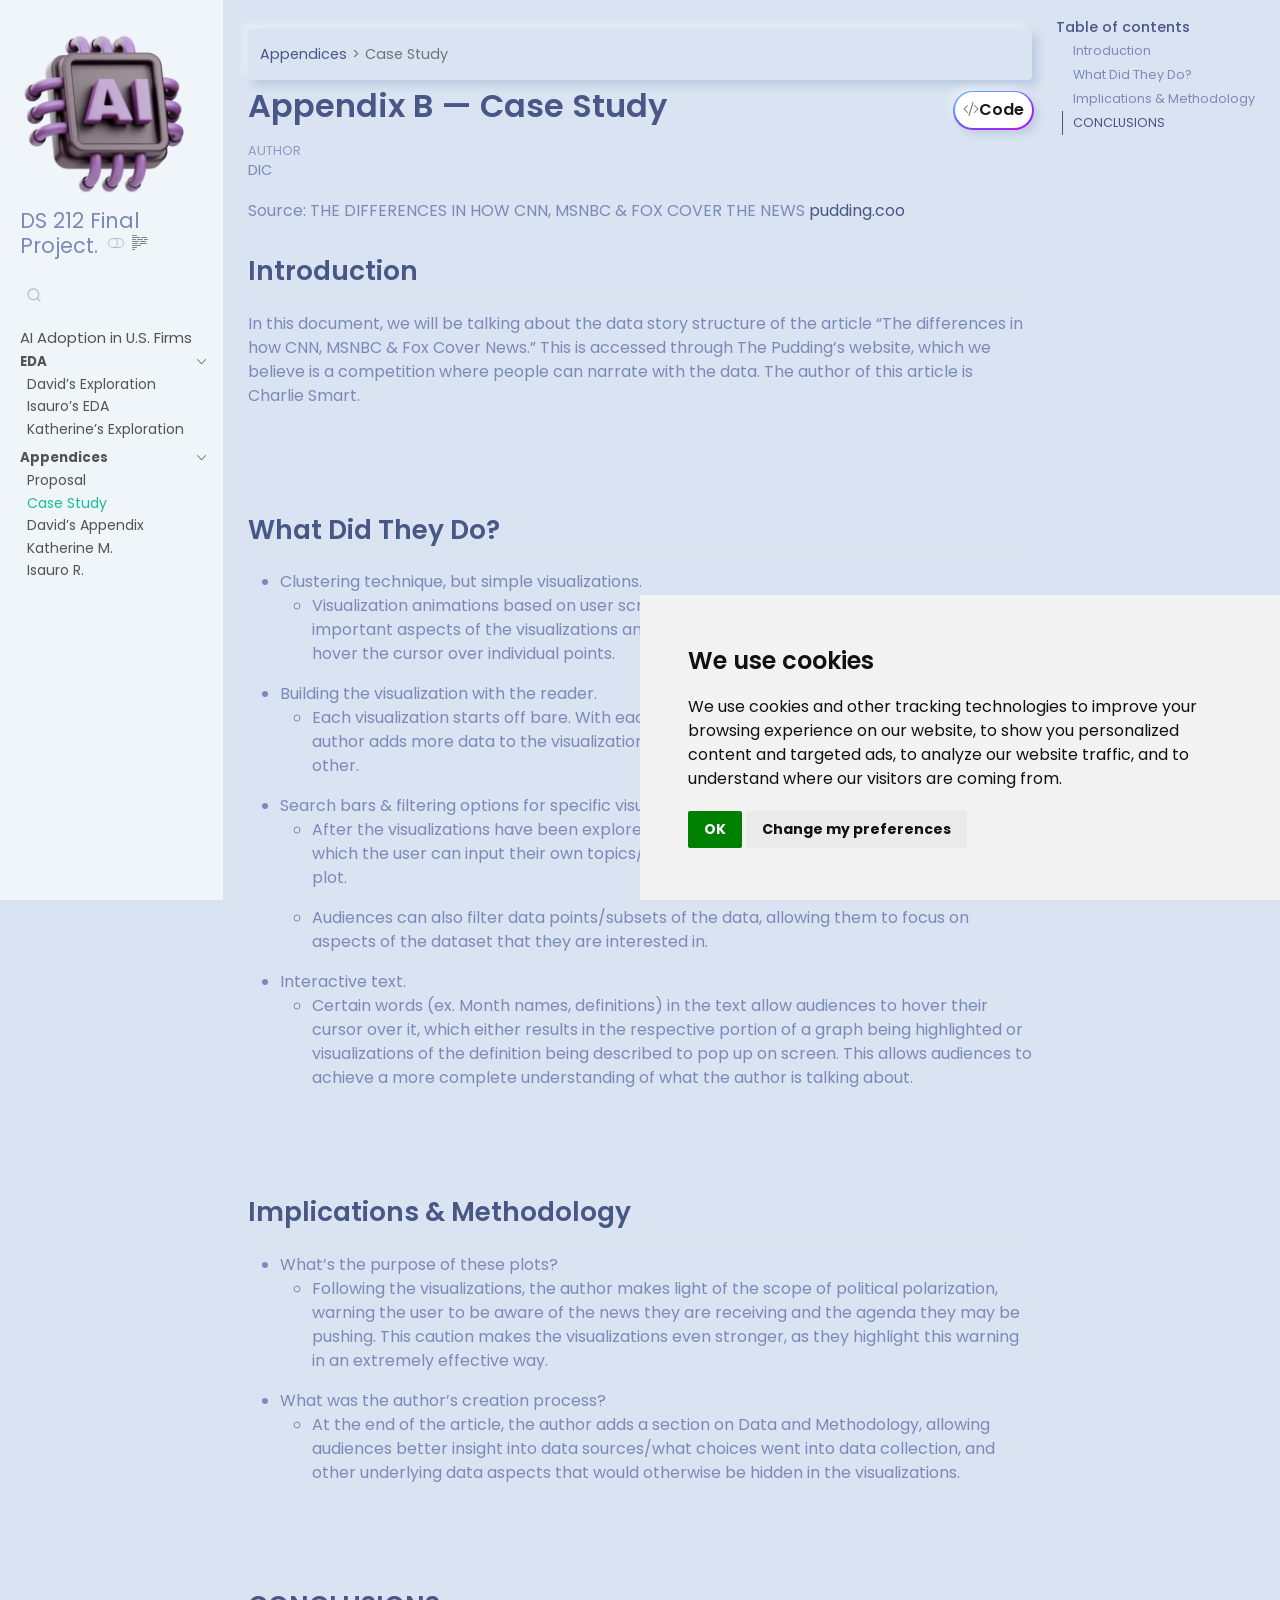
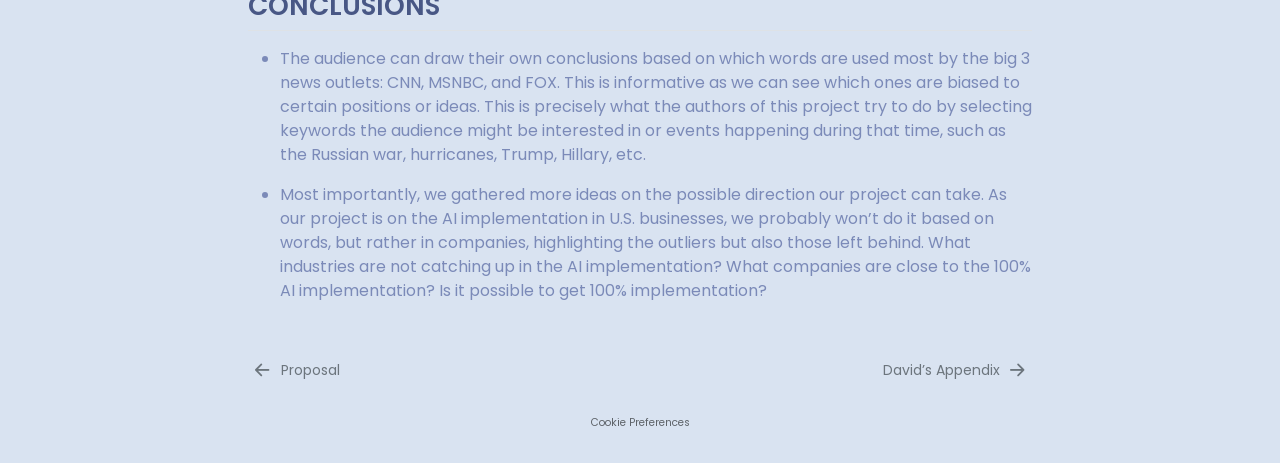
<file: appx/case-study.html>
<!DOCTYPE html>
<html xmlns="http://www.w3.org/1999/xhtml" lang="en" xml:lang="en"><head>

<meta charset="utf-8">
<meta name="generator" content="quarto-1.9.37">

<meta name="viewport" content="width=device-width, initial-scale=1.0, user-scalable=yes">

<meta name="author" content="DIC">

<title>Appendix B — Case Study – AI Usage in the U.S. Companies</title>
<style>
/* Default styles provided by pandoc.
** See https://pandoc.org/MANUAL.html#variables-for-html for config info.
*/
code{white-space: pre-wrap;}
span.smallcaps{font-variant: small-caps;}
div.columns{display: flex; gap: min(4vw, 1.5em);}
div.column{flex: auto; overflow-x: auto;}
div.hanging-indent{margin-left: 1.5em; text-indent: -1.5em;}
ul.task-list{list-style: none;}
ul.task-list li input[type="checkbox"] {
  width: 0.8em;
  margin: 0 0.8em 0.2em -1em; /* quarto-specific, see https://github.com/quarto-dev/quarto-cli/issues/4556 */ 
  vertical-align: middle;
}
/* CSS for syntax highlighting */
html { -webkit-text-size-adjust: 100%; }
pre > code.sourceCode { white-space: pre; position: relative; }
pre > code.sourceCode > span { display: inline-block; line-height: 1.25; }
pre > code.sourceCode > span:empty { height: 1.2em; }
.sourceCode { overflow: visible; }
code.sourceCode > span { color: inherit; text-decoration: inherit; }
div.sourceCode { margin: 1em 0; }
pre.sourceCode { margin: 0; }
@media screen {
div.sourceCode { overflow: auto; }
}
@media print {
pre > code.sourceCode { white-space: pre-wrap; }
pre > code.sourceCode > span { text-indent: -5em; padding-left: 5em; }
}
pre.numberSource code
  { counter-reset: source-line 0; }
pre.numberSource code > span
  { position: relative; left: -4em; counter-increment: source-line; }
pre.numberSource code > span > a:first-child::before
  { content: counter(source-line);
    position: relative; left: -1em; text-align: right; vertical-align: baseline;
    border: none; display: inline-block;
    -webkit-touch-callout: none; -webkit-user-select: none;
    -khtml-user-select: none; -moz-user-select: none;
    -ms-user-select: none; user-select: none;
    padding: 0 4px; width: 4em;
  }
pre.numberSource { margin-left: 3em;  padding-left: 4px; }
div.sourceCode
  {   }
@media screen {
pre > code.sourceCode > span > a:first-child::before { text-decoration: underline; }
}
</style>


<script src="../site_libs/quarto-nav/quarto-nav.js"></script>
<script src="../site_libs/clipboard/clipboard.min.js"></script>
<script src="../site_libs/quarto-search/autocomplete.umd.js"></script>
<script src="../site_libs/quarto-search/fuse.min.js"></script>
<script src="../site_libs/quarto-search/quarto-search.js"></script>
<meta name="quarto:offset" content="../">
<link href="../wa/david_appx.html" rel="next">
<link href="../appx/proposal.html" rel="prev">
<link href="../assets/ds212_logo.png" rel="icon" type="image/png">
<script src="../site_libs/cookie-consent/cookie-consent.js"></script>
<link href="../site_libs/cookie-consent/cookie-consent.css" rel="stylesheet">
<script src="../site_libs/quarto-html/quarto.js" type="module"></script>
<script src="../site_libs/quarto-html/tabsets/tabsets.js" type="module"></script>
<script src="../site_libs/quarto-html/popper.min.js"></script>
<script src="../site_libs/quarto-html/tippy.umd.min.js"></script>
<script src="../site_libs/quarto-html/anchor.min.js"></script>
<link href="../site_libs/quarto-html/tippy.css" rel="stylesheet">
<link href="../site_libs/quarto-html/quarto-syntax-highlighting-7f8f88aac4f3542376d5c11b86a4c14d.css" rel="stylesheet" class="quarto-color-scheme" id="quarto-text-highlighting-styles">
<link href="../site_libs/quarto-html/quarto-syntax-highlighting-dark-d0ae9245876894da5ac7e18953ecc5cc.css" rel="stylesheet" class="quarto-color-scheme quarto-color-alternate" id="quarto-text-highlighting-styles">
<link href="../site_libs/quarto-html/quarto-syntax-highlighting-7f8f88aac4f3542376d5c11b86a4c14d.css" rel="stylesheet" class="quarto-color-scheme-extra" id="quarto-text-highlighting-styles">
<script src="../site_libs/bootstrap/bootstrap.min.js"></script>
<link href="../site_libs/bootstrap/bootstrap-icons.css" rel="stylesheet">
<link href="../site_libs/bootstrap/bootstrap-df65c8a788982e600b98d21ae0021b04.min.css" rel="stylesheet" append-hash="true" class="quarto-color-scheme" id="quarto-bootstrap" data-mode="light">
<link href="../site_libs/bootstrap/bootstrap-dark-5fb92d1800090af7833eba181834ae86.min.css" rel="stylesheet" append-hash="true" class="quarto-color-scheme quarto-color-alternate" id="quarto-bootstrap" data-mode="dark">
<link href="../site_libs/bootstrap/bootstrap-df65c8a788982e600b98d21ae0021b04.min.css" rel="stylesheet" append-hash="true" class="quarto-color-scheme-extra" id="quarto-bootstrap" data-mode="light">
<script id="quarto-search-options" type="application/json">{
  "location": "sidebar",
  "copy-button": false,
  "collapse-after": 3,
  "panel-placement": "start",
  "type": "textbox",
  "limit": 50,
  "keyboard-shortcut": [
    "f",
    "/",
    "s"
  ],
  "show-item-context": false,
  "language": {
    "search-no-results-text": "No results",
    "search-matching-documents-text": "matching documents",
    "search-copy-link-title": "Copy link to search",
    "search-hide-matches-text": "Hide additional matches",
    "search-more-match-text": "more match in this document",
    "search-more-matches-text": "more matches in this document",
    "search-clear-button-title": "Clear",
    "search-text-placeholder": "",
    "search-detached-cancel-button-title": "Cancel",
    "search-submit-button-title": "Submit",
    "search-label": "Search"
  }
}</script>

<script type="text/javascript" charset="UTF-8">
document.addEventListener('DOMContentLoaded', function () {
cookieconsent.run({
  "notice_banner_type":"simple",
  "consent_type":"implied",
  "palette":"light",
  "language":"en",
  "page_load_consent_levels":["strictly-necessary","functionality","tracking","targeting"],
  "notice_banner_reject_button_hide":false,
  "preferences_center_close_button_hide":false,
  "website_name":""
  ,
"language":"en"
  });
});
</script> 
  
<style>html{ scroll-behavior: smooth; }</style>


<link rel="stylesheet" href="../style/custom.css">
</head>

<body class="nav-sidebar docked quarto-light"><script id="quarto-html-before-body" type="application/javascript">
    const toggleBodyColorMode = (bsSheetEl) => {
      const mode = bsSheetEl.getAttribute("data-mode");
      const bodyEl = window.document.querySelector("body");
      if (mode === "dark") {
        bodyEl.classList.add("quarto-dark");
        bodyEl.classList.remove("quarto-light");
      } else {
        bodyEl.classList.add("quarto-light");
        bodyEl.classList.remove("quarto-dark");
      }
    }
    const toggleBodyColorPrimary = () => {
      const bsSheetEl = window.document.querySelector("link#quarto-bootstrap:not([rel=disabled-stylesheet])");
      if (bsSheetEl) {
        toggleBodyColorMode(bsSheetEl);
      }
    }
    const setColorSchemeToggle = (alternate) => {
      const toggles = window.document.querySelectorAll('.quarto-color-scheme-toggle');
      for (let i=0; i < toggles.length; i++) {
        const toggle = toggles[i];
        if (toggle) {
          if (alternate) {
            toggle.classList.add("alternate");
          } else {
            toggle.classList.remove("alternate");
          }
        }
      }
    };
    const toggleColorMode = (alternate) => {
      // Switch the stylesheets
      const primaryStylesheets = window.document.querySelectorAll('link.quarto-color-scheme:not(.quarto-color-alternate)');
      const alternateStylesheets = window.document.querySelectorAll('link.quarto-color-scheme.quarto-color-alternate');
      manageTransitions('#quarto-margin-sidebar .nav-link', false);
      if (alternate) {
        // note: dark is layered on light, we don't disable primary!
        enableStylesheet(alternateStylesheets);
        for (const sheetNode of alternateStylesheets) {
          if (sheetNode.id === "quarto-bootstrap") {
            toggleBodyColorMode(sheetNode);
          }
        }
      } else {
        disableStylesheet(alternateStylesheets);
        enableStylesheet(primaryStylesheets)
        toggleBodyColorPrimary();
      }
      manageTransitions('#quarto-margin-sidebar .nav-link', true);
      // Switch the toggles
      setColorSchemeToggle(alternate)
      // Hack to workaround the fact that safari doesn't
      // properly recolor the scrollbar when toggling (#1455)
      if (navigator.userAgent.indexOf('Safari') > 0 && navigator.userAgent.indexOf('Chrome') == -1) {
        manageTransitions("body", false);
        window.scrollTo(0, 1);
        setTimeout(() => {
          window.scrollTo(0, 0);
          manageTransitions("body", true);
        }, 40);
      }
    }
    const disableStylesheet = (stylesheets) => {
      for (let i=0; i < stylesheets.length; i++) {
        const stylesheet = stylesheets[i];
        stylesheet.rel = 'disabled-stylesheet';
      }
    }
    const enableStylesheet = (stylesheets) => {
      for (let i=0; i < stylesheets.length; i++) {
        const stylesheet = stylesheets[i];
        if(stylesheet.rel !== 'stylesheet') { // for Chrome, which will still FOUC without this check
          stylesheet.rel = 'stylesheet';
        }
      }
    }
    const manageTransitions = (selector, allowTransitions) => {
      const els = window.document.querySelectorAll(selector);
      for (let i=0; i < els.length; i++) {
        const el = els[i];
        if (allowTransitions) {
          el.classList.remove('notransition');
        } else {
          el.classList.add('notransition');
        }
      }
    }
    const isFileUrl = () => {
      return window.location.protocol === 'file:';
    }
    const hasAlternateSentinel = () => {
      let styleSentinel = getColorSchemeSentinel();
      if (styleSentinel !== null) {
        return styleSentinel === "alternate";
      } else {
        return false;
      }
    }
    const setStyleSentinel = (alternate) => {
      const value = alternate ? "alternate" : "default";
      if (!isFileUrl()) {
        window.localStorage.setItem("quarto-color-scheme", value);
      } else {
        localAlternateSentinel = value;
      }
    }
    const getColorSchemeSentinel = () => {
      if (!isFileUrl()) {
        const storageValue = window.localStorage.getItem("quarto-color-scheme");
        return storageValue != null ? storageValue : localAlternateSentinel;
      } else {
        return localAlternateSentinel;
      }
    }
    const toggleGiscusIfUsed = (isAlternate, darkModeDefault) => {
      const baseTheme = document.querySelector('#giscus-base-theme')?.value ?? 'light';
      const alternateTheme = document.querySelector('#giscus-alt-theme')?.value ?? 'dark';
      let newTheme = '';
      if(authorPrefersDark) {
        newTheme = isAlternate ? baseTheme : alternateTheme;
      } else {
        newTheme = isAlternate ? alternateTheme : baseTheme;
      }
      const changeGiscusTheme = () => {
        // From: https://github.com/giscus/giscus/issues/336
        const sendMessage = (message) => {
          const iframe = document.querySelector('iframe.giscus-frame');
          if (!iframe) return;
          iframe.contentWindow.postMessage({ giscus: message }, 'https://giscus.app');
        }
        sendMessage({
          setConfig: {
            theme: newTheme
          }
        });
      }
      const isGiscussLoaded = window.document.querySelector('iframe.giscus-frame') !== null;
      if (isGiscussLoaded) {
        changeGiscusTheme();
      }
    };
    const authorPrefersDark = false;
    const darkModeDefault = authorPrefersDark;
      document.querySelector('link#quarto-text-highlighting-styles.quarto-color-scheme-extra').rel = 'disabled-stylesheet';
      document.querySelector('link#quarto-bootstrap.quarto-color-scheme-extra').rel = 'disabled-stylesheet';
    let localAlternateSentinel = darkModeDefault ? 'alternate' : 'default';
    // Dark / light mode switch
    window.quartoToggleColorScheme = () => {
      // Read the current dark / light value
      let toAlternate = !hasAlternateSentinel();
      toggleColorMode(toAlternate);
      setStyleSentinel(toAlternate);
      toggleGiscusIfUsed(toAlternate, darkModeDefault);
      window.dispatchEvent(new Event('resize'));
    };
    // Switch to dark mode if need be
    if (hasAlternateSentinel()) {
      toggleColorMode(true);
    } else {
      toggleColorMode(false);
    }
  </script>

<div id="quarto-search-results"></div>
  <header id="quarto-header" class="headroom fixed-top">
  <nav class="quarto-secondary-nav">
    <div class="container-fluid d-flex">
      <button type="button" class="quarto-btn-toggle btn" data-bs-toggle="collapse" role="button" data-bs-target=".quarto-sidebar-collapse-item" aria-controls="quarto-sidebar" aria-expanded="false" aria-label="Toggle sidebar navigation" onclick="if (window.quartoToggleHeadroom) { window.quartoToggleHeadroom(); }">
        <i class="bi bi-layout-text-sidebar-reverse"></i>
      </button>
        <nav class="quarto-page-breadcrumbs" aria-label="breadcrumb"><ol class="breadcrumb"><li class="breadcrumb-item"><a href="../appx/proposal.html">Appendices</a></li><li class="breadcrumb-item"><a href="../appx/case-study.html"><span class="chapter-title">Case Study</span></a></li></ol></nav>
        <a class="flex-grow-1" role="navigation" data-bs-toggle="collapse" data-bs-target=".quarto-sidebar-collapse-item" aria-controls="quarto-sidebar" aria-expanded="false" aria-label="Toggle sidebar navigation" onclick="if (window.quartoToggleHeadroom) { window.quartoToggleHeadroom(); }">      
        </a>
      <button type="button" class="btn quarto-search-button" aria-label="Search" onclick="window.quartoOpenSearch();">
        <i class="bi bi-search"></i>
      </button>
    </div>
  </nav>
</header>
<!-- content -->
<div id="quarto-content" class="quarto-container page-columns page-rows-contents page-layout-full">
<!-- sidebar -->
  <nav id="quarto-sidebar" class="sidebar collapse collapse-horizontal quarto-sidebar-collapse-item sidebar-navigation docked overflow-auto">
    <div class="pt-lg-2 mt-2 text-left sidebar-header sidebar-header-stacked">
      <a href="../index.html" class="sidebar-logo-link">
      <img src="../assets/ds212_logo.png" alt="Random negative space illustration" class="sidebar-logo light-content py-0 d-lg-inline d-none">
      <img src="../assets/ds212_logo.png" alt="Random negative space illustration" class="sidebar-logo dark-content py-0 d-lg-inline d-none">
      </a>
    <div class="sidebar-title mb-0 py-0">
      <a href="../">DS 212 Final Project.</a> 
        <div class="sidebar-tools-main">
  <a href="" class="quarto-color-scheme-toggle quarto-navigation-tool  px-1" onclick="window.quartoToggleColorScheme(); return false;" title="Toggle dark mode"><i class="bi"></i></a>
  <a href="" class="quarto-reader-toggle quarto-navigation-tool px-1" onclick="window.quartoToggleReader(); return false;" title="Toggle reader mode">
  <div class="quarto-reader-toggle-btn">
  <i class="bi"></i>
  </div>
</a>
</div>
    </div>
      </div>
        <div class="mt-2 flex-shrink-0 align-items-center">
        <div class="sidebar-search">
        <div id="quarto-search" class="" title="Search"></div>
        </div>
        </div>
    <div class="sidebar-menu-container"> 
    <ul class="list-unstyled mt-1">
        <li class="sidebar-item">
  <div class="sidebar-item-container"> 
  <a href="../index.html" class="sidebar-item-text sidebar-link"><span class="chapter-title">AI Adoption in U.S. Firms</span></a>
  </div>
</li>
        <li class="sidebar-item sidebar-item-section">
      <div class="sidebar-item-container"> 
            <a class="sidebar-item-text sidebar-link text-start" data-bs-toggle="collapse" data-bs-target="#quarto-sidebar-section-1" role="navigation" aria-expanded="true">
 <span class="menu-text">EDA</span></a>
          <a class="sidebar-item-toggle text-start" data-bs-toggle="collapse" data-bs-target="#quarto-sidebar-section-1" role="navigation" aria-expanded="true" aria-label="Toggle section">
            <i class="bi bi-chevron-right ms-2"></i>
          </a> 
      </div>
      <ul id="quarto-sidebar-section-1" class="collapse list-unstyled sidebar-section depth1 show">  
          <li class="sidebar-item">
  <div class="sidebar-item-container"> 
  <a href="../eda/eda_David.html" class="sidebar-item-text sidebar-link"><span class="chapter-title">David’s Exploration</span></a>
  </div>
</li>
          <li class="sidebar-item">
  <div class="sidebar-item-container"> 
  <a href="../eda/eda_Isauro.html" class="sidebar-item-text sidebar-link"><span class="chapter-title">Isauro’s EDA</span></a>
  </div>
</li>
          <li class="sidebar-item">
  <div class="sidebar-item-container"> 
  <a href="../eda/eda_Katherine.html" class="sidebar-item-text sidebar-link"><span class="chapter-title">Katherine’s Exploration</span></a>
  </div>
</li>
      </ul>
  </li>
        <li class="sidebar-item sidebar-item-section">
      <div class="sidebar-item-container"> 
            <a class="sidebar-item-text sidebar-link text-start" data-bs-toggle="collapse" data-bs-target="#quarto-sidebar-section-2" role="navigation" aria-expanded="true">
 <span class="menu-text">Appendices</span></a>
          <a class="sidebar-item-toggle text-start" data-bs-toggle="collapse" data-bs-target="#quarto-sidebar-section-2" role="navigation" aria-expanded="true" aria-label="Toggle section">
            <i class="bi bi-chevron-right ms-2"></i>
          </a> 
      </div>
      <ul id="quarto-sidebar-section-2" class="collapse list-unstyled sidebar-section depth1 show">  
          <li class="sidebar-item">
  <div class="sidebar-item-container"> 
  <a href="../appx/proposal.html" class="sidebar-item-text sidebar-link"><span class="chapter-title">Proposal</span></a>
  </div>
</li>
          <li class="sidebar-item">
  <div class="sidebar-item-container"> 
  <a href="../appx/case-study.html" class="sidebar-item-text sidebar-link active"><span class="chapter-title">Case Study</span></a>
  </div>
</li>
          <li class="sidebar-item">
  <div class="sidebar-item-container"> 
  <a href="../wa/david_appx.html" class="sidebar-item-text sidebar-link"><span class="chapter-title">David’s Appendix</span></a>
  </div>
</li>
          <li class="sidebar-item">
  <div class="sidebar-item-container"> 
  <a href="../wa/katherine_appx.html" class="sidebar-item-text sidebar-link"><span class="chapter-title">Katherine M.</span></a>
  </div>
</li>
          <li class="sidebar-item">
  <div class="sidebar-item-container"> 
  <a href="../wa/isauro_appx.html" class="sidebar-item-text sidebar-link"><span class="chapter-title">Isauro R.</span></a>
  </div>
</li>
      </ul>
  </li>
    </ul>
    </div>
</nav>
<div id="quarto-sidebar-glass" class="quarto-sidebar-collapse-item" data-bs-toggle="collapse" data-bs-target=".quarto-sidebar-collapse-item"></div>
<!-- margin-sidebar -->
    <div id="quarto-margin-sidebar" class="sidebar margin-sidebar">
        <nav id="TOC" role="doc-toc" class="toc-active" data-toc-expanded="99">
    <h2 id="toc-title">Table of contents</h2>
   
  <ul>
  <li><a href="#introduction" id="toc-introduction" class="nav-link active" data-scroll-target="#introduction">Introduction</a></li>
  <li><a href="#what-did-they-do" id="toc-what-did-they-do" class="nav-link" data-scroll-target="#what-did-they-do">What Did They Do?</a></li>
  <li><a href="#implications-methodology" id="toc-implications-methodology" class="nav-link" data-scroll-target="#implications-methodology">Implications &amp; Methodology</a></li>
  <li><a href="#conclusions" id="toc-conclusions" class="nav-link" data-scroll-target="#conclusions">CONCLUSIONS</a></li>
  </ul>
</nav>
    </div>
<!-- main -->
<main class="content column-body" id="quarto-document-content">


<header id="title-block-header" class="quarto-title-block default"><nav class="quarto-page-breadcrumbs quarto-title-breadcrumbs d-none d-lg-block" aria-label="breadcrumb"><ol class="breadcrumb"><li class="breadcrumb-item"><a href="../appx/proposal.html">Appendices</a></li><li class="breadcrumb-item"><a href="../appx/case-study.html"><span class="chapter-title">Case Study</span></a></li></ol></nav>
<div class="quarto-title">
<div class="quarto-title-block"><div><h1 class="title">Appendix B — Case Study</h1><button type="button" class="btn code-tools-button" id="quarto-code-tools-source"><i class="bi"></i> Code</button></div></div>
</div>



<div class="quarto-title-meta column-body">

    <div>
    <div class="quarto-title-meta-heading">Author</div>
    <div class="quarto-title-meta-contents">
             <p>DIC </p>
          </div>
  </div>
    
  
    
  </div>
  


</header>


<p>Source: THE DIFFERENCES IN HOW CNN, MSNBC &amp; FOX COVER THE NEWS <a href="https://pudding.cool/2018/01/chyrons/">pudding.coo</a></p>
<section id="introduction" class="level2">
<h2 class="anchored" data-anchor-id="introduction">Introduction</h2>
<p>In this document, we will be talking about the data story structure of the article “The differences in how CNN, MSNBC &amp; Fox Cover News.” This is accessed through The Pudding’s website, which we believe is a competition where people can narrate with the data. The author of this article is Charlie Smart.</p>
</section>
<section id="what-did-they-do" class="level2">
<h2 class="anchored" data-anchor-id="what-did-they-do">What Did They Do?</h2>
<ul>
<li><p>Clustering technique, but simple visualizations.</p>
<ul>
<li>Visualization animations based on user scrolling bring the reader’s attention to different, important aspects of the visualizations and different subsets in the data. Readers can hover the cursor over individual points.</li>
</ul></li>
<li><p>Building the visualization with the reader.</p>
<ul>
<li>Each visualization starts off bare. With each paragraph of text to the side of the viz, the author adds more data to the visualization, allowing text and viz to complement each other.&nbsp; &nbsp;</li>
</ul></li>
<li><p>Search bars &amp; filtering options for specific visualizations.&nbsp;</p>
<ul>
<li><p>After the visualizations have been explored fully, the author gives the user a search bar, in which the user can input their own topics/key words and see how they’re reflected in each plot.</p></li>
<li><p>Audiences can also filter data points/subsets of the data, allowing them to focus on aspects of the dataset that they are interested in.&nbsp;</p></li>
</ul></li>
<li><p>Interactive text.&nbsp;</p>
<ul>
<li>Certain words (ex. Month names, definitions) in the text allow audiences to hover their cursor over it, which either results in the respective portion of a graph being highlighted or visualizations of the definition being described to pop up on screen. This allows audiences to achieve a more complete understanding of what the author is talking about.</li>
</ul></li>
</ul>
</section>
<section id="implications-methodology" class="level2">
<h2 class="anchored" data-anchor-id="implications-methodology">Implications &amp; Methodology</h2>
<ul>
<li><p>What’s the purpose of these plots?</p>
<ul>
<li>Following the visualizations, the author makes light of the scope of political polarization, warning the user to be aware of the news they are receiving and the agenda they may be pushing. This caution makes the visualizations even stronger, as they highlight this warning in an extremely effective way.</li>
</ul></li>
<li><p>What was the author’s creation process?</p>
<ul>
<li>At the end of the article, the author adds a section on Data and Methodology, allowing audiences better insight into data sources/what choices went into data collection, and other underlying data aspects that would otherwise be hidden in the visualizations.&nbsp;</li>
</ul></li>
</ul>
</section>
<section id="conclusions" class="level2">
<h2 class="anchored" data-anchor-id="conclusions">CONCLUSIONS</h2>
<ul>
<li><p>The audience can draw their own conclusions based on which words are used most by the big 3 news outlets: CNN, MSNBC, and FOX. This is informative as we can see which ones are biased to certain positions or ideas. This is precisely what the authors of this project try to do by selecting keywords the audience might be interested in or events happening during that time, such as the Russian war, hurricanes, Trump, Hillary, etc.&nbsp;</p></li>
<li><p>Most importantly, we gathered more ideas on the possible direction our project can take. As our project is on the AI implementation in U.S. businesses, we probably won’t do it based on words, but rather in companies, highlighting the outliers but also those left behind. What industries are not catching up in the AI implementation? What companies are close to the 100% AI implementation? Is it possible to get 100% implementation?</p></li>
</ul>


<!-- -->

</section>

</main> <!-- /main -->
<script id="quarto-html-after-body" type="application/javascript">
  window.document.addEventListener("DOMContentLoaded", function (event) {
    // Ensure there is a toggle, if there isn't float one in the top right
    if (window.document.querySelector('.quarto-color-scheme-toggle') === null) {
      const a = window.document.createElement('a');
      a.classList.add('top-right');
      a.classList.add('quarto-color-scheme-toggle');
      a.href = "";
      a.onclick = function() { try { window.quartoToggleColorScheme(); } catch {} return false; };
      const i = window.document.createElement("i");
      i.classList.add('bi');
      a.appendChild(i);
      window.document.body.appendChild(a);
    }
    setColorSchemeToggle(hasAlternateSentinel())
    const icon = "";
    const anchorJS = new window.AnchorJS();
    anchorJS.options = {
      placement: 'right',
      icon: icon
    };
    anchorJS.add('.anchored');
    const isCodeAnnotation = (el) => {
      for (const clz of el.classList) {
        if (clz.startsWith('code-annotation-')) {                     
          return true;
        }
      }
      return false;
    }
    const onCopySuccess = function(e) {
      // button target
      const button = e.trigger;
      // don't keep focus
      button.blur();
      // flash "checked"
      button.classList.add('code-copy-button-checked');
      var currentTitle = button.getAttribute("title");
      button.setAttribute("title", "Copied!");
      let tooltip;
      if (window.bootstrap) {
        button.setAttribute("data-bs-toggle", "tooltip");
        button.setAttribute("data-bs-placement", "left");
        button.setAttribute("data-bs-title", "Copied!");
        tooltip = new bootstrap.Tooltip(button, 
          { trigger: "manual", 
            customClass: "code-copy-button-tooltip",
            offset: [0, -8]});
        tooltip.show();    
      }
      setTimeout(function() {
        if (tooltip) {
          tooltip.hide();
          button.removeAttribute("data-bs-title");
          button.removeAttribute("data-bs-toggle");
          button.removeAttribute("data-bs-placement");
        }
        button.setAttribute("title", currentTitle);
        button.classList.remove('code-copy-button-checked');
      }, 1000);
      // clear code selection
      e.clearSelection();
    }
    const getTextToCopy = function(trigger) {
      const outerScaffold = trigger.parentElement.cloneNode(true);
      const codeEl = outerScaffold.querySelector('code');
      for (const childEl of codeEl.children) {
        if (isCodeAnnotation(childEl)) {
          childEl.remove();
        }
      }
      return codeEl.innerText;
    }
    const clipboard = new window.ClipboardJS('.code-copy-button:not([data-in-quarto-modal])', {
      text: getTextToCopy
    });
    clipboard.on('success', onCopySuccess);
    if (window.document.getElementById('quarto-embedded-source-code-modal')) {
      const clipboardModal = new window.ClipboardJS('.code-copy-button[data-in-quarto-modal]', {
        text: getTextToCopy,
        container: window.document.getElementById('quarto-embedded-source-code-modal')
      });
      clipboardModal.on('success', onCopySuccess);
    }
    const viewSource = window.document.getElementById('quarto-view-source') ||
                       window.document.getElementById('quarto-code-tools-source');
    if (viewSource) {
      const sourceUrl = viewSource.getAttribute("data-quarto-source-url");
      viewSource.addEventListener("click", function(e) {
        if (sourceUrl) {
          // rstudio viewer pane
          if (/\bcapabilities=\b/.test(window.location)) {
            window.open(sourceUrl);
          } else {
            window.location.href = sourceUrl;
          }
        } else {
          const modal = new bootstrap.Modal(document.getElementById('quarto-embedded-source-code-modal'));
          modal.show();
        }
        return false;
      });
    }
    function toggleCodeHandler(show) {
      return function(e) {
        const detailsSrc = window.document.querySelectorAll(".cell > details > .sourceCode");
        for (let i=0; i<detailsSrc.length; i++) {
          const details = detailsSrc[i].parentElement;
          if (show) {
            details.open = true;
          } else {
            details.removeAttribute("open");
          }
        }
        const cellCodeDivs = window.document.querySelectorAll(".cell > .sourceCode");
        const fromCls = show ? "hidden" : "unhidden";
        const toCls = show ? "unhidden" : "hidden";
        for (let i=0; i<cellCodeDivs.length; i++) {
          const codeDiv = cellCodeDivs[i];
          if (codeDiv.classList.contains(fromCls)) {
            codeDiv.classList.remove(fromCls);
            codeDiv.classList.add(toCls);
          } 
        }
        return false;
      }
    }
    const hideAllCode = window.document.getElementById("quarto-hide-all-code");
    if (hideAllCode) {
      hideAllCode.addEventListener("click", toggleCodeHandler(false));
    }
    const showAllCode = window.document.getElementById("quarto-show-all-code");
    if (showAllCode) {
      showAllCode.addEventListener("click", toggleCodeHandler(true));
    }
      var localhostRegex = new RegExp(/^(?:http|https):\/\/localhost\:?[0-9]*\//);
      var mailtoRegex = new RegExp(/^mailto:/);
        var filterRegex = new RegExp('/' + window.location.host + '/');
      var isInternal = (href) => {
          return filterRegex.test(href) || localhostRegex.test(href) || mailtoRegex.test(href);
      }
      // Inspect non-navigation links and adorn them if external
     var links = window.document.querySelectorAll('a[href]:not(.nav-link):not(.navbar-brand):not(.toc-action):not(.sidebar-link):not(.sidebar-item-toggle):not(.pagination-link):not(.no-external):not([aria-hidden]):not(.dropdown-item):not(.quarto-navigation-tool):not(.about-link)');
      for (var i=0; i<links.length; i++) {
        const link = links[i];
        if (!isInternal(link.href)) {
          // undo the damage that might have been done by quarto-nav.js in the case of
          // links that we want to consider external
          if (link.dataset.originalHref !== undefined) {
            link.href = link.dataset.originalHref;
          }
            // target, if specified
            link.setAttribute("target", "_blank");
            if (link.getAttribute("rel") === null) {
              link.setAttribute("rel", "noopener");
            }
        }
      }
    function tippyHover(el, contentFn, onTriggerFn, onUntriggerFn) {
      const config = {
        allowHTML: true,
        maxWidth: 500,
        delay: 100,
        arrow: false,
        appendTo: function(el) {
            return el.parentElement;
        },
        interactive: true,
        interactiveBorder: 10,
        theme: 'quarto',
        placement: 'bottom-start',
      };
      if (contentFn) {
        config.content = contentFn;
      }
      if (onTriggerFn) {
        config.onTrigger = onTriggerFn;
      }
      if (onUntriggerFn) {
        config.onUntrigger = onUntriggerFn;
      }
      window.tippy(el, config); 
    }
    const noterefs = window.document.querySelectorAll('a[role="doc-noteref"]');
    for (var i=0; i<noterefs.length; i++) {
      const ref = noterefs[i];
      tippyHover(ref, function() {
        // use id or data attribute instead here
        let href = ref.getAttribute('data-footnote-href') || ref.getAttribute('href');
        try { href = new URL(href).hash; } catch {}
        const id = href.replace(/^#\/?/, "");
        const note = window.document.getElementById(id);
        if (note) {
          return note.innerHTML;
        } else {
          return "";
        }
      });
    }
    const xrefs = window.document.querySelectorAll('a.quarto-xref');
    const processXRef = (id, note) => {
      // Strip column container classes
      const stripColumnClz = (el) => {
        el.classList.remove("page-full", "page-columns");
        if (el.children) {
          for (const child of el.children) {
            stripColumnClz(child);
          }
        }
      }
      stripColumnClz(note)
      if (id === null || id.startsWith('sec-')) {
        // Special case sections, only their first couple elements
        const container = document.createElement("div");
        if (note.children && note.children.length > 2) {
          container.appendChild(note.children[0].cloneNode(true));
          for (let i = 1; i < note.children.length; i++) {
            const child = note.children[i];
            if (child.tagName === "P" && child.innerText === "") {
              continue;
            } else {
              container.appendChild(child.cloneNode(true));
              break;
            }
          }
          if (window.Quarto?.typesetMath) {
            window.Quarto.typesetMath(container);
          }
          return container.innerHTML
        } else {
          if (window.Quarto?.typesetMath) {
            window.Quarto.typesetMath(note);
          }
          return note.innerHTML;
        }
      } else {
        // Remove any anchor links if they are present
        const anchorLink = note.querySelector('a.anchorjs-link');
        if (anchorLink) {
          anchorLink.remove();
        }
        if (window.Quarto?.typesetMath) {
          window.Quarto.typesetMath(note);
        }
        if (note.classList.contains("callout")) {
          return note.outerHTML;
        } else {
          return note.innerHTML;
        }
      }
    }
    for (var i=0; i<xrefs.length; i++) {
      const xref = xrefs[i];
      tippyHover(xref, undefined, function(instance) {
        instance.disable();
        let url = xref.getAttribute('href');
        let hash = undefined; 
        if (url.startsWith('#')) {
          hash = url;
        } else {
          try { hash = new URL(url).hash; } catch {}
        }
        if (hash) {
          const id = hash.replace(/^#\/?/, "");
          const note = window.document.getElementById(id);
          if (note !== null) {
            try {
              const html = processXRef(id, note.cloneNode(true));
              instance.setContent(html);
            } finally {
              instance.enable();
              instance.show();
            }
          } else {
            // See if we can fetch this
            fetch(url.split('#')[0])
            .then(res => res.text())
            .then(html => {
              const parser = new DOMParser();
              const htmlDoc = parser.parseFromString(html, "text/html");
              const note = htmlDoc.getElementById(id);
              if (note !== null) {
                const html = processXRef(id, note);
                instance.setContent(html);
              } 
            }).finally(() => {
              instance.enable();
              instance.show();
            });
          }
        } else {
          // See if we can fetch a full url (with no hash to target)
          // This is a special case and we should probably do some content thinning / targeting
          fetch(url)
          .then(res => res.text())
          .then(html => {
            const parser = new DOMParser();
            const htmlDoc = parser.parseFromString(html, "text/html");
            const note = htmlDoc.querySelector('main.content');
            if (note !== null) {
              // This should only happen for chapter cross references
              // (since there is no id in the URL)
              // remove the first header
              if (note.children.length > 0 && note.children[0].tagName === "HEADER") {
                note.children[0].remove();
              }
              const html = processXRef(null, note);
              instance.setContent(html);
            } 
          }).finally(() => {
            instance.enable();
            instance.show();
          });
        }
      }, function(instance) {
      });
    }
        let selectedAnnoteEl;
        const selectorForAnnotation = ( cell, annotation) => {
          let cellAttr = 'data-code-cell="' + cell + '"';
          let lineAttr = 'data-code-annotation="' +  annotation + '"';
          const selector = 'span[' + cellAttr + '][' + lineAttr + ']';
          return selector;
        }
        const selectCodeLines = (annoteEl) => {
          const doc = window.document;
          const targetCell = annoteEl.getAttribute("data-target-cell");
          const targetAnnotation = annoteEl.getAttribute("data-target-annotation");
          const annoteSpan = window.document.querySelector(selectorForAnnotation(targetCell, targetAnnotation));
          const lines = annoteSpan.getAttribute("data-code-lines").split(",");
          const lineIds = lines.map((line) => {
            return targetCell + "-" + line;
          })
          let top = null;
          let height = null;
          let parent = null;
          if (lineIds.length > 0) {
              //compute the position of the single el (top and bottom and make a div)
              const el = window.document.getElementById(lineIds[0]);
              top = el.offsetTop;
              height = el.offsetHeight;
              parent = el.parentElement.parentElement;
            if (lineIds.length > 1) {
              const lastEl = window.document.getElementById(lineIds[lineIds.length - 1]);
              const bottom = lastEl.offsetTop + lastEl.offsetHeight;
              height = bottom - top;
            }
            if (top !== null && height !== null && parent !== null) {
              // cook up a div (if necessary) and position it 
              let div = window.document.getElementById("code-annotation-line-highlight");
              if (div === null) {
                div = window.document.createElement("div");
                div.setAttribute("id", "code-annotation-line-highlight");
                div.style.position = 'absolute';
                parent.appendChild(div);
              }
              div.style.top = top - 2 + "px";
              div.style.height = height + 4 + "px";
              div.style.left = 0;
              let gutterDiv = window.document.getElementById("code-annotation-line-highlight-gutter");
              if (gutterDiv === null) {
                gutterDiv = window.document.createElement("div");
                gutterDiv.setAttribute("id", "code-annotation-line-highlight-gutter");
                gutterDiv.style.position = 'absolute';
                const codeCell = window.document.getElementById(targetCell);
                const gutter = codeCell.querySelector('.code-annotation-gutter');
                gutter.appendChild(gutterDiv);
              }
              gutterDiv.style.top = top - 2 + "px";
              gutterDiv.style.height = height + 4 + "px";
            }
            selectedAnnoteEl = annoteEl;
          }
        };
        const unselectCodeLines = () => {
          const elementsIds = ["code-annotation-line-highlight", "code-annotation-line-highlight-gutter"];
          elementsIds.forEach((elId) => {
            const div = window.document.getElementById(elId);
            if (div) {
              div.remove();
            }
          });
          selectedAnnoteEl = undefined;
        };
          // Handle positioning of the toggle
      window.addEventListener(
        "resize",
        throttle(() => {
          elRect = undefined;
          if (selectedAnnoteEl) {
            selectCodeLines(selectedAnnoteEl);
          }
        }, 10)
      );
      function throttle(fn, ms) {
      let throttle = false;
      let timer;
        return (...args) => {
          if(!throttle) { // first call gets through
              fn.apply(this, args);
              throttle = true;
          } else { // all the others get throttled
              if(timer) clearTimeout(timer); // cancel #2
              timer = setTimeout(() => {
                fn.apply(this, args);
                timer = throttle = false;
              }, ms);
          }
        };
      }
        // Attach click handler to the DT
        const annoteDls = window.document.querySelectorAll('dt[data-target-cell]');
        for (const annoteDlNode of annoteDls) {
          annoteDlNode.addEventListener('click', (event) => {
            const clickedEl = event.target;
            if (clickedEl !== selectedAnnoteEl) {
              unselectCodeLines();
              const activeEl = window.document.querySelector('dt[data-target-cell].code-annotation-active');
              if (activeEl) {
                activeEl.classList.remove('code-annotation-active');
              }
              selectCodeLines(clickedEl);
              clickedEl.classList.add('code-annotation-active');
            } else {
              // Unselect the line
              unselectCodeLines();
              clickedEl.classList.remove('code-annotation-active');
            }
          });
        }
    const findCites = (el) => {
      const parentEl = el.parentElement;
      if (parentEl) {
        const cites = parentEl.dataset.cites;
        if (cites) {
          return {
            el,
            cites: cites.split(' ')
          };
        } else {
          return findCites(el.parentElement)
        }
      } else {
        return undefined;
      }
    };
    var bibliorefs = window.document.querySelectorAll('a[role="doc-biblioref"]');
    for (var i=0; i<bibliorefs.length; i++) {
      const ref = bibliorefs[i];
      const citeInfo = findCites(ref);
      if (citeInfo) {
        tippyHover(citeInfo.el, function() {
          var popup = window.document.createElement('div');
          citeInfo.cites.forEach(function(cite) {
            var citeDiv = window.document.createElement('div');
            citeDiv.classList.add('hanging-indent');
            citeDiv.classList.add('csl-entry');
            var biblioDiv = window.document.getElementById('ref-' + cite);
            if (biblioDiv) {
              citeDiv.innerHTML = biblioDiv.innerHTML;
            }
            popup.appendChild(citeDiv);
          });
          return popup.innerHTML;
        });
      }
    }
  });
  </script>
<nav class="page-navigation column-body">
  <div class="nav-page nav-page-previous">
      <a href="../appx/proposal.html" class="pagination-link" aria-label="Proposal">
        <i class="bi bi-arrow-left-short"></i> <span class="nav-page-text"><span class="chapter-title">Proposal</span></span>
      </a>          
  </div>
  <div class="nav-page nav-page-next">
      <a href="../wa/david_appx.html" class="pagination-link" aria-label="David's Appendix">
        <span class="nav-page-text"><span class="chapter-title">David’s Appendix</span></span> <i class="bi bi-arrow-right-short"></i>
      </a>
  </div>
</nav><div class="modal fade" id="quarto-embedded-source-code-modal" tabindex="-1" aria-labelledby="quarto-embedded-source-code-modal-label" aria-hidden="true"><div class="modal-dialog modal-dialog-scrollable"><div class="modal-content"><div class="modal-header"><h5 class="modal-title" id="quarto-embedded-source-code-modal-label">Source Code</h5><button class="btn-close" data-bs-dismiss="modal"></button></div><div class="modal-body"><div class="">
<div class="code-copy-outer-scaffold"><div class="sourceCode" id="cb1" data-shortcodes="false"><pre class="sourceCode numberSource markdown number-lines code-with-copy"><code class="sourceCode markdown"><span id="cb1-1"><a href="#cb1-1"></a><span class="co">---</span></span>
<span id="cb1-2"><a href="#cb1-2"></a><span class="an">title:</span><span class="co"> "Case Study"</span></span>
<span id="cb1-3"><a href="#cb1-3"></a><span class="an">author:</span><span class="co"> "DIC"</span></span>
<span id="cb1-4"><a href="#cb1-4"></a><span class="co">---</span></span>
<span id="cb1-5"><a href="#cb1-5"></a></span>
<span id="cb1-6"><a href="#cb1-6"></a>Source: THE DIFFERENCES IN HOW CNN, MSNBC &amp; FOX COVER THE NEWS <span class="co">[</span><span class="ot">pudding.coo</span><span class="co">](https://pudding.cool/2018/01/chyrons/)</span></span>
<span id="cb1-7"><a href="#cb1-7"></a></span>
<span id="cb1-8"><a href="#cb1-8"></a><span class="fu">## Introduction</span></span>
<span id="cb1-9"><a href="#cb1-9"></a></span>
<span id="cb1-10"><a href="#cb1-10"></a>In this document, we will be talking about the data story structure of the article “The differences in how CNN, MSNBC &amp; Fox Cover News.” This is accessed through The Pudding’s website, which we believe is a competition where people can narrate with the data.</span>
<span id="cb1-11"><a href="#cb1-11"></a>The author of this article is Charlie Smart.</span>
<span id="cb1-12"><a href="#cb1-12"></a></span>
<span id="cb1-13"><a href="#cb1-13"></a><span class="fu">## What Did They Do?</span></span>
<span id="cb1-14"><a href="#cb1-14"></a></span>
<span id="cb1-15"><a href="#cb1-15"></a><span class="ss">-   </span>Clustering technique, but simple visualizations.</span>
<span id="cb1-16"><a href="#cb1-16"></a></span>
<span id="cb1-17"><a href="#cb1-17"></a><span class="ss">    -   </span>Visualization animations based on user scrolling bring the reader's attention to different, important aspects of the visualizations and different subsets in the data. Readers can hover the cursor over individual points.</span>
<span id="cb1-18"><a href="#cb1-18"></a></span>
<span id="cb1-19"><a href="#cb1-19"></a><span class="ss">-   </span>Building the visualization with the reader.</span>
<span id="cb1-20"><a href="#cb1-20"></a></span>
<span id="cb1-21"><a href="#cb1-21"></a><span class="ss">    -   </span>Each visualization starts off bare. With each paragraph of text to the side of the viz, the author adds more data to the visualization, allowing text and viz to complement each other.&nbsp; &nbsp;</span>
<span id="cb1-22"><a href="#cb1-22"></a></span>
<span id="cb1-23"><a href="#cb1-23"></a><span class="ss">-   </span>Search bars &amp; filtering options for specific visualizations.&nbsp;</span>
<span id="cb1-24"><a href="#cb1-24"></a></span>
<span id="cb1-25"><a href="#cb1-25"></a><span class="ss">    -   </span>After the visualizations have been explored fully, the author gives the user a search bar, in which the user can input their own topics/key words and see how they’re reflected in each plot.</span>
<span id="cb1-26"><a href="#cb1-26"></a></span>
<span id="cb1-27"><a href="#cb1-27"></a><span class="ss">    -   </span>Audiences can also filter data points/subsets of the data, allowing them to focus on aspects of the dataset that they are interested in.&nbsp;</span>
<span id="cb1-28"><a href="#cb1-28"></a></span>
<span id="cb1-29"><a href="#cb1-29"></a><span class="ss">-   </span>Interactive text.&nbsp;</span>
<span id="cb1-30"><a href="#cb1-30"></a></span>
<span id="cb1-31"><a href="#cb1-31"></a><span class="ss">    -   </span>Certain words (ex. Month names, definitions) in the text allow audiences to hover their cursor over it, which either results in the respective portion of a graph being highlighted or visualizations of the definition being described to pop up on screen. This allows audiences to achieve a more complete understanding of what the author is talking about.</span>
<span id="cb1-32"><a href="#cb1-32"></a></span>
<span id="cb1-33"><a href="#cb1-33"></a><span class="fu">## Implications &amp; Methodology</span></span>
<span id="cb1-34"><a href="#cb1-34"></a></span>
<span id="cb1-35"><a href="#cb1-35"></a><span class="ss">-   </span>What’s the purpose of these plots?</span>
<span id="cb1-36"><a href="#cb1-36"></a></span>
<span id="cb1-37"><a href="#cb1-37"></a><span class="ss">    -   </span>Following the visualizations, the author makes light of the scope of political polarization, warning the user to be aware of the news they are receiving and the agenda they may be pushing. This caution makes the visualizations even stronger, as they highlight this warning in an extremely effective way.</span>
<span id="cb1-38"><a href="#cb1-38"></a></span>
<span id="cb1-39"><a href="#cb1-39"></a><span class="ss">-   </span>What was the author’s creation process?</span>
<span id="cb1-40"><a href="#cb1-40"></a></span>
<span id="cb1-41"><a href="#cb1-41"></a><span class="ss">    -   </span>At the end of the article, the author adds a section on Data and Methodology, allowing audiences better insight into data sources/what choices went into data collection, and other underlying data aspects that would otherwise be hidden in the visualizations.&nbsp;</span>
<span id="cb1-42"><a href="#cb1-42"></a></span>
<span id="cb1-43"><a href="#cb1-43"></a><span class="fu">## CONCLUSIONS</span></span>
<span id="cb1-44"><a href="#cb1-44"></a></span>
<span id="cb1-45"><a href="#cb1-45"></a><span class="ss">-   </span>The audience can draw their own conclusions based on which words are used most by the big 3 news outlets: CNN, MSNBC, and FOX.</span>
<span id="cb1-46"><a href="#cb1-46"></a>    This is informative as we can see which ones are biased to certain positions or ideas.</span>
<span id="cb1-47"><a href="#cb1-47"></a>    This is precisely what the authors of this project try to do by selecting keywords the audience might be interested in or events happening during that time, such as the Russian war, hurricanes, Trump, Hillary, etc.&nbsp;</span>
<span id="cb1-48"><a href="#cb1-48"></a></span>
<span id="cb1-49"><a href="#cb1-49"></a><span class="ss">-   </span>Most importantly, we gathered more ideas on the possible direction our project can take.</span>
<span id="cb1-50"><a href="#cb1-50"></a>    As our project is on the AI implementation in U.S. businesses, we probably won’t do it based on words, but rather in companies, highlighting the outliers but also those left behind.</span>
<span id="cb1-51"><a href="#cb1-51"></a>    What industries are not catching up in the AI implementation?</span>
<span id="cb1-52"><a href="#cb1-52"></a>    What companies are close to the 100% AI implementation?</span>
<span id="cb1-53"><a href="#cb1-53"></a>    Is it possible to get 100% implementation?</span></code></pre></div><button title="Copy to Clipboard" class="code-copy-button" data-in-quarto-modal=""><i class="bi"></i></button></div>
</div></div></div></div></div>
</div> <!-- /content -->
<footer class="footer">
  <div class="nav-footer">
    <div class="nav-footer-left">
      &nbsp;
    </div>   
    <div class="nav-footer-center">

<div class="cookie-consent-footer"><a href="#" id="open_preferences_center">Cookie Preferences</a></div></div>
    <div class="nav-footer-right">
      &nbsp;
    </div>
  </div>
</footer>




<script src="../site_libs/quarto-html/zenscroll-min.js"></script>
</body></html>
</file>
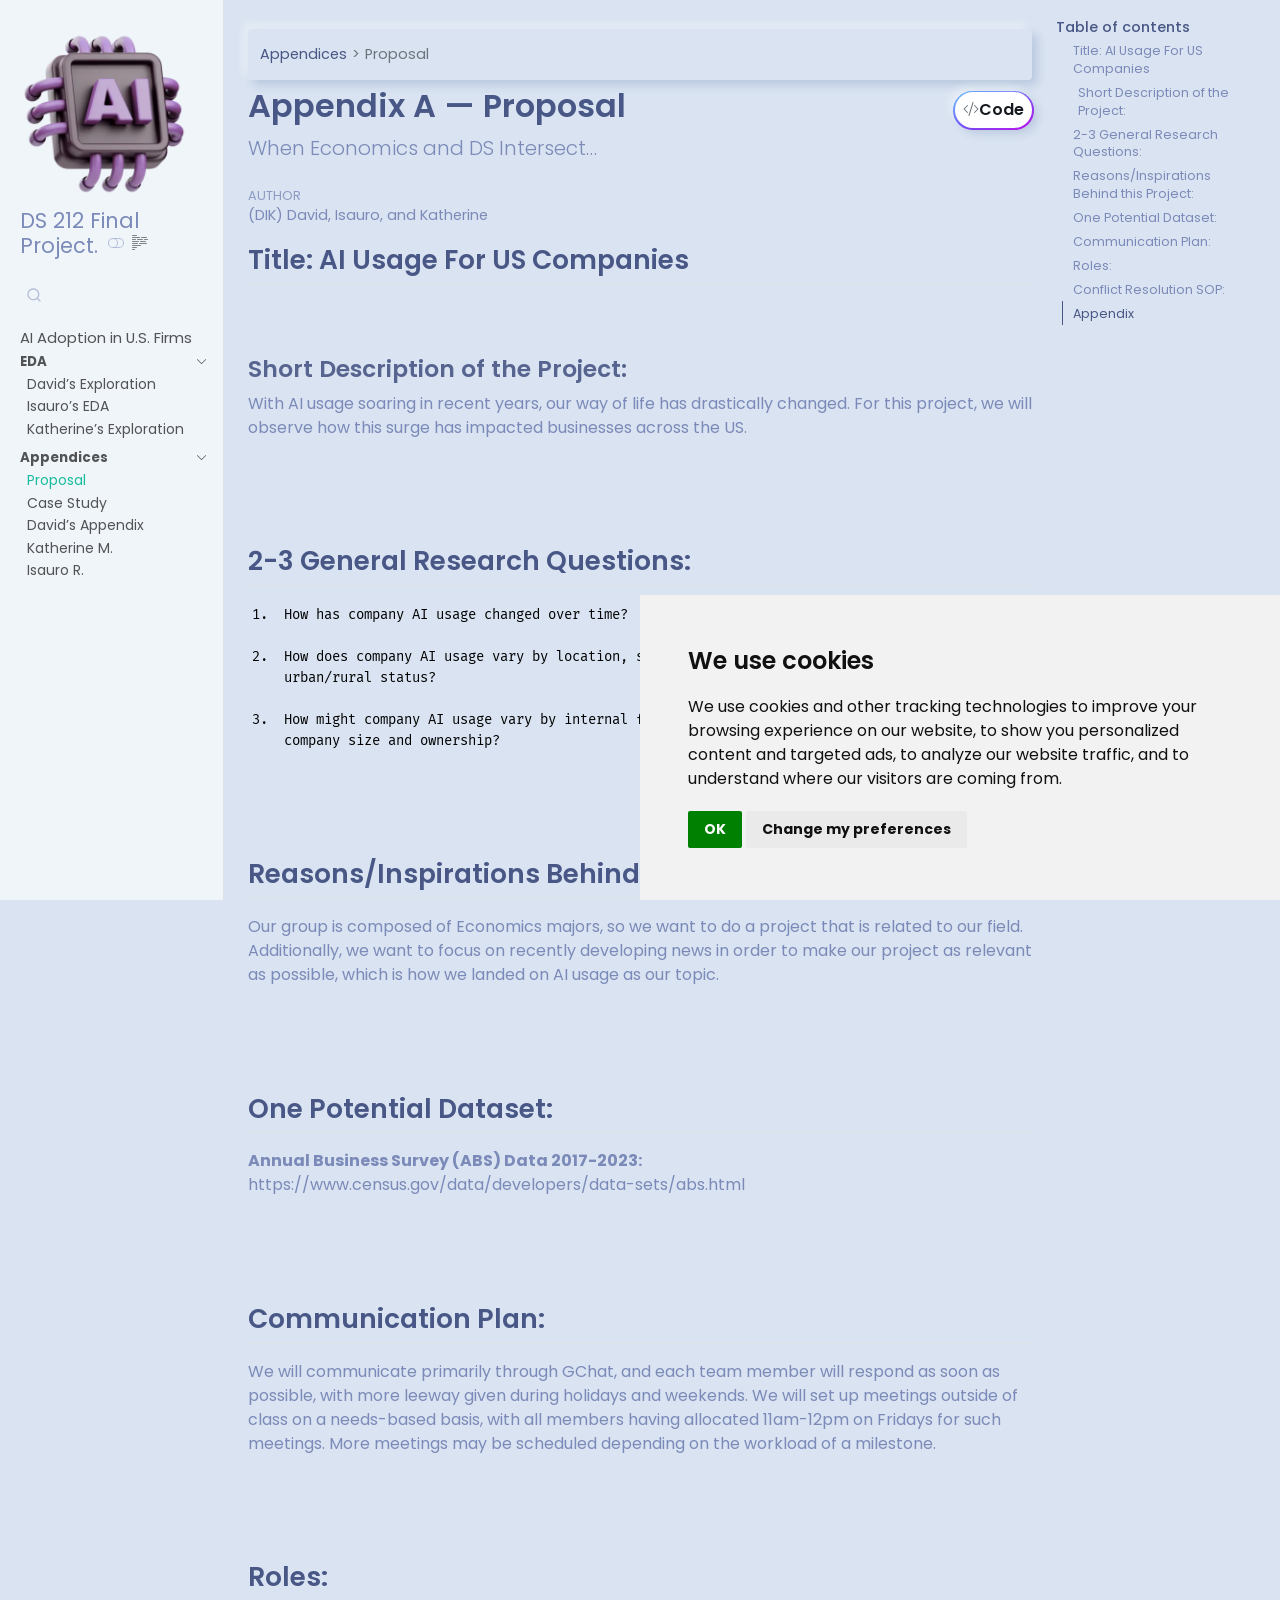
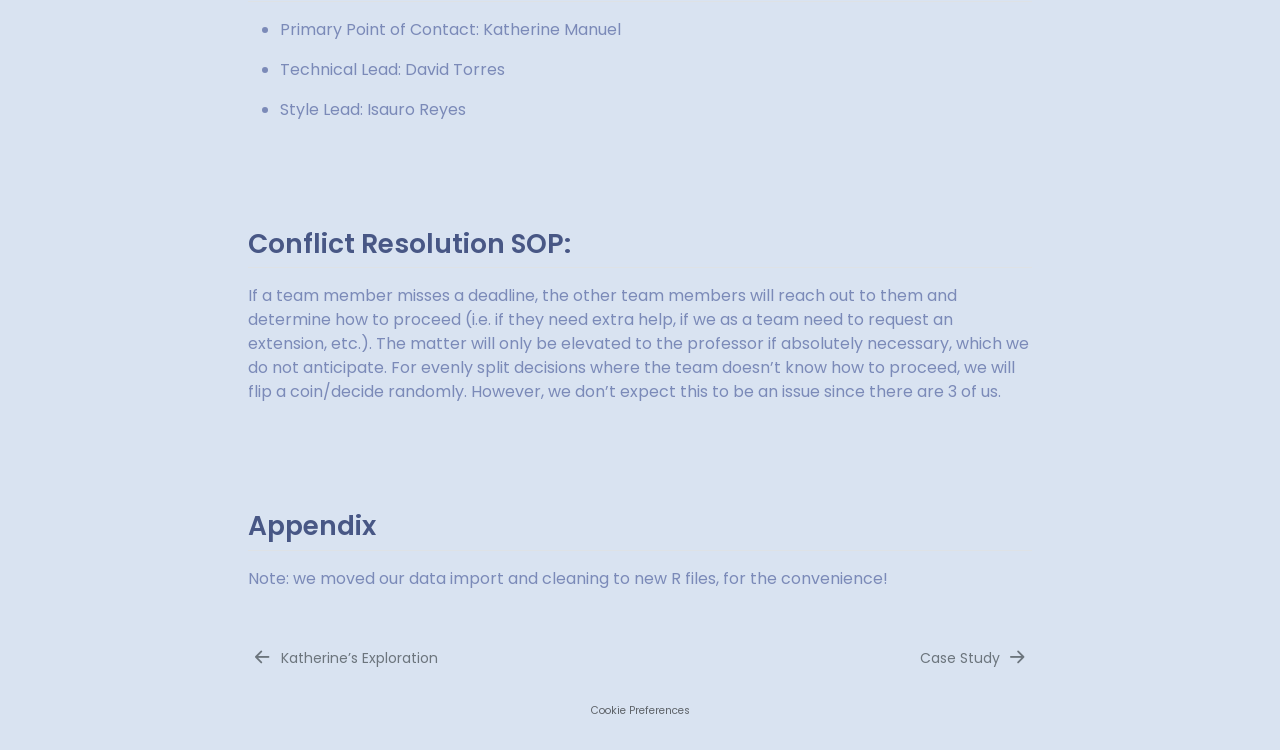
<file: appx/proposal.html>
<!DOCTYPE html>
<html xmlns="http://www.w3.org/1999/xhtml" lang="en" xml:lang="en"><head>

<meta charset="utf-8">
<meta name="generator" content="quarto-1.9.37">

<meta name="viewport" content="width=device-width, initial-scale=1.0, user-scalable=yes">

<meta name="author" content="(DIK) David, Isauro, and Katherine">

<title>Appendix A — Proposal – AI Usage in the U.S. Companies</title>
<style>
/* Default styles provided by pandoc.
** See https://pandoc.org/MANUAL.html#variables-for-html for config info.
*/
code{white-space: pre-wrap;}
span.smallcaps{font-variant: small-caps;}
div.columns{display: flex; gap: min(4vw, 1.5em);}
div.column{flex: auto; overflow-x: auto;}
div.hanging-indent{margin-left: 1.5em; text-indent: -1.5em;}
ul.task-list{list-style: none;}
ul.task-list li input[type="checkbox"] {
  width: 0.8em;
  margin: 0 0.8em 0.2em -1em; /* quarto-specific, see https://github.com/quarto-dev/quarto-cli/issues/4556 */ 
  vertical-align: middle;
}
/* CSS for syntax highlighting */
html { -webkit-text-size-adjust: 100%; }
pre > code.sourceCode { white-space: pre; position: relative; }
pre > code.sourceCode > span { display: inline-block; line-height: 1.25; }
pre > code.sourceCode > span:empty { height: 1.2em; }
.sourceCode { overflow: visible; }
code.sourceCode > span { color: inherit; text-decoration: inherit; }
div.sourceCode { margin: 1em 0; }
pre.sourceCode { margin: 0; }
@media screen {
div.sourceCode { overflow: auto; }
}
@media print {
pre > code.sourceCode { white-space: pre-wrap; }
pre > code.sourceCode > span { text-indent: -5em; padding-left: 5em; }
}
pre.numberSource code
  { counter-reset: source-line 0; }
pre.numberSource code > span
  { position: relative; left: -4em; counter-increment: source-line; }
pre.numberSource code > span > a:first-child::before
  { content: counter(source-line);
    position: relative; left: -1em; text-align: right; vertical-align: baseline;
    border: none; display: inline-block;
    -webkit-touch-callout: none; -webkit-user-select: none;
    -khtml-user-select: none; -moz-user-select: none;
    -ms-user-select: none; user-select: none;
    padding: 0 4px; width: 4em;
  }
pre.numberSource { margin-left: 3em;  padding-left: 4px; }
div.sourceCode
  {   }
@media screen {
pre > code.sourceCode > span > a:first-child::before { text-decoration: underline; }
}
</style>


<script src="../site_libs/quarto-nav/quarto-nav.js"></script>
<script src="../site_libs/clipboard/clipboard.min.js"></script>
<script src="../site_libs/quarto-search/autocomplete.umd.js"></script>
<script src="../site_libs/quarto-search/fuse.min.js"></script>
<script src="../site_libs/quarto-search/quarto-search.js"></script>
<meta name="quarto:offset" content="../">
<link href="../appx/case-study.html" rel="next">
<link href="../eda/eda_Katherine.html" rel="prev">
<link href="../assets/ds212_logo.png" rel="icon" type="image/png">
<script src="../site_libs/cookie-consent/cookie-consent.js"></script>
<link href="../site_libs/cookie-consent/cookie-consent.css" rel="stylesheet">
<script src="../site_libs/quarto-html/quarto.js" type="module"></script>
<script src="../site_libs/quarto-html/tabsets/tabsets.js" type="module"></script>
<script src="../site_libs/quarto-html/popper.min.js"></script>
<script src="../site_libs/quarto-html/tippy.umd.min.js"></script>
<script src="../site_libs/quarto-html/anchor.min.js"></script>
<link href="../site_libs/quarto-html/tippy.css" rel="stylesheet">
<link href="../site_libs/quarto-html/quarto-syntax-highlighting-7f8f88aac4f3542376d5c11b86a4c14d.css" rel="stylesheet" class="quarto-color-scheme" id="quarto-text-highlighting-styles">
<link href="../site_libs/quarto-html/quarto-syntax-highlighting-dark-d0ae9245876894da5ac7e18953ecc5cc.css" rel="stylesheet" class="quarto-color-scheme quarto-color-alternate" id="quarto-text-highlighting-styles">
<link href="../site_libs/quarto-html/quarto-syntax-highlighting-7f8f88aac4f3542376d5c11b86a4c14d.css" rel="stylesheet" class="quarto-color-scheme-extra" id="quarto-text-highlighting-styles">
<script src="../site_libs/bootstrap/bootstrap.min.js"></script>
<link href="../site_libs/bootstrap/bootstrap-icons.css" rel="stylesheet">
<link href="../site_libs/bootstrap/bootstrap-df65c8a788982e600b98d21ae0021b04.min.css" rel="stylesheet" append-hash="true" class="quarto-color-scheme" id="quarto-bootstrap" data-mode="light">
<link href="../site_libs/bootstrap/bootstrap-dark-5fb92d1800090af7833eba181834ae86.min.css" rel="stylesheet" append-hash="true" class="quarto-color-scheme quarto-color-alternate" id="quarto-bootstrap" data-mode="dark">
<link href="../site_libs/bootstrap/bootstrap-df65c8a788982e600b98d21ae0021b04.min.css" rel="stylesheet" append-hash="true" class="quarto-color-scheme-extra" id="quarto-bootstrap" data-mode="light">
<script id="quarto-search-options" type="application/json">{
  "location": "sidebar",
  "copy-button": false,
  "collapse-after": 3,
  "panel-placement": "start",
  "type": "textbox",
  "limit": 50,
  "keyboard-shortcut": [
    "f",
    "/",
    "s"
  ],
  "show-item-context": false,
  "language": {
    "search-no-results-text": "No results",
    "search-matching-documents-text": "matching documents",
    "search-copy-link-title": "Copy link to search",
    "search-hide-matches-text": "Hide additional matches",
    "search-more-match-text": "more match in this document",
    "search-more-matches-text": "more matches in this document",
    "search-clear-button-title": "Clear",
    "search-text-placeholder": "",
    "search-detached-cancel-button-title": "Cancel",
    "search-submit-button-title": "Submit",
    "search-label": "Search"
  }
}</script>

<script type="text/javascript" charset="UTF-8">
document.addEventListener('DOMContentLoaded', function () {
cookieconsent.run({
  "notice_banner_type":"simple",
  "consent_type":"implied",
  "palette":"light",
  "language":"en",
  "page_load_consent_levels":["strictly-necessary","functionality","tracking","targeting"],
  "notice_banner_reject_button_hide":false,
  "preferences_center_close_button_hide":false,
  "website_name":""
  ,
"language":"en"
  });
});
</script> 
  
<style>html{ scroll-behavior: smooth; }</style>


<link rel="stylesheet" href="../style/custom.css">
</head>

<body class="nav-sidebar docked quarto-light"><script id="quarto-html-before-body" type="application/javascript">
    const toggleBodyColorMode = (bsSheetEl) => {
      const mode = bsSheetEl.getAttribute("data-mode");
      const bodyEl = window.document.querySelector("body");
      if (mode === "dark") {
        bodyEl.classList.add("quarto-dark");
        bodyEl.classList.remove("quarto-light");
      } else {
        bodyEl.classList.add("quarto-light");
        bodyEl.classList.remove("quarto-dark");
      }
    }
    const toggleBodyColorPrimary = () => {
      const bsSheetEl = window.document.querySelector("link#quarto-bootstrap:not([rel=disabled-stylesheet])");
      if (bsSheetEl) {
        toggleBodyColorMode(bsSheetEl);
      }
    }
    const setColorSchemeToggle = (alternate) => {
      const toggles = window.document.querySelectorAll('.quarto-color-scheme-toggle');
      for (let i=0; i < toggles.length; i++) {
        const toggle = toggles[i];
        if (toggle) {
          if (alternate) {
            toggle.classList.add("alternate");
          } else {
            toggle.classList.remove("alternate");
          }
        }
      }
    };
    const toggleColorMode = (alternate) => {
      // Switch the stylesheets
      const primaryStylesheets = window.document.querySelectorAll('link.quarto-color-scheme:not(.quarto-color-alternate)');
      const alternateStylesheets = window.document.querySelectorAll('link.quarto-color-scheme.quarto-color-alternate');
      manageTransitions('#quarto-margin-sidebar .nav-link', false);
      if (alternate) {
        // note: dark is layered on light, we don't disable primary!
        enableStylesheet(alternateStylesheets);
        for (const sheetNode of alternateStylesheets) {
          if (sheetNode.id === "quarto-bootstrap") {
            toggleBodyColorMode(sheetNode);
          }
        }
      } else {
        disableStylesheet(alternateStylesheets);
        enableStylesheet(primaryStylesheets)
        toggleBodyColorPrimary();
      }
      manageTransitions('#quarto-margin-sidebar .nav-link', true);
      // Switch the toggles
      setColorSchemeToggle(alternate)
      // Hack to workaround the fact that safari doesn't
      // properly recolor the scrollbar when toggling (#1455)
      if (navigator.userAgent.indexOf('Safari') > 0 && navigator.userAgent.indexOf('Chrome') == -1) {
        manageTransitions("body", false);
        window.scrollTo(0, 1);
        setTimeout(() => {
          window.scrollTo(0, 0);
          manageTransitions("body", true);
        }, 40);
      }
    }
    const disableStylesheet = (stylesheets) => {
      for (let i=0; i < stylesheets.length; i++) {
        const stylesheet = stylesheets[i];
        stylesheet.rel = 'disabled-stylesheet';
      }
    }
    const enableStylesheet = (stylesheets) => {
      for (let i=0; i < stylesheets.length; i++) {
        const stylesheet = stylesheets[i];
        if(stylesheet.rel !== 'stylesheet') { // for Chrome, which will still FOUC without this check
          stylesheet.rel = 'stylesheet';
        }
      }
    }
    const manageTransitions = (selector, allowTransitions) => {
      const els = window.document.querySelectorAll(selector);
      for (let i=0; i < els.length; i++) {
        const el = els[i];
        if (allowTransitions) {
          el.classList.remove('notransition');
        } else {
          el.classList.add('notransition');
        }
      }
    }
    const isFileUrl = () => {
      return window.location.protocol === 'file:';
    }
    const hasAlternateSentinel = () => {
      let styleSentinel = getColorSchemeSentinel();
      if (styleSentinel !== null) {
        return styleSentinel === "alternate";
      } else {
        return false;
      }
    }
    const setStyleSentinel = (alternate) => {
      const value = alternate ? "alternate" : "default";
      if (!isFileUrl()) {
        window.localStorage.setItem("quarto-color-scheme", value);
      } else {
        localAlternateSentinel = value;
      }
    }
    const getColorSchemeSentinel = () => {
      if (!isFileUrl()) {
        const storageValue = window.localStorage.getItem("quarto-color-scheme");
        return storageValue != null ? storageValue : localAlternateSentinel;
      } else {
        return localAlternateSentinel;
      }
    }
    const toggleGiscusIfUsed = (isAlternate, darkModeDefault) => {
      const baseTheme = document.querySelector('#giscus-base-theme')?.value ?? 'light';
      const alternateTheme = document.querySelector('#giscus-alt-theme')?.value ?? 'dark';
      let newTheme = '';
      if(authorPrefersDark) {
        newTheme = isAlternate ? baseTheme : alternateTheme;
      } else {
        newTheme = isAlternate ? alternateTheme : baseTheme;
      }
      const changeGiscusTheme = () => {
        // From: https://github.com/giscus/giscus/issues/336
        const sendMessage = (message) => {
          const iframe = document.querySelector('iframe.giscus-frame');
          if (!iframe) return;
          iframe.contentWindow.postMessage({ giscus: message }, 'https://giscus.app');
        }
        sendMessage({
          setConfig: {
            theme: newTheme
          }
        });
      }
      const isGiscussLoaded = window.document.querySelector('iframe.giscus-frame') !== null;
      if (isGiscussLoaded) {
        changeGiscusTheme();
      }
    };
    const authorPrefersDark = false;
    const darkModeDefault = authorPrefersDark;
      document.querySelector('link#quarto-text-highlighting-styles.quarto-color-scheme-extra').rel = 'disabled-stylesheet';
      document.querySelector('link#quarto-bootstrap.quarto-color-scheme-extra').rel = 'disabled-stylesheet';
    let localAlternateSentinel = darkModeDefault ? 'alternate' : 'default';
    // Dark / light mode switch
    window.quartoToggleColorScheme = () => {
      // Read the current dark / light value
      let toAlternate = !hasAlternateSentinel();
      toggleColorMode(toAlternate);
      setStyleSentinel(toAlternate);
      toggleGiscusIfUsed(toAlternate, darkModeDefault);
      window.dispatchEvent(new Event('resize'));
    };
    // Switch to dark mode if need be
    if (hasAlternateSentinel()) {
      toggleColorMode(true);
    } else {
      toggleColorMode(false);
    }
  </script>

<div id="quarto-search-results"></div>
  <header id="quarto-header" class="headroom fixed-top">
  <nav class="quarto-secondary-nav">
    <div class="container-fluid d-flex">
      <button type="button" class="quarto-btn-toggle btn" data-bs-toggle="collapse" role="button" data-bs-target=".quarto-sidebar-collapse-item" aria-controls="quarto-sidebar" aria-expanded="false" aria-label="Toggle sidebar navigation" onclick="if (window.quartoToggleHeadroom) { window.quartoToggleHeadroom(); }">
        <i class="bi bi-layout-text-sidebar-reverse"></i>
      </button>
        <nav class="quarto-page-breadcrumbs" aria-label="breadcrumb"><ol class="breadcrumb"><li class="breadcrumb-item"><a href="../appx/proposal.html">Appendices</a></li><li class="breadcrumb-item"><a href="../appx/proposal.html"><span class="chapter-title">Proposal</span></a></li></ol></nav>
        <a class="flex-grow-1" role="navigation" data-bs-toggle="collapse" data-bs-target=".quarto-sidebar-collapse-item" aria-controls="quarto-sidebar" aria-expanded="false" aria-label="Toggle sidebar navigation" onclick="if (window.quartoToggleHeadroom) { window.quartoToggleHeadroom(); }">      
        </a>
      <button type="button" class="btn quarto-search-button" aria-label="Search" onclick="window.quartoOpenSearch();">
        <i class="bi bi-search"></i>
      </button>
    </div>
  </nav>
</header>
<!-- content -->
<div id="quarto-content" class="quarto-container page-columns page-rows-contents page-layout-full">
<!-- sidebar -->
  <nav id="quarto-sidebar" class="sidebar collapse collapse-horizontal quarto-sidebar-collapse-item sidebar-navigation docked overflow-auto">
    <div class="pt-lg-2 mt-2 text-left sidebar-header sidebar-header-stacked">
      <a href="../index.html" class="sidebar-logo-link">
      <img src="../assets/ds212_logo.png" alt="Random negative space illustration" class="sidebar-logo light-content py-0 d-lg-inline d-none">
      <img src="../assets/ds212_logo.png" alt="Random negative space illustration" class="sidebar-logo dark-content py-0 d-lg-inline d-none">
      </a>
    <div class="sidebar-title mb-0 py-0">
      <a href="../">DS 212 Final Project.</a> 
        <div class="sidebar-tools-main">
  <a href="" class="quarto-color-scheme-toggle quarto-navigation-tool  px-1" onclick="window.quartoToggleColorScheme(); return false;" title="Toggle dark mode"><i class="bi"></i></a>
  <a href="" class="quarto-reader-toggle quarto-navigation-tool px-1" onclick="window.quartoToggleReader(); return false;" title="Toggle reader mode">
  <div class="quarto-reader-toggle-btn">
  <i class="bi"></i>
  </div>
</a>
</div>
    </div>
      </div>
        <div class="mt-2 flex-shrink-0 align-items-center">
        <div class="sidebar-search">
        <div id="quarto-search" class="" title="Search"></div>
        </div>
        </div>
    <div class="sidebar-menu-container"> 
    <ul class="list-unstyled mt-1">
        <li class="sidebar-item">
  <div class="sidebar-item-container"> 
  <a href="../index.html" class="sidebar-item-text sidebar-link"><span class="chapter-title">AI Adoption in U.S. Firms</span></a>
  </div>
</li>
        <li class="sidebar-item sidebar-item-section">
      <div class="sidebar-item-container"> 
            <a class="sidebar-item-text sidebar-link text-start" data-bs-toggle="collapse" data-bs-target="#quarto-sidebar-section-1" role="navigation" aria-expanded="true">
 <span class="menu-text">EDA</span></a>
          <a class="sidebar-item-toggle text-start" data-bs-toggle="collapse" data-bs-target="#quarto-sidebar-section-1" role="navigation" aria-expanded="true" aria-label="Toggle section">
            <i class="bi bi-chevron-right ms-2"></i>
          </a> 
      </div>
      <ul id="quarto-sidebar-section-1" class="collapse list-unstyled sidebar-section depth1 show">  
          <li class="sidebar-item">
  <div class="sidebar-item-container"> 
  <a href="../eda/eda_David.html" class="sidebar-item-text sidebar-link"><span class="chapter-title">David’s Exploration</span></a>
  </div>
</li>
          <li class="sidebar-item">
  <div class="sidebar-item-container"> 
  <a href="../eda/eda_Isauro.html" class="sidebar-item-text sidebar-link"><span class="chapter-title">Isauro’s EDA</span></a>
  </div>
</li>
          <li class="sidebar-item">
  <div class="sidebar-item-container"> 
  <a href="../eda/eda_Katherine.html" class="sidebar-item-text sidebar-link"><span class="chapter-title">Katherine’s Exploration</span></a>
  </div>
</li>
      </ul>
  </li>
        <li class="sidebar-item sidebar-item-section">
      <div class="sidebar-item-container"> 
            <a class="sidebar-item-text sidebar-link text-start" data-bs-toggle="collapse" data-bs-target="#quarto-sidebar-section-2" role="navigation" aria-expanded="true">
 <span class="menu-text">Appendices</span></a>
          <a class="sidebar-item-toggle text-start" data-bs-toggle="collapse" data-bs-target="#quarto-sidebar-section-2" role="navigation" aria-expanded="true" aria-label="Toggle section">
            <i class="bi bi-chevron-right ms-2"></i>
          </a> 
      </div>
      <ul id="quarto-sidebar-section-2" class="collapse list-unstyled sidebar-section depth1 show">  
          <li class="sidebar-item">
  <div class="sidebar-item-container"> 
  <a href="../appx/proposal.html" class="sidebar-item-text sidebar-link active"><span class="chapter-title">Proposal</span></a>
  </div>
</li>
          <li class="sidebar-item">
  <div class="sidebar-item-container"> 
  <a href="../appx/case-study.html" class="sidebar-item-text sidebar-link"><span class="chapter-title">Case Study</span></a>
  </div>
</li>
          <li class="sidebar-item">
  <div class="sidebar-item-container"> 
  <a href="../wa/david_appx.html" class="sidebar-item-text sidebar-link"><span class="chapter-title">David’s Appendix</span></a>
  </div>
</li>
          <li class="sidebar-item">
  <div class="sidebar-item-container"> 
  <a href="../wa/katherine_appx.html" class="sidebar-item-text sidebar-link"><span class="chapter-title">Katherine M.</span></a>
  </div>
</li>
          <li class="sidebar-item">
  <div class="sidebar-item-container"> 
  <a href="../wa/isauro_appx.html" class="sidebar-item-text sidebar-link"><span class="chapter-title">Isauro R.</span></a>
  </div>
</li>
      </ul>
  </li>
    </ul>
    </div>
</nav>
<div id="quarto-sidebar-glass" class="quarto-sidebar-collapse-item" data-bs-toggle="collapse" data-bs-target=".quarto-sidebar-collapse-item"></div>
<!-- margin-sidebar -->
    <div id="quarto-margin-sidebar" class="sidebar margin-sidebar">
        <nav id="TOC" role="doc-toc" class="toc-active" data-toc-expanded="99">
    <h2 id="toc-title">Table of contents</h2>
   
  <ul>
  <li><a href="#title-ai-usage-for-us-companies" id="toc-title-ai-usage-for-us-companies" class="nav-link active" data-scroll-target="#title-ai-usage-for-us-companies">Title: AI Usage For US Companies</a>
  <ul class="collapse">
  <li><a href="#short-description-of-the-project" id="toc-short-description-of-the-project" class="nav-link" data-scroll-target="#short-description-of-the-project">Short Description of the Project:</a></li>
  </ul></li>
  <li><a href="#general-research-questions" id="toc-general-research-questions" class="nav-link" data-scroll-target="#general-research-questions">2-3 General Research Questions:</a></li>
  <li><a href="#reasonsinspirations-behind-this-project" id="toc-reasonsinspirations-behind-this-project" class="nav-link" data-scroll-target="#reasonsinspirations-behind-this-project">Reasons/Inspirations Behind this Project:</a></li>
  <li><a href="#one-potential-dataset" id="toc-one-potential-dataset" class="nav-link" data-scroll-target="#one-potential-dataset">One Potential Dataset:</a></li>
  <li><a href="#communication-plan" id="toc-communication-plan" class="nav-link" data-scroll-target="#communication-plan">Communication Plan:</a></li>
  <li><a href="#roles" id="toc-roles" class="nav-link" data-scroll-target="#roles">Roles:</a></li>
  <li><a href="#conflict-resolution-sop" id="toc-conflict-resolution-sop" class="nav-link" data-scroll-target="#conflict-resolution-sop">Conflict Resolution SOP:</a></li>
  <li><a href="#appendix" id="toc-appendix" class="nav-link" data-scroll-target="#appendix">Appendix</a></li>
  </ul>
</nav>
    </div>
<!-- main -->
<main class="content column-body" id="quarto-document-content">


<header id="title-block-header" class="quarto-title-block default"><nav class="quarto-page-breadcrumbs quarto-title-breadcrumbs d-none d-lg-block" aria-label="breadcrumb"><ol class="breadcrumb"><li class="breadcrumb-item"><a href="../appx/proposal.html">Appendices</a></li><li class="breadcrumb-item"><a href="../appx/proposal.html"><span class="chapter-title">Proposal</span></a></li></ol></nav>
<div class="quarto-title">
<div class="quarto-title-block"><div><h1 class="title">Appendix A — Proposal</h1><button type="button" class="btn code-tools-button" id="quarto-code-tools-source"><i class="bi"></i> Code</button></div></div>
<p class="subtitle lead">When Economics and DS Intersect…</p>
</div>



<div class="quarto-title-meta column-body">

    <div>
    <div class="quarto-title-meta-heading">Author</div>
    <div class="quarto-title-meta-contents">
             <p>(DIK) David, Isauro, and Katherine </p>
          </div>
  </div>
    
  
    
  </div>
  


</header>


<section id="title-ai-usage-for-us-companies" class="level2">
<h2 class="anchored" data-anchor-id="title-ai-usage-for-us-companies">Title: AI Usage For US Companies</h2>
<section id="short-description-of-the-project" class="level3">
<h3 class="anchored" data-anchor-id="short-description-of-the-project">Short Description of the Project:</h3>
<p>With AI usage soaring in recent years, our way of life has drastically changed. For this project, we will observe how this surge has impacted businesses across the US.</p>
</section>
</section>
<section id="general-research-questions" class="level2">
<h2 class="anchored" data-anchor-id="general-research-questions">2-3 General Research Questions:</h2>
<pre><code>1.  How has company AI usage changed over time?

2.  How does company AI usage vary by location, such as state or
    urban/rural status?

3.  How might company AI usage vary by internal factors, such as
    company size and ownership?</code></pre>
</section>
<section id="reasonsinspirations-behind-this-project" class="level2">
<h2 class="anchored" data-anchor-id="reasonsinspirations-behind-this-project">Reasons/Inspirations Behind this Project:</h2>
<p>Our group is composed of Economics majors, so we want to do a project that is related to our field. Additionally, we want to focus on recently developing news in order to make our project as relevant as possible, which is how we landed on AI usage as our topic.</p>
</section>
<section id="one-potential-dataset" class="level2">
<h2 class="anchored" data-anchor-id="one-potential-dataset">One Potential Dataset:</h2>
<p><strong>Annual Business Survey (ABS) Data 2017-2023:</strong> https://www.census.gov/data/developers/data-sets/abs.html</p>
</section>
<section id="communication-plan" class="level2">
<h2 class="anchored" data-anchor-id="communication-plan">Communication Plan:</h2>
<p>We will communicate primarily through GChat, and each team member will respond as soon as possible, with more leeway given during holidays and weekends. We will set up meetings outside of class on a needs-based basis, with all members having allocated 11am-12pm on Fridays for such meetings. More meetings may be scheduled depending on the workload of a milestone.</p>
</section>
<section id="roles" class="level2">
<h2 class="anchored" data-anchor-id="roles">Roles:</h2>
<ul>
<li><p>Primary Point of Contact: Katherine Manuel</p></li>
<li><p>Technical Lead: David Torres</p></li>
<li><p>Style Lead: Isauro Reyes</p></li>
</ul>
</section>
<section id="conflict-resolution-sop" class="level2">
<h2 class="anchored" data-anchor-id="conflict-resolution-sop">Conflict Resolution SOP:</h2>
<p>If a team member misses a deadline, the other team members will reach out to them and determine how to proceed (i.e.&nbsp;if they need extra help, if we as a team need to request an extension, etc.). The matter will only be elevated to the professor if absolutely necessary, which we do not anticipate. For evenly split decisions where the team doesn’t know how to proceed, we will flip a coin/decide randomly. However, we don’t expect this to be an issue since there are 3 of us.</p>
</section>
<section id="appendix" class="level2">
<h2 class="anchored" data-anchor-id="appendix">Appendix</h2>
<p>Note: we moved our data import and cleaning to new R files, for the convenience!</p>


<!-- -->

</section>

</main> <!-- /main -->
<script id="quarto-html-after-body" type="application/javascript">
  window.document.addEventListener("DOMContentLoaded", function (event) {
    // Ensure there is a toggle, if there isn't float one in the top right
    if (window.document.querySelector('.quarto-color-scheme-toggle') === null) {
      const a = window.document.createElement('a');
      a.classList.add('top-right');
      a.classList.add('quarto-color-scheme-toggle');
      a.href = "";
      a.onclick = function() { try { window.quartoToggleColorScheme(); } catch {} return false; };
      const i = window.document.createElement("i");
      i.classList.add('bi');
      a.appendChild(i);
      window.document.body.appendChild(a);
    }
    setColorSchemeToggle(hasAlternateSentinel())
    const icon = "";
    const anchorJS = new window.AnchorJS();
    anchorJS.options = {
      placement: 'right',
      icon: icon
    };
    anchorJS.add('.anchored');
    const isCodeAnnotation = (el) => {
      for (const clz of el.classList) {
        if (clz.startsWith('code-annotation-')) {                     
          return true;
        }
      }
      return false;
    }
    const onCopySuccess = function(e) {
      // button target
      const button = e.trigger;
      // don't keep focus
      button.blur();
      // flash "checked"
      button.classList.add('code-copy-button-checked');
      var currentTitle = button.getAttribute("title");
      button.setAttribute("title", "Copied!");
      let tooltip;
      if (window.bootstrap) {
        button.setAttribute("data-bs-toggle", "tooltip");
        button.setAttribute("data-bs-placement", "left");
        button.setAttribute("data-bs-title", "Copied!");
        tooltip = new bootstrap.Tooltip(button, 
          { trigger: "manual", 
            customClass: "code-copy-button-tooltip",
            offset: [0, -8]});
        tooltip.show();    
      }
      setTimeout(function() {
        if (tooltip) {
          tooltip.hide();
          button.removeAttribute("data-bs-title");
          button.removeAttribute("data-bs-toggle");
          button.removeAttribute("data-bs-placement");
        }
        button.setAttribute("title", currentTitle);
        button.classList.remove('code-copy-button-checked');
      }, 1000);
      // clear code selection
      e.clearSelection();
    }
    const getTextToCopy = function(trigger) {
      const outerScaffold = trigger.parentElement.cloneNode(true);
      const codeEl = outerScaffold.querySelector('code');
      for (const childEl of codeEl.children) {
        if (isCodeAnnotation(childEl)) {
          childEl.remove();
        }
      }
      return codeEl.innerText;
    }
    const clipboard = new window.ClipboardJS('.code-copy-button:not([data-in-quarto-modal])', {
      text: getTextToCopy
    });
    clipboard.on('success', onCopySuccess);
    if (window.document.getElementById('quarto-embedded-source-code-modal')) {
      const clipboardModal = new window.ClipboardJS('.code-copy-button[data-in-quarto-modal]', {
        text: getTextToCopy,
        container: window.document.getElementById('quarto-embedded-source-code-modal')
      });
      clipboardModal.on('success', onCopySuccess);
    }
    const viewSource = window.document.getElementById('quarto-view-source') ||
                       window.document.getElementById('quarto-code-tools-source');
    if (viewSource) {
      const sourceUrl = viewSource.getAttribute("data-quarto-source-url");
      viewSource.addEventListener("click", function(e) {
        if (sourceUrl) {
          // rstudio viewer pane
          if (/\bcapabilities=\b/.test(window.location)) {
            window.open(sourceUrl);
          } else {
            window.location.href = sourceUrl;
          }
        } else {
          const modal = new bootstrap.Modal(document.getElementById('quarto-embedded-source-code-modal'));
          modal.show();
        }
        return false;
      });
    }
    function toggleCodeHandler(show) {
      return function(e) {
        const detailsSrc = window.document.querySelectorAll(".cell > details > .sourceCode");
        for (let i=0; i<detailsSrc.length; i++) {
          const details = detailsSrc[i].parentElement;
          if (show) {
            details.open = true;
          } else {
            details.removeAttribute("open");
          }
        }
        const cellCodeDivs = window.document.querySelectorAll(".cell > .sourceCode");
        const fromCls = show ? "hidden" : "unhidden";
        const toCls = show ? "unhidden" : "hidden";
        for (let i=0; i<cellCodeDivs.length; i++) {
          const codeDiv = cellCodeDivs[i];
          if (codeDiv.classList.contains(fromCls)) {
            codeDiv.classList.remove(fromCls);
            codeDiv.classList.add(toCls);
          } 
        }
        return false;
      }
    }
    const hideAllCode = window.document.getElementById("quarto-hide-all-code");
    if (hideAllCode) {
      hideAllCode.addEventListener("click", toggleCodeHandler(false));
    }
    const showAllCode = window.document.getElementById("quarto-show-all-code");
    if (showAllCode) {
      showAllCode.addEventListener("click", toggleCodeHandler(true));
    }
      var localhostRegex = new RegExp(/^(?:http|https):\/\/localhost\:?[0-9]*\//);
      var mailtoRegex = new RegExp(/^mailto:/);
        var filterRegex = new RegExp('/' + window.location.host + '/');
      var isInternal = (href) => {
          return filterRegex.test(href) || localhostRegex.test(href) || mailtoRegex.test(href);
      }
      // Inspect non-navigation links and adorn them if external
     var links = window.document.querySelectorAll('a[href]:not(.nav-link):not(.navbar-brand):not(.toc-action):not(.sidebar-link):not(.sidebar-item-toggle):not(.pagination-link):not(.no-external):not([aria-hidden]):not(.dropdown-item):not(.quarto-navigation-tool):not(.about-link)');
      for (var i=0; i<links.length; i++) {
        const link = links[i];
        if (!isInternal(link.href)) {
          // undo the damage that might have been done by quarto-nav.js in the case of
          // links that we want to consider external
          if (link.dataset.originalHref !== undefined) {
            link.href = link.dataset.originalHref;
          }
            // target, if specified
            link.setAttribute("target", "_blank");
            if (link.getAttribute("rel") === null) {
              link.setAttribute("rel", "noopener");
            }
        }
      }
    function tippyHover(el, contentFn, onTriggerFn, onUntriggerFn) {
      const config = {
        allowHTML: true,
        maxWidth: 500,
        delay: 100,
        arrow: false,
        appendTo: function(el) {
            return el.parentElement;
        },
        interactive: true,
        interactiveBorder: 10,
        theme: 'quarto',
        placement: 'bottom-start',
      };
      if (contentFn) {
        config.content = contentFn;
      }
      if (onTriggerFn) {
        config.onTrigger = onTriggerFn;
      }
      if (onUntriggerFn) {
        config.onUntrigger = onUntriggerFn;
      }
      window.tippy(el, config); 
    }
    const noterefs = window.document.querySelectorAll('a[role="doc-noteref"]');
    for (var i=0; i<noterefs.length; i++) {
      const ref = noterefs[i];
      tippyHover(ref, function() {
        // use id or data attribute instead here
        let href = ref.getAttribute('data-footnote-href') || ref.getAttribute('href');
        try { href = new URL(href).hash; } catch {}
        const id = href.replace(/^#\/?/, "");
        const note = window.document.getElementById(id);
        if (note) {
          return note.innerHTML;
        } else {
          return "";
        }
      });
    }
    const xrefs = window.document.querySelectorAll('a.quarto-xref');
    const processXRef = (id, note) => {
      // Strip column container classes
      const stripColumnClz = (el) => {
        el.classList.remove("page-full", "page-columns");
        if (el.children) {
          for (const child of el.children) {
            stripColumnClz(child);
          }
        }
      }
      stripColumnClz(note)
      if (id === null || id.startsWith('sec-')) {
        // Special case sections, only their first couple elements
        const container = document.createElement("div");
        if (note.children && note.children.length > 2) {
          container.appendChild(note.children[0].cloneNode(true));
          for (let i = 1; i < note.children.length; i++) {
            const child = note.children[i];
            if (child.tagName === "P" && child.innerText === "") {
              continue;
            } else {
              container.appendChild(child.cloneNode(true));
              break;
            }
          }
          if (window.Quarto?.typesetMath) {
            window.Quarto.typesetMath(container);
          }
          return container.innerHTML
        } else {
          if (window.Quarto?.typesetMath) {
            window.Quarto.typesetMath(note);
          }
          return note.innerHTML;
        }
      } else {
        // Remove any anchor links if they are present
        const anchorLink = note.querySelector('a.anchorjs-link');
        if (anchorLink) {
          anchorLink.remove();
        }
        if (window.Quarto?.typesetMath) {
          window.Quarto.typesetMath(note);
        }
        if (note.classList.contains("callout")) {
          return note.outerHTML;
        } else {
          return note.innerHTML;
        }
      }
    }
    for (var i=0; i<xrefs.length; i++) {
      const xref = xrefs[i];
      tippyHover(xref, undefined, function(instance) {
        instance.disable();
        let url = xref.getAttribute('href');
        let hash = undefined; 
        if (url.startsWith('#')) {
          hash = url;
        } else {
          try { hash = new URL(url).hash; } catch {}
        }
        if (hash) {
          const id = hash.replace(/^#\/?/, "");
          const note = window.document.getElementById(id);
          if (note !== null) {
            try {
              const html = processXRef(id, note.cloneNode(true));
              instance.setContent(html);
            } finally {
              instance.enable();
              instance.show();
            }
          } else {
            // See if we can fetch this
            fetch(url.split('#')[0])
            .then(res => res.text())
            .then(html => {
              const parser = new DOMParser();
              const htmlDoc = parser.parseFromString(html, "text/html");
              const note = htmlDoc.getElementById(id);
              if (note !== null) {
                const html = processXRef(id, note);
                instance.setContent(html);
              } 
            }).finally(() => {
              instance.enable();
              instance.show();
            });
          }
        } else {
          // See if we can fetch a full url (with no hash to target)
          // This is a special case and we should probably do some content thinning / targeting
          fetch(url)
          .then(res => res.text())
          .then(html => {
            const parser = new DOMParser();
            const htmlDoc = parser.parseFromString(html, "text/html");
            const note = htmlDoc.querySelector('main.content');
            if (note !== null) {
              // This should only happen for chapter cross references
              // (since there is no id in the URL)
              // remove the first header
              if (note.children.length > 0 && note.children[0].tagName === "HEADER") {
                note.children[0].remove();
              }
              const html = processXRef(null, note);
              instance.setContent(html);
            } 
          }).finally(() => {
            instance.enable();
            instance.show();
          });
        }
      }, function(instance) {
      });
    }
        let selectedAnnoteEl;
        const selectorForAnnotation = ( cell, annotation) => {
          let cellAttr = 'data-code-cell="' + cell + '"';
          let lineAttr = 'data-code-annotation="' +  annotation + '"';
          const selector = 'span[' + cellAttr + '][' + lineAttr + ']';
          return selector;
        }
        const selectCodeLines = (annoteEl) => {
          const doc = window.document;
          const targetCell = annoteEl.getAttribute("data-target-cell");
          const targetAnnotation = annoteEl.getAttribute("data-target-annotation");
          const annoteSpan = window.document.querySelector(selectorForAnnotation(targetCell, targetAnnotation));
          const lines = annoteSpan.getAttribute("data-code-lines").split(",");
          const lineIds = lines.map((line) => {
            return targetCell + "-" + line;
          })
          let top = null;
          let height = null;
          let parent = null;
          if (lineIds.length > 0) {
              //compute the position of the single el (top and bottom and make a div)
              const el = window.document.getElementById(lineIds[0]);
              top = el.offsetTop;
              height = el.offsetHeight;
              parent = el.parentElement.parentElement;
            if (lineIds.length > 1) {
              const lastEl = window.document.getElementById(lineIds[lineIds.length - 1]);
              const bottom = lastEl.offsetTop + lastEl.offsetHeight;
              height = bottom - top;
            }
            if (top !== null && height !== null && parent !== null) {
              // cook up a div (if necessary) and position it 
              let div = window.document.getElementById("code-annotation-line-highlight");
              if (div === null) {
                div = window.document.createElement("div");
                div.setAttribute("id", "code-annotation-line-highlight");
                div.style.position = 'absolute';
                parent.appendChild(div);
              }
              div.style.top = top - 2 + "px";
              div.style.height = height + 4 + "px";
              div.style.left = 0;
              let gutterDiv = window.document.getElementById("code-annotation-line-highlight-gutter");
              if (gutterDiv === null) {
                gutterDiv = window.document.createElement("div");
                gutterDiv.setAttribute("id", "code-annotation-line-highlight-gutter");
                gutterDiv.style.position = 'absolute';
                const codeCell = window.document.getElementById(targetCell);
                const gutter = codeCell.querySelector('.code-annotation-gutter');
                gutter.appendChild(gutterDiv);
              }
              gutterDiv.style.top = top - 2 + "px";
              gutterDiv.style.height = height + 4 + "px";
            }
            selectedAnnoteEl = annoteEl;
          }
        };
        const unselectCodeLines = () => {
          const elementsIds = ["code-annotation-line-highlight", "code-annotation-line-highlight-gutter"];
          elementsIds.forEach((elId) => {
            const div = window.document.getElementById(elId);
            if (div) {
              div.remove();
            }
          });
          selectedAnnoteEl = undefined;
        };
          // Handle positioning of the toggle
      window.addEventListener(
        "resize",
        throttle(() => {
          elRect = undefined;
          if (selectedAnnoteEl) {
            selectCodeLines(selectedAnnoteEl);
          }
        }, 10)
      );
      function throttle(fn, ms) {
      let throttle = false;
      let timer;
        return (...args) => {
          if(!throttle) { // first call gets through
              fn.apply(this, args);
              throttle = true;
          } else { // all the others get throttled
              if(timer) clearTimeout(timer); // cancel #2
              timer = setTimeout(() => {
                fn.apply(this, args);
                timer = throttle = false;
              }, ms);
          }
        };
      }
        // Attach click handler to the DT
        const annoteDls = window.document.querySelectorAll('dt[data-target-cell]');
        for (const annoteDlNode of annoteDls) {
          annoteDlNode.addEventListener('click', (event) => {
            const clickedEl = event.target;
            if (clickedEl !== selectedAnnoteEl) {
              unselectCodeLines();
              const activeEl = window.document.querySelector('dt[data-target-cell].code-annotation-active');
              if (activeEl) {
                activeEl.classList.remove('code-annotation-active');
              }
              selectCodeLines(clickedEl);
              clickedEl.classList.add('code-annotation-active');
            } else {
              // Unselect the line
              unselectCodeLines();
              clickedEl.classList.remove('code-annotation-active');
            }
          });
        }
    const findCites = (el) => {
      const parentEl = el.parentElement;
      if (parentEl) {
        const cites = parentEl.dataset.cites;
        if (cites) {
          return {
            el,
            cites: cites.split(' ')
          };
        } else {
          return findCites(el.parentElement)
        }
      } else {
        return undefined;
      }
    };
    var bibliorefs = window.document.querySelectorAll('a[role="doc-biblioref"]');
    for (var i=0; i<bibliorefs.length; i++) {
      const ref = bibliorefs[i];
      const citeInfo = findCites(ref);
      if (citeInfo) {
        tippyHover(citeInfo.el, function() {
          var popup = window.document.createElement('div');
          citeInfo.cites.forEach(function(cite) {
            var citeDiv = window.document.createElement('div');
            citeDiv.classList.add('hanging-indent');
            citeDiv.classList.add('csl-entry');
            var biblioDiv = window.document.getElementById('ref-' + cite);
            if (biblioDiv) {
              citeDiv.innerHTML = biblioDiv.innerHTML;
            }
            popup.appendChild(citeDiv);
          });
          return popup.innerHTML;
        });
      }
    }
  });
  </script>
<nav class="page-navigation column-body">
  <div class="nav-page nav-page-previous">
      <a href="../eda/eda_Katherine.html" class="pagination-link" aria-label="Katherine's Exploration">
        <i class="bi bi-arrow-left-short"></i> <span class="nav-page-text"><span class="chapter-title">Katherine’s Exploration</span></span>
      </a>          
  </div>
  <div class="nav-page nav-page-next">
      <a href="../appx/case-study.html" class="pagination-link" aria-label="Case Study">
        <span class="nav-page-text"><span class="chapter-title">Case Study</span></span> <i class="bi bi-arrow-right-short"></i>
      </a>
  </div>
</nav><div class="modal fade" id="quarto-embedded-source-code-modal" tabindex="-1" aria-labelledby="quarto-embedded-source-code-modal-label" aria-hidden="true"><div class="modal-dialog modal-dialog-scrollable"><div class="modal-content"><div class="modal-header"><h5 class="modal-title" id="quarto-embedded-source-code-modal-label">Source Code</h5><button class="btn-close" data-bs-dismiss="modal"></button></div><div class="modal-body"><div class="">
<div class="code-copy-outer-scaffold"><div class="sourceCode" id="cb2" data-shortcodes="false"><pre class="sourceCode numberSource markdown number-lines code-with-copy"><code class="sourceCode markdown"><span id="cb2-1"><a href="#cb2-1"></a><span class="co">---</span></span>
<span id="cb2-2"><a href="#cb2-2"></a><span class="an">title:</span><span class="co"> "Proposal"</span></span>
<span id="cb2-3"><a href="#cb2-3"></a><span class="an">subtitle:</span><span class="co"> "When Economics and DS Intersect..."</span></span>
<span id="cb2-4"><a href="#cb2-4"></a><span class="an">author:</span><span class="co"> (DIK) David, Isauro, and Katherine</span></span>
<span id="cb2-5"><a href="#cb2-5"></a><span class="an">editor:</span><span class="co"> </span></span>
<span id="cb2-6"><a href="#cb2-6"></a><span class="co">  markdown: </span></span>
<span id="cb2-7"><a href="#cb2-7"></a><span class="co">    wrap: 72</span></span>
<span id="cb2-8"><a href="#cb2-8"></a><span class="co">---</span></span>
<span id="cb2-9"><a href="#cb2-9"></a></span>
<span id="cb2-10"><a href="#cb2-10"></a><span class="fu">## Title: AI Usage For US Companies</span></span>
<span id="cb2-11"><a href="#cb2-11"></a></span>
<span id="cb2-12"><a href="#cb2-12"></a><span class="fu">### Short Description of the Project: </span></span>
<span id="cb2-13"><a href="#cb2-13"></a>With AI usage soaring in recent years, our way of life has drastically changed. For this project, we will observe how this surge has impacted businesses across the US.</span>
<span id="cb2-14"><a href="#cb2-14"></a></span>
<span id="cb2-15"><a href="#cb2-15"></a><span class="fu">## 2-3 General Research Questions:</span></span>
<span id="cb2-16"><a href="#cb2-16"></a></span>
<span id="cb2-17"><a href="#cb2-17"></a><span class="in">    1.  How has company AI usage changed over time?</span></span>
<span id="cb2-18"><a href="#cb2-18"></a></span>
<span id="cb2-19"><a href="#cb2-19"></a><span class="in">    2.  How does company AI usage vary by location, such as state or</span></span>
<span id="cb2-20"><a href="#cb2-20"></a><span class="in">        urban/rural status?</span></span>
<span id="cb2-21"><a href="#cb2-21"></a></span>
<span id="cb2-22"><a href="#cb2-22"></a><span class="in">    3.  How might company AI usage vary by internal factors, such as</span></span>
<span id="cb2-23"><a href="#cb2-23"></a><span class="in">        company size and ownership?</span></span>
<span id="cb2-24"><a href="#cb2-24"></a></span>
<span id="cb2-25"><a href="#cb2-25"></a><span class="fu">## Reasons/Inspirations Behind this Project: </span></span>
<span id="cb2-26"><a href="#cb2-26"></a>Our group is composed of Economics majors, so we want to do a project that is related to our field. Additionally, we want to focus on recently developing news in order to make our project as relevant as possible, which is how we landed on AI usage as our topic.</span>
<span id="cb2-27"><a href="#cb2-27"></a></span>
<span id="cb2-28"><a href="#cb2-28"></a><span class="fu">## One Potential Dataset: </span></span>
<span id="cb2-29"><a href="#cb2-29"></a>**Annual Business Survey (ABS) Data 2017-2023:**</span>
<span id="cb2-30"><a href="#cb2-30"></a>https://www.census.gov/data/developers/data-sets/abs.html</span>
<span id="cb2-31"><a href="#cb2-31"></a></span>
<span id="cb2-32"><a href="#cb2-32"></a><span class="fu">## Communication Plan:</span></span>
<span id="cb2-33"><a href="#cb2-33"></a>We will communicate primarily through GChat, and each team member will respond as soon as possible, with more leeway given during holidays and weekends. We will set up meetings outside of class on a needs-based basis, with all members having allocated 11am-12pm on Fridays for such meetings. More meetings may be scheduled depending on the workload of a milestone.</span>
<span id="cb2-34"><a href="#cb2-34"></a></span>
<span id="cb2-35"><a href="#cb2-35"></a><span class="fu">## Roles:</span></span>
<span id="cb2-36"><a href="#cb2-36"></a></span>
<span id="cb2-37"><a href="#cb2-37"></a><span class="ss">-   </span>Primary Point of Contact: Katherine Manuel</span>
<span id="cb2-38"><a href="#cb2-38"></a></span>
<span id="cb2-39"><a href="#cb2-39"></a><span class="ss">-   </span>Technical Lead: David Torres</span>
<span id="cb2-40"><a href="#cb2-40"></a></span>
<span id="cb2-41"><a href="#cb2-41"></a><span class="ss">-   </span>Style Lead: Isauro Reyes</span>
<span id="cb2-42"><a href="#cb2-42"></a></span>
<span id="cb2-43"><a href="#cb2-43"></a><span class="fu">## Conflict Resolution SOP:</span></span>
<span id="cb2-44"><a href="#cb2-44"></a>If a team member misses a deadline, the other team members will reach out to them and determine how to proceed (i.e. if they need extra help, if we as a team need to request an extension, etc.). The matter will only be elevated to the professor if absolutely necessary, which we do not anticipate. For evenly split decisions where the team doesn’t know how to proceed, we will flip a coin/decide randomly. However, we don’t expect this to be an issue since there are 3 of us.</span>
<span id="cb2-45"><a href="#cb2-45"></a></span>
<span id="cb2-46"><a href="#cb2-46"></a><span class="fu">## Appendix</span></span>
<span id="cb2-47"><a href="#cb2-47"></a></span>
<span id="cb2-48"><a href="#cb2-48"></a>Note: we moved our data import and cleaning to new R files, for the convenience!</span></code></pre></div><button title="Copy to Clipboard" class="code-copy-button" data-in-quarto-modal=""><i class="bi"></i></button></div>
</div></div></div></div></div>
</div> <!-- /content -->
<footer class="footer">
  <div class="nav-footer">
    <div class="nav-footer-left">
      &nbsp;
    </div>   
    <div class="nav-footer-center">

<div class="cookie-consent-footer"><a href="#" id="open_preferences_center">Cookie Preferences</a></div></div>
    <div class="nav-footer-right">
      &nbsp;
    </div>
  </div>
</footer>




<script src="../site_libs/quarto-html/zenscroll-min.js"></script>
</body></html>
</file>
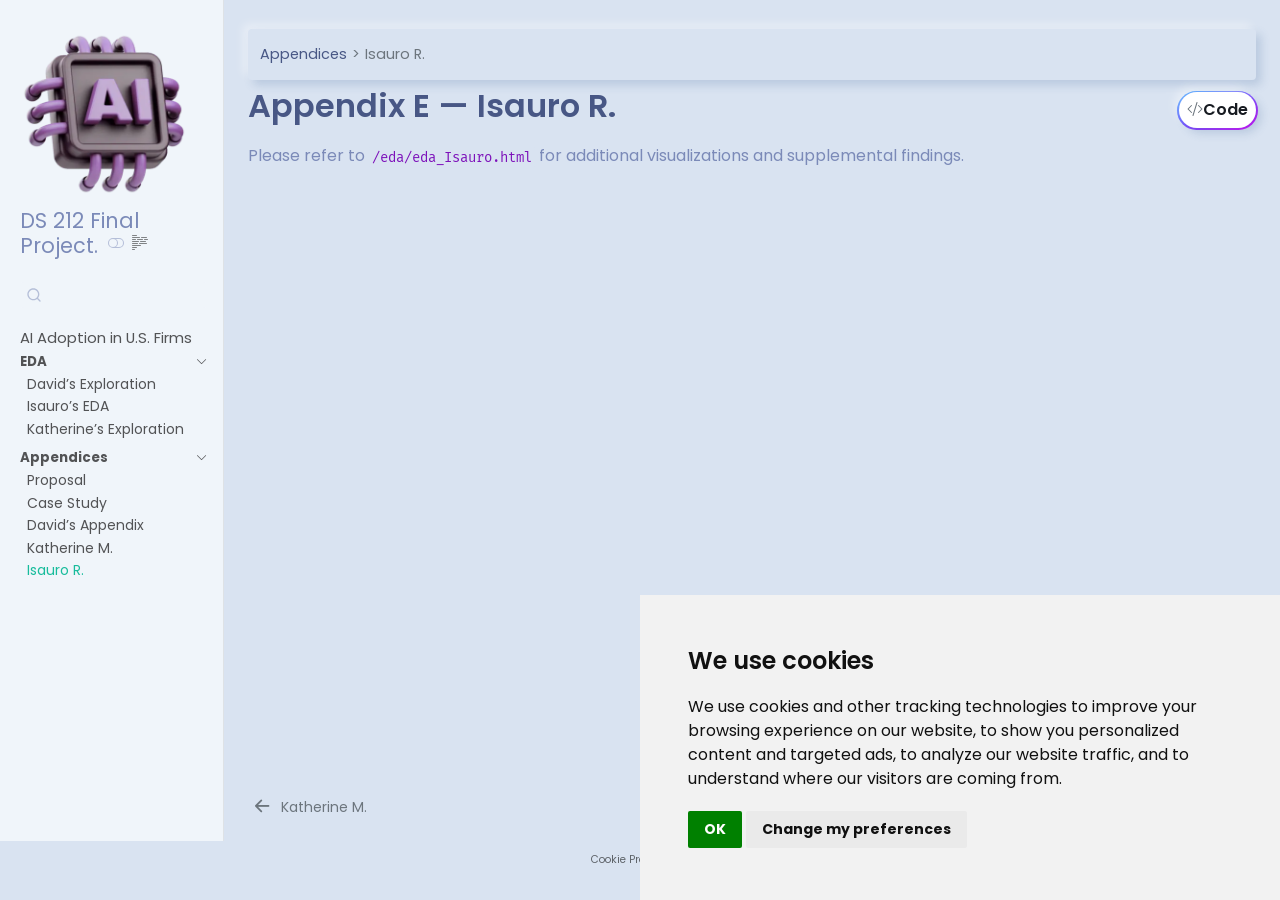
<file: wa/isauro_appx.html>
<!DOCTYPE html>
<html xmlns="http://www.w3.org/1999/xhtml" lang="en" xml:lang="en"><head>

<meta charset="utf-8">
<meta name="generator" content="quarto-1.9.37">

<meta name="viewport" content="width=device-width, initial-scale=1.0, user-scalable=yes">


<title>Appendix E — Isauro R. – AI Usage in the U.S. Companies</title>
<style>
/* Default styles provided by pandoc.
** See https://pandoc.org/MANUAL.html#variables-for-html for config info.
*/
code{white-space: pre-wrap;}
span.smallcaps{font-variant: small-caps;}
div.columns{display: flex; gap: min(4vw, 1.5em);}
div.column{flex: auto; overflow-x: auto;}
div.hanging-indent{margin-left: 1.5em; text-indent: -1.5em;}
ul.task-list{list-style: none;}
ul.task-list li input[type="checkbox"] {
  width: 0.8em;
  margin: 0 0.8em 0.2em -1em; /* quarto-specific, see https://github.com/quarto-dev/quarto-cli/issues/4556 */ 
  vertical-align: middle;
}
/* CSS for syntax highlighting */
html { -webkit-text-size-adjust: 100%; }
pre > code.sourceCode { white-space: pre; position: relative; }
pre > code.sourceCode > span { display: inline-block; line-height: 1.25; }
pre > code.sourceCode > span:empty { height: 1.2em; }
.sourceCode { overflow: visible; }
code.sourceCode > span { color: inherit; text-decoration: inherit; }
div.sourceCode { margin: 1em 0; }
pre.sourceCode { margin: 0; }
@media screen {
div.sourceCode { overflow: auto; }
}
@media print {
pre > code.sourceCode { white-space: pre-wrap; }
pre > code.sourceCode > span { text-indent: -5em; padding-left: 5em; }
}
pre.numberSource code
  { counter-reset: source-line 0; }
pre.numberSource code > span
  { position: relative; left: -4em; counter-increment: source-line; }
pre.numberSource code > span > a:first-child::before
  { content: counter(source-line);
    position: relative; left: -1em; text-align: right; vertical-align: baseline;
    border: none; display: inline-block;
    -webkit-touch-callout: none; -webkit-user-select: none;
    -khtml-user-select: none; -moz-user-select: none;
    -ms-user-select: none; user-select: none;
    padding: 0 4px; width: 4em;
  }
pre.numberSource { margin-left: 3em;  padding-left: 4px; }
div.sourceCode
  {   }
@media screen {
pre > code.sourceCode > span > a:first-child::before { text-decoration: underline; }
}
</style>


<script src="../site_libs/quarto-nav/quarto-nav.js"></script>
<script src="../site_libs/clipboard/clipboard.min.js"></script>
<script src="../site_libs/quarto-search/autocomplete.umd.js"></script>
<script src="../site_libs/quarto-search/fuse.min.js"></script>
<script src="../site_libs/quarto-search/quarto-search.js"></script>
<meta name="quarto:offset" content="../">
<link href="../wa/katherine_appx.html" rel="prev">
<link href="../assets/ds212_logo.png" rel="icon" type="image/png">
<script src="../site_libs/cookie-consent/cookie-consent.js"></script>
<link href="../site_libs/cookie-consent/cookie-consent.css" rel="stylesheet">
<script src="../site_libs/quarto-html/quarto.js" type="module"></script>
<script src="../site_libs/quarto-html/tabsets/tabsets.js" type="module"></script>
<script src="../site_libs/quarto-html/popper.min.js"></script>
<script src="../site_libs/quarto-html/tippy.umd.min.js"></script>
<script src="../site_libs/quarto-html/anchor.min.js"></script>
<link href="../site_libs/quarto-html/tippy.css" rel="stylesheet">
<link href="../site_libs/quarto-html/quarto-syntax-highlighting-7f8f88aac4f3542376d5c11b86a4c14d.css" rel="stylesheet" class="quarto-color-scheme" id="quarto-text-highlighting-styles">
<link href="../site_libs/quarto-html/quarto-syntax-highlighting-dark-d0ae9245876894da5ac7e18953ecc5cc.css" rel="stylesheet" class="quarto-color-scheme quarto-color-alternate" id="quarto-text-highlighting-styles">
<link href="../site_libs/quarto-html/quarto-syntax-highlighting-7f8f88aac4f3542376d5c11b86a4c14d.css" rel="stylesheet" class="quarto-color-scheme-extra" id="quarto-text-highlighting-styles">
<script src="../site_libs/bootstrap/bootstrap.min.js"></script>
<link href="../site_libs/bootstrap/bootstrap-icons.css" rel="stylesheet">
<link href="../site_libs/bootstrap/bootstrap-df65c8a788982e600b98d21ae0021b04.min.css" rel="stylesheet" append-hash="true" class="quarto-color-scheme" id="quarto-bootstrap" data-mode="light">
<link href="../site_libs/bootstrap/bootstrap-dark-5fb92d1800090af7833eba181834ae86.min.css" rel="stylesheet" append-hash="true" class="quarto-color-scheme quarto-color-alternate" id="quarto-bootstrap" data-mode="dark">
<link href="../site_libs/bootstrap/bootstrap-df65c8a788982e600b98d21ae0021b04.min.css" rel="stylesheet" append-hash="true" class="quarto-color-scheme-extra" id="quarto-bootstrap" data-mode="light">
<script id="quarto-search-options" type="application/json">{
  "location": "sidebar",
  "copy-button": false,
  "collapse-after": 3,
  "panel-placement": "start",
  "type": "textbox",
  "limit": 50,
  "keyboard-shortcut": [
    "f",
    "/",
    "s"
  ],
  "show-item-context": false,
  "language": {
    "search-no-results-text": "No results",
    "search-matching-documents-text": "matching documents",
    "search-copy-link-title": "Copy link to search",
    "search-hide-matches-text": "Hide additional matches",
    "search-more-match-text": "more match in this document",
    "search-more-matches-text": "more matches in this document",
    "search-clear-button-title": "Clear",
    "search-text-placeholder": "",
    "search-detached-cancel-button-title": "Cancel",
    "search-submit-button-title": "Submit",
    "search-label": "Search"
  }
}</script>

<script type="text/javascript" charset="UTF-8">
document.addEventListener('DOMContentLoaded', function () {
cookieconsent.run({
  "notice_banner_type":"simple",
  "consent_type":"implied",
  "palette":"light",
  "language":"en",
  "page_load_consent_levels":["strictly-necessary","functionality","tracking","targeting"],
  "notice_banner_reject_button_hide":false,
  "preferences_center_close_button_hide":false,
  "website_name":""
  ,
"language":"en"
  });
});
</script> 
  
<style>html{ scroll-behavior: smooth; }</style>


<link rel="stylesheet" href="../style/custom.css">
</head>

<body class="nav-sidebar docked quarto-light"><script id="quarto-html-before-body" type="application/javascript">
    const toggleBodyColorMode = (bsSheetEl) => {
      const mode = bsSheetEl.getAttribute("data-mode");
      const bodyEl = window.document.querySelector("body");
      if (mode === "dark") {
        bodyEl.classList.add("quarto-dark");
        bodyEl.classList.remove("quarto-light");
      } else {
        bodyEl.classList.add("quarto-light");
        bodyEl.classList.remove("quarto-dark");
      }
    }
    const toggleBodyColorPrimary = () => {
      const bsSheetEl = window.document.querySelector("link#quarto-bootstrap:not([rel=disabled-stylesheet])");
      if (bsSheetEl) {
        toggleBodyColorMode(bsSheetEl);
      }
    }
    const setColorSchemeToggle = (alternate) => {
      const toggles = window.document.querySelectorAll('.quarto-color-scheme-toggle');
      for (let i=0; i < toggles.length; i++) {
        const toggle = toggles[i];
        if (toggle) {
          if (alternate) {
            toggle.classList.add("alternate");
          } else {
            toggle.classList.remove("alternate");
          }
        }
      }
    };
    const toggleColorMode = (alternate) => {
      // Switch the stylesheets
      const primaryStylesheets = window.document.querySelectorAll('link.quarto-color-scheme:not(.quarto-color-alternate)');
      const alternateStylesheets = window.document.querySelectorAll('link.quarto-color-scheme.quarto-color-alternate');
      manageTransitions('#quarto-margin-sidebar .nav-link', false);
      if (alternate) {
        // note: dark is layered on light, we don't disable primary!
        enableStylesheet(alternateStylesheets);
        for (const sheetNode of alternateStylesheets) {
          if (sheetNode.id === "quarto-bootstrap") {
            toggleBodyColorMode(sheetNode);
          }
        }
      } else {
        disableStylesheet(alternateStylesheets);
        enableStylesheet(primaryStylesheets)
        toggleBodyColorPrimary();
      }
      manageTransitions('#quarto-margin-sidebar .nav-link', true);
      // Switch the toggles
      setColorSchemeToggle(alternate)
      // Hack to workaround the fact that safari doesn't
      // properly recolor the scrollbar when toggling (#1455)
      if (navigator.userAgent.indexOf('Safari') > 0 && navigator.userAgent.indexOf('Chrome') == -1) {
        manageTransitions("body", false);
        window.scrollTo(0, 1);
        setTimeout(() => {
          window.scrollTo(0, 0);
          manageTransitions("body", true);
        }, 40);
      }
    }
    const disableStylesheet = (stylesheets) => {
      for (let i=0; i < stylesheets.length; i++) {
        const stylesheet = stylesheets[i];
        stylesheet.rel = 'disabled-stylesheet';
      }
    }
    const enableStylesheet = (stylesheets) => {
      for (let i=0; i < stylesheets.length; i++) {
        const stylesheet = stylesheets[i];
        if(stylesheet.rel !== 'stylesheet') { // for Chrome, which will still FOUC without this check
          stylesheet.rel = 'stylesheet';
        }
      }
    }
    const manageTransitions = (selector, allowTransitions) => {
      const els = window.document.querySelectorAll(selector);
      for (let i=0; i < els.length; i++) {
        const el = els[i];
        if (allowTransitions) {
          el.classList.remove('notransition');
        } else {
          el.classList.add('notransition');
        }
      }
    }
    const isFileUrl = () => {
      return window.location.protocol === 'file:';
    }
    const hasAlternateSentinel = () => {
      let styleSentinel = getColorSchemeSentinel();
      if (styleSentinel !== null) {
        return styleSentinel === "alternate";
      } else {
        return false;
      }
    }
    const setStyleSentinel = (alternate) => {
      const value = alternate ? "alternate" : "default";
      if (!isFileUrl()) {
        window.localStorage.setItem("quarto-color-scheme", value);
      } else {
        localAlternateSentinel = value;
      }
    }
    const getColorSchemeSentinel = () => {
      if (!isFileUrl()) {
        const storageValue = window.localStorage.getItem("quarto-color-scheme");
        return storageValue != null ? storageValue : localAlternateSentinel;
      } else {
        return localAlternateSentinel;
      }
    }
    const toggleGiscusIfUsed = (isAlternate, darkModeDefault) => {
      const baseTheme = document.querySelector('#giscus-base-theme')?.value ?? 'light';
      const alternateTheme = document.querySelector('#giscus-alt-theme')?.value ?? 'dark';
      let newTheme = '';
      if(authorPrefersDark) {
        newTheme = isAlternate ? baseTheme : alternateTheme;
      } else {
        newTheme = isAlternate ? alternateTheme : baseTheme;
      }
      const changeGiscusTheme = () => {
        // From: https://github.com/giscus/giscus/issues/336
        const sendMessage = (message) => {
          const iframe = document.querySelector('iframe.giscus-frame');
          if (!iframe) return;
          iframe.contentWindow.postMessage({ giscus: message }, 'https://giscus.app');
        }
        sendMessage({
          setConfig: {
            theme: newTheme
          }
        });
      }
      const isGiscussLoaded = window.document.querySelector('iframe.giscus-frame') !== null;
      if (isGiscussLoaded) {
        changeGiscusTheme();
      }
    };
    const authorPrefersDark = false;
    const darkModeDefault = authorPrefersDark;
      document.querySelector('link#quarto-text-highlighting-styles.quarto-color-scheme-extra').rel = 'disabled-stylesheet';
      document.querySelector('link#quarto-bootstrap.quarto-color-scheme-extra').rel = 'disabled-stylesheet';
    let localAlternateSentinel = darkModeDefault ? 'alternate' : 'default';
    // Dark / light mode switch
    window.quartoToggleColorScheme = () => {
      // Read the current dark / light value
      let toAlternate = !hasAlternateSentinel();
      toggleColorMode(toAlternate);
      setStyleSentinel(toAlternate);
      toggleGiscusIfUsed(toAlternate, darkModeDefault);
      window.dispatchEvent(new Event('resize'));
    };
    // Switch to dark mode if need be
    if (hasAlternateSentinel()) {
      toggleColorMode(true);
    } else {
      toggleColorMode(false);
    }
  </script>

<div id="quarto-search-results"></div>
  <header id="quarto-header" class="headroom fixed-top">
  <nav class="quarto-secondary-nav">
    <div class="container-fluid d-flex">
      <button type="button" class="quarto-btn-toggle btn" data-bs-toggle="collapse" role="button" data-bs-target=".quarto-sidebar-collapse-item" aria-controls="quarto-sidebar" aria-expanded="false" aria-label="Toggle sidebar navigation" onclick="if (window.quartoToggleHeadroom) { window.quartoToggleHeadroom(); }">
        <i class="bi bi-layout-text-sidebar-reverse"></i>
      </button>
        <nav class="quarto-page-breadcrumbs" aria-label="breadcrumb"><ol class="breadcrumb"><li class="breadcrumb-item"><a href="../appx/proposal.html">Appendices</a></li><li class="breadcrumb-item"><a href="../wa/isauro_appx.html"><span class="chapter-title">Isauro R.</span></a></li></ol></nav>
        <a class="flex-grow-1" role="navigation" data-bs-toggle="collapse" data-bs-target=".quarto-sidebar-collapse-item" aria-controls="quarto-sidebar" aria-expanded="false" aria-label="Toggle sidebar navigation" onclick="if (window.quartoToggleHeadroom) { window.quartoToggleHeadroom(); }">      
        </a>
      <button type="button" class="btn quarto-search-button" aria-label="Search" onclick="window.quartoOpenSearch();">
        <i class="bi bi-search"></i>
      </button>
    </div>
  </nav>
</header>
<!-- content -->
<div id="quarto-content" class="quarto-container page-columns page-rows-contents page-layout-full">
<!-- sidebar -->
  <nav id="quarto-sidebar" class="sidebar collapse collapse-horizontal quarto-sidebar-collapse-item sidebar-navigation docked overflow-auto">
    <div class="pt-lg-2 mt-2 text-left sidebar-header sidebar-header-stacked">
      <a href="../index.html" class="sidebar-logo-link">
      <img src="../assets/ds212_logo.png" alt="Random negative space illustration" class="sidebar-logo light-content py-0 d-lg-inline d-none">
      <img src="../assets/ds212_logo.png" alt="Random negative space illustration" class="sidebar-logo dark-content py-0 d-lg-inline d-none">
      </a>
    <div class="sidebar-title mb-0 py-0">
      <a href="../">DS 212 Final Project.</a> 
        <div class="sidebar-tools-main">
  <a href="" class="quarto-color-scheme-toggle quarto-navigation-tool  px-1" onclick="window.quartoToggleColorScheme(); return false;" title="Toggle dark mode"><i class="bi"></i></a>
  <a href="" class="quarto-reader-toggle quarto-navigation-tool px-1" onclick="window.quartoToggleReader(); return false;" title="Toggle reader mode">
  <div class="quarto-reader-toggle-btn">
  <i class="bi"></i>
  </div>
</a>
</div>
    </div>
      </div>
        <div class="mt-2 flex-shrink-0 align-items-center">
        <div class="sidebar-search">
        <div id="quarto-search" class="" title="Search"></div>
        </div>
        </div>
    <div class="sidebar-menu-container"> 
    <ul class="list-unstyled mt-1">
        <li class="sidebar-item">
  <div class="sidebar-item-container"> 
  <a href="../index.html" class="sidebar-item-text sidebar-link"><span class="chapter-title">AI Adoption in U.S. Firms</span></a>
  </div>
</li>
        <li class="sidebar-item sidebar-item-section">
      <div class="sidebar-item-container"> 
            <a class="sidebar-item-text sidebar-link text-start" data-bs-toggle="collapse" data-bs-target="#quarto-sidebar-section-1" role="navigation" aria-expanded="true">
 <span class="menu-text">EDA</span></a>
          <a class="sidebar-item-toggle text-start" data-bs-toggle="collapse" data-bs-target="#quarto-sidebar-section-1" role="navigation" aria-expanded="true" aria-label="Toggle section">
            <i class="bi bi-chevron-right ms-2"></i>
          </a> 
      </div>
      <ul id="quarto-sidebar-section-1" class="collapse list-unstyled sidebar-section depth1 show">  
          <li class="sidebar-item">
  <div class="sidebar-item-container"> 
  <a href="../eda/eda_David.html" class="sidebar-item-text sidebar-link"><span class="chapter-title">David’s Exploration</span></a>
  </div>
</li>
          <li class="sidebar-item">
  <div class="sidebar-item-container"> 
  <a href="../eda/eda_Isauro.html" class="sidebar-item-text sidebar-link"><span class="chapter-title">Isauro’s EDA</span></a>
  </div>
</li>
          <li class="sidebar-item">
  <div class="sidebar-item-container"> 
  <a href="../eda/eda_Katherine.html" class="sidebar-item-text sidebar-link"><span class="chapter-title">Katherine’s Exploration</span></a>
  </div>
</li>
      </ul>
  </li>
        <li class="sidebar-item sidebar-item-section">
      <div class="sidebar-item-container"> 
            <a class="sidebar-item-text sidebar-link text-start" data-bs-toggle="collapse" data-bs-target="#quarto-sidebar-section-2" role="navigation" aria-expanded="true">
 <span class="menu-text">Appendices</span></a>
          <a class="sidebar-item-toggle text-start" data-bs-toggle="collapse" data-bs-target="#quarto-sidebar-section-2" role="navigation" aria-expanded="true" aria-label="Toggle section">
            <i class="bi bi-chevron-right ms-2"></i>
          </a> 
      </div>
      <ul id="quarto-sidebar-section-2" class="collapse list-unstyled sidebar-section depth1 show">  
          <li class="sidebar-item">
  <div class="sidebar-item-container"> 
  <a href="../appx/proposal.html" class="sidebar-item-text sidebar-link"><span class="chapter-title">Proposal</span></a>
  </div>
</li>
          <li class="sidebar-item">
  <div class="sidebar-item-container"> 
  <a href="../appx/case-study.html" class="sidebar-item-text sidebar-link"><span class="chapter-title">Case Study</span></a>
  </div>
</li>
          <li class="sidebar-item">
  <div class="sidebar-item-container"> 
  <a href="../wa/david_appx.html" class="sidebar-item-text sidebar-link"><span class="chapter-title">David’s Appendix</span></a>
  </div>
</li>
          <li class="sidebar-item">
  <div class="sidebar-item-container"> 
  <a href="../wa/katherine_appx.html" class="sidebar-item-text sidebar-link"><span class="chapter-title">Katherine M.</span></a>
  </div>
</li>
          <li class="sidebar-item">
  <div class="sidebar-item-container"> 
  <a href="../wa/isauro_appx.html" class="sidebar-item-text sidebar-link active"><span class="chapter-title">Isauro R.</span></a>
  </div>
</li>
      </ul>
  </li>
    </ul>
    </div>
</nav>
<div id="quarto-sidebar-glass" class="quarto-sidebar-collapse-item" data-bs-toggle="collapse" data-bs-target=".quarto-sidebar-collapse-item"></div>
<!-- margin-sidebar -->
    <div id="quarto-margin-sidebar" class="sidebar margin-sidebar zindex-bottom">
        
    </div>
<!-- main -->
<main class="content column-page-right" id="quarto-document-content">


<header id="title-block-header" class="quarto-title-block default"><nav class="quarto-page-breadcrumbs quarto-title-breadcrumbs d-none d-lg-block" aria-label="breadcrumb"><ol class="breadcrumb"><li class="breadcrumb-item"><a href="../appx/proposal.html">Appendices</a></li><li class="breadcrumb-item"><a href="../wa/isauro_appx.html"><span class="chapter-title">Isauro R.</span></a></li></ol></nav>
<div class="quarto-title">
<div class="quarto-title-block"><div><h1 class="title">Appendix E — Isauro R.</h1><button type="button" class="btn code-tools-button" id="quarto-code-tools-source"><i class="bi"></i> Code</button></div></div>
</div>



<div class="quarto-title-meta column-page-right">

    
  
    
  </div>
  


</header>


<p>Please refer to <code>/eda/eda_Isauro.html</code> for additional visualizations and supplemental findings.</p>


<!-- -->


</main> <!-- /main -->
<script id="quarto-html-after-body" type="application/javascript">
  window.document.addEventListener("DOMContentLoaded", function (event) {
    // Ensure there is a toggle, if there isn't float one in the top right
    if (window.document.querySelector('.quarto-color-scheme-toggle') === null) {
      const a = window.document.createElement('a');
      a.classList.add('top-right');
      a.classList.add('quarto-color-scheme-toggle');
      a.href = "";
      a.onclick = function() { try { window.quartoToggleColorScheme(); } catch {} return false; };
      const i = window.document.createElement("i");
      i.classList.add('bi');
      a.appendChild(i);
      window.document.body.appendChild(a);
    }
    setColorSchemeToggle(hasAlternateSentinel())
    const icon = "";
    const anchorJS = new window.AnchorJS();
    anchorJS.options = {
      placement: 'right',
      icon: icon
    };
    anchorJS.add('.anchored');
    const isCodeAnnotation = (el) => {
      for (const clz of el.classList) {
        if (clz.startsWith('code-annotation-')) {                     
          return true;
        }
      }
      return false;
    }
    const onCopySuccess = function(e) {
      // button target
      const button = e.trigger;
      // don't keep focus
      button.blur();
      // flash "checked"
      button.classList.add('code-copy-button-checked');
      var currentTitle = button.getAttribute("title");
      button.setAttribute("title", "Copied!");
      let tooltip;
      if (window.bootstrap) {
        button.setAttribute("data-bs-toggle", "tooltip");
        button.setAttribute("data-bs-placement", "left");
        button.setAttribute("data-bs-title", "Copied!");
        tooltip = new bootstrap.Tooltip(button, 
          { trigger: "manual", 
            customClass: "code-copy-button-tooltip",
            offset: [0, -8]});
        tooltip.show();    
      }
      setTimeout(function() {
        if (tooltip) {
          tooltip.hide();
          button.removeAttribute("data-bs-title");
          button.removeAttribute("data-bs-toggle");
          button.removeAttribute("data-bs-placement");
        }
        button.setAttribute("title", currentTitle);
        button.classList.remove('code-copy-button-checked');
      }, 1000);
      // clear code selection
      e.clearSelection();
    }
    const getTextToCopy = function(trigger) {
      const outerScaffold = trigger.parentElement.cloneNode(true);
      const codeEl = outerScaffold.querySelector('code');
      for (const childEl of codeEl.children) {
        if (isCodeAnnotation(childEl)) {
          childEl.remove();
        }
      }
      return codeEl.innerText;
    }
    const clipboard = new window.ClipboardJS('.code-copy-button:not([data-in-quarto-modal])', {
      text: getTextToCopy
    });
    clipboard.on('success', onCopySuccess);
    if (window.document.getElementById('quarto-embedded-source-code-modal')) {
      const clipboardModal = new window.ClipboardJS('.code-copy-button[data-in-quarto-modal]', {
        text: getTextToCopy,
        container: window.document.getElementById('quarto-embedded-source-code-modal')
      });
      clipboardModal.on('success', onCopySuccess);
    }
    const viewSource = window.document.getElementById('quarto-view-source') ||
                       window.document.getElementById('quarto-code-tools-source');
    if (viewSource) {
      const sourceUrl = viewSource.getAttribute("data-quarto-source-url");
      viewSource.addEventListener("click", function(e) {
        if (sourceUrl) {
          // rstudio viewer pane
          if (/\bcapabilities=\b/.test(window.location)) {
            window.open(sourceUrl);
          } else {
            window.location.href = sourceUrl;
          }
        } else {
          const modal = new bootstrap.Modal(document.getElementById('quarto-embedded-source-code-modal'));
          modal.show();
        }
        return false;
      });
    }
    function toggleCodeHandler(show) {
      return function(e) {
        const detailsSrc = window.document.querySelectorAll(".cell > details > .sourceCode");
        for (let i=0; i<detailsSrc.length; i++) {
          const details = detailsSrc[i].parentElement;
          if (show) {
            details.open = true;
          } else {
            details.removeAttribute("open");
          }
        }
        const cellCodeDivs = window.document.querySelectorAll(".cell > .sourceCode");
        const fromCls = show ? "hidden" : "unhidden";
        const toCls = show ? "unhidden" : "hidden";
        for (let i=0; i<cellCodeDivs.length; i++) {
          const codeDiv = cellCodeDivs[i];
          if (codeDiv.classList.contains(fromCls)) {
            codeDiv.classList.remove(fromCls);
            codeDiv.classList.add(toCls);
          } 
        }
        return false;
      }
    }
    const hideAllCode = window.document.getElementById("quarto-hide-all-code");
    if (hideAllCode) {
      hideAllCode.addEventListener("click", toggleCodeHandler(false));
    }
    const showAllCode = window.document.getElementById("quarto-show-all-code");
    if (showAllCode) {
      showAllCode.addEventListener("click", toggleCodeHandler(true));
    }
      var localhostRegex = new RegExp(/^(?:http|https):\/\/localhost\:?[0-9]*\//);
      var mailtoRegex = new RegExp(/^mailto:/);
        var filterRegex = new RegExp('/' + window.location.host + '/');
      var isInternal = (href) => {
          return filterRegex.test(href) || localhostRegex.test(href) || mailtoRegex.test(href);
      }
      // Inspect non-navigation links and adorn them if external
     var links = window.document.querySelectorAll('a[href]:not(.nav-link):not(.navbar-brand):not(.toc-action):not(.sidebar-link):not(.sidebar-item-toggle):not(.pagination-link):not(.no-external):not([aria-hidden]):not(.dropdown-item):not(.quarto-navigation-tool):not(.about-link)');
      for (var i=0; i<links.length; i++) {
        const link = links[i];
        if (!isInternal(link.href)) {
          // undo the damage that might have been done by quarto-nav.js in the case of
          // links that we want to consider external
          if (link.dataset.originalHref !== undefined) {
            link.href = link.dataset.originalHref;
          }
            // target, if specified
            link.setAttribute("target", "_blank");
            if (link.getAttribute("rel") === null) {
              link.setAttribute("rel", "noopener");
            }
        }
      }
    function tippyHover(el, contentFn, onTriggerFn, onUntriggerFn) {
      const config = {
        allowHTML: true,
        maxWidth: 500,
        delay: 100,
        arrow: false,
        appendTo: function(el) {
            return el.parentElement;
        },
        interactive: true,
        interactiveBorder: 10,
        theme: 'quarto',
        placement: 'bottom-start',
      };
      if (contentFn) {
        config.content = contentFn;
      }
      if (onTriggerFn) {
        config.onTrigger = onTriggerFn;
      }
      if (onUntriggerFn) {
        config.onUntrigger = onUntriggerFn;
      }
      window.tippy(el, config); 
    }
    const noterefs = window.document.querySelectorAll('a[role="doc-noteref"]');
    for (var i=0; i<noterefs.length; i++) {
      const ref = noterefs[i];
      tippyHover(ref, function() {
        // use id or data attribute instead here
        let href = ref.getAttribute('data-footnote-href') || ref.getAttribute('href');
        try { href = new URL(href).hash; } catch {}
        const id = href.replace(/^#\/?/, "");
        const note = window.document.getElementById(id);
        if (note) {
          return note.innerHTML;
        } else {
          return "";
        }
      });
    }
    const xrefs = window.document.querySelectorAll('a.quarto-xref');
    const processXRef = (id, note) => {
      // Strip column container classes
      const stripColumnClz = (el) => {
        el.classList.remove("page-full", "page-columns");
        if (el.children) {
          for (const child of el.children) {
            stripColumnClz(child);
          }
        }
      }
      stripColumnClz(note)
      if (id === null || id.startsWith('sec-')) {
        // Special case sections, only their first couple elements
        const container = document.createElement("div");
        if (note.children && note.children.length > 2) {
          container.appendChild(note.children[0].cloneNode(true));
          for (let i = 1; i < note.children.length; i++) {
            const child = note.children[i];
            if (child.tagName === "P" && child.innerText === "") {
              continue;
            } else {
              container.appendChild(child.cloneNode(true));
              break;
            }
          }
          if (window.Quarto?.typesetMath) {
            window.Quarto.typesetMath(container);
          }
          return container.innerHTML
        } else {
          if (window.Quarto?.typesetMath) {
            window.Quarto.typesetMath(note);
          }
          return note.innerHTML;
        }
      } else {
        // Remove any anchor links if they are present
        const anchorLink = note.querySelector('a.anchorjs-link');
        if (anchorLink) {
          anchorLink.remove();
        }
        if (window.Quarto?.typesetMath) {
          window.Quarto.typesetMath(note);
        }
        if (note.classList.contains("callout")) {
          return note.outerHTML;
        } else {
          return note.innerHTML;
        }
      }
    }
    for (var i=0; i<xrefs.length; i++) {
      const xref = xrefs[i];
      tippyHover(xref, undefined, function(instance) {
        instance.disable();
        let url = xref.getAttribute('href');
        let hash = undefined; 
        if (url.startsWith('#')) {
          hash = url;
        } else {
          try { hash = new URL(url).hash; } catch {}
        }
        if (hash) {
          const id = hash.replace(/^#\/?/, "");
          const note = window.document.getElementById(id);
          if (note !== null) {
            try {
              const html = processXRef(id, note.cloneNode(true));
              instance.setContent(html);
            } finally {
              instance.enable();
              instance.show();
            }
          } else {
            // See if we can fetch this
            fetch(url.split('#')[0])
            .then(res => res.text())
            .then(html => {
              const parser = new DOMParser();
              const htmlDoc = parser.parseFromString(html, "text/html");
              const note = htmlDoc.getElementById(id);
              if (note !== null) {
                const html = processXRef(id, note);
                instance.setContent(html);
              } 
            }).finally(() => {
              instance.enable();
              instance.show();
            });
          }
        } else {
          // See if we can fetch a full url (with no hash to target)
          // This is a special case and we should probably do some content thinning / targeting
          fetch(url)
          .then(res => res.text())
          .then(html => {
            const parser = new DOMParser();
            const htmlDoc = parser.parseFromString(html, "text/html");
            const note = htmlDoc.querySelector('main.content');
            if (note !== null) {
              // This should only happen for chapter cross references
              // (since there is no id in the URL)
              // remove the first header
              if (note.children.length > 0 && note.children[0].tagName === "HEADER") {
                note.children[0].remove();
              }
              const html = processXRef(null, note);
              instance.setContent(html);
            } 
          }).finally(() => {
            instance.enable();
            instance.show();
          });
        }
      }, function(instance) {
      });
    }
        let selectedAnnoteEl;
        const selectorForAnnotation = ( cell, annotation) => {
          let cellAttr = 'data-code-cell="' + cell + '"';
          let lineAttr = 'data-code-annotation="' +  annotation + '"';
          const selector = 'span[' + cellAttr + '][' + lineAttr + ']';
          return selector;
        }
        const selectCodeLines = (annoteEl) => {
          const doc = window.document;
          const targetCell = annoteEl.getAttribute("data-target-cell");
          const targetAnnotation = annoteEl.getAttribute("data-target-annotation");
          const annoteSpan = window.document.querySelector(selectorForAnnotation(targetCell, targetAnnotation));
          const lines = annoteSpan.getAttribute("data-code-lines").split(",");
          const lineIds = lines.map((line) => {
            return targetCell + "-" + line;
          })
          let top = null;
          let height = null;
          let parent = null;
          if (lineIds.length > 0) {
              //compute the position of the single el (top and bottom and make a div)
              const el = window.document.getElementById(lineIds[0]);
              top = el.offsetTop;
              height = el.offsetHeight;
              parent = el.parentElement.parentElement;
            if (lineIds.length > 1) {
              const lastEl = window.document.getElementById(lineIds[lineIds.length - 1]);
              const bottom = lastEl.offsetTop + lastEl.offsetHeight;
              height = bottom - top;
            }
            if (top !== null && height !== null && parent !== null) {
              // cook up a div (if necessary) and position it 
              let div = window.document.getElementById("code-annotation-line-highlight");
              if (div === null) {
                div = window.document.createElement("div");
                div.setAttribute("id", "code-annotation-line-highlight");
                div.style.position = 'absolute';
                parent.appendChild(div);
              }
              div.style.top = top - 2 + "px";
              div.style.height = height + 4 + "px";
              div.style.left = 0;
              let gutterDiv = window.document.getElementById("code-annotation-line-highlight-gutter");
              if (gutterDiv === null) {
                gutterDiv = window.document.createElement("div");
                gutterDiv.setAttribute("id", "code-annotation-line-highlight-gutter");
                gutterDiv.style.position = 'absolute';
                const codeCell = window.document.getElementById(targetCell);
                const gutter = codeCell.querySelector('.code-annotation-gutter');
                gutter.appendChild(gutterDiv);
              }
              gutterDiv.style.top = top - 2 + "px";
              gutterDiv.style.height = height + 4 + "px";
            }
            selectedAnnoteEl = annoteEl;
          }
        };
        const unselectCodeLines = () => {
          const elementsIds = ["code-annotation-line-highlight", "code-annotation-line-highlight-gutter"];
          elementsIds.forEach((elId) => {
            const div = window.document.getElementById(elId);
            if (div) {
              div.remove();
            }
          });
          selectedAnnoteEl = undefined;
        };
          // Handle positioning of the toggle
      window.addEventListener(
        "resize",
        throttle(() => {
          elRect = undefined;
          if (selectedAnnoteEl) {
            selectCodeLines(selectedAnnoteEl);
          }
        }, 10)
      );
      function throttle(fn, ms) {
      let throttle = false;
      let timer;
        return (...args) => {
          if(!throttle) { // first call gets through
              fn.apply(this, args);
              throttle = true;
          } else { // all the others get throttled
              if(timer) clearTimeout(timer); // cancel #2
              timer = setTimeout(() => {
                fn.apply(this, args);
                timer = throttle = false;
              }, ms);
          }
        };
      }
        // Attach click handler to the DT
        const annoteDls = window.document.querySelectorAll('dt[data-target-cell]');
        for (const annoteDlNode of annoteDls) {
          annoteDlNode.addEventListener('click', (event) => {
            const clickedEl = event.target;
            if (clickedEl !== selectedAnnoteEl) {
              unselectCodeLines();
              const activeEl = window.document.querySelector('dt[data-target-cell].code-annotation-active');
              if (activeEl) {
                activeEl.classList.remove('code-annotation-active');
              }
              selectCodeLines(clickedEl);
              clickedEl.classList.add('code-annotation-active');
            } else {
              // Unselect the line
              unselectCodeLines();
              clickedEl.classList.remove('code-annotation-active');
            }
          });
        }
    const findCites = (el) => {
      const parentEl = el.parentElement;
      if (parentEl) {
        const cites = parentEl.dataset.cites;
        if (cites) {
          return {
            el,
            cites: cites.split(' ')
          };
        } else {
          return findCites(el.parentElement)
        }
      } else {
        return undefined;
      }
    };
    var bibliorefs = window.document.querySelectorAll('a[role="doc-biblioref"]');
    for (var i=0; i<bibliorefs.length; i++) {
      const ref = bibliorefs[i];
      const citeInfo = findCites(ref);
      if (citeInfo) {
        tippyHover(citeInfo.el, function() {
          var popup = window.document.createElement('div');
          citeInfo.cites.forEach(function(cite) {
            var citeDiv = window.document.createElement('div');
            citeDiv.classList.add('hanging-indent');
            citeDiv.classList.add('csl-entry');
            var biblioDiv = window.document.getElementById('ref-' + cite);
            if (biblioDiv) {
              citeDiv.innerHTML = biblioDiv.innerHTML;
            }
            popup.appendChild(citeDiv);
          });
          return popup.innerHTML;
        });
      }
    }
  });
  </script>
<nav class="page-navigation column-page-right">
  <div class="nav-page nav-page-previous">
      <a href="../wa/katherine_appx.html" class="pagination-link" aria-label="Katherine M.">
        <i class="bi bi-arrow-left-short"></i> <span class="nav-page-text"><span class="chapter-title">Katherine M.</span></span>
      </a>          
  </div>
  <div class="nav-page nav-page-next">
  </div>
</nav><div class="modal fade" id="quarto-embedded-source-code-modal" tabindex="-1" aria-labelledby="quarto-embedded-source-code-modal-label" aria-hidden="true"><div class="modal-dialog modal-dialog-scrollable"><div class="modal-content"><div class="modal-header"><h5 class="modal-title" id="quarto-embedded-source-code-modal-label">Source Code</h5><button class="btn-close" data-bs-dismiss="modal"></button></div><div class="modal-body"><div class="">
<div class="code-copy-outer-scaffold"><div class="sourceCode" id="cb1" data-shortcodes="false"><pre class="sourceCode numberSource markdown number-lines code-with-copy"><code class="sourceCode markdown"><span id="cb1-1"><a href="#cb1-1"></a><span class="co">---</span></span>
<span id="cb1-2"><a href="#cb1-2"></a><span class="an">title:</span><span class="co"> "Isauro R."</span></span>
<span id="cb1-3"><a href="#cb1-3"></a><span class="co">---</span></span>
<span id="cb1-4"><a href="#cb1-4"></a></span>
<span id="cb1-5"><a href="#cb1-5"></a>Please refer to <span class="in">`/eda/eda_Isauro.html`</span> for additional visualizations and supplemental findings.</span></code></pre></div><button title="Copy to Clipboard" class="code-copy-button" data-in-quarto-modal=""><i class="bi"></i></button></div>
</div></div></div></div></div>
</div> <!-- /content -->
<footer class="footer">
  <div class="nav-footer">
    <div class="nav-footer-left">
      &nbsp;
    </div>   
    <div class="nav-footer-center">

<div class="cookie-consent-footer"><a href="#" id="open_preferences_center">Cookie Preferences</a></div></div>
    <div class="nav-footer-right">
      &nbsp;
    </div>
  </div>
</footer>




<script src="../site_libs/quarto-html/zenscroll-min.js"></script>
</body></html>
</file>
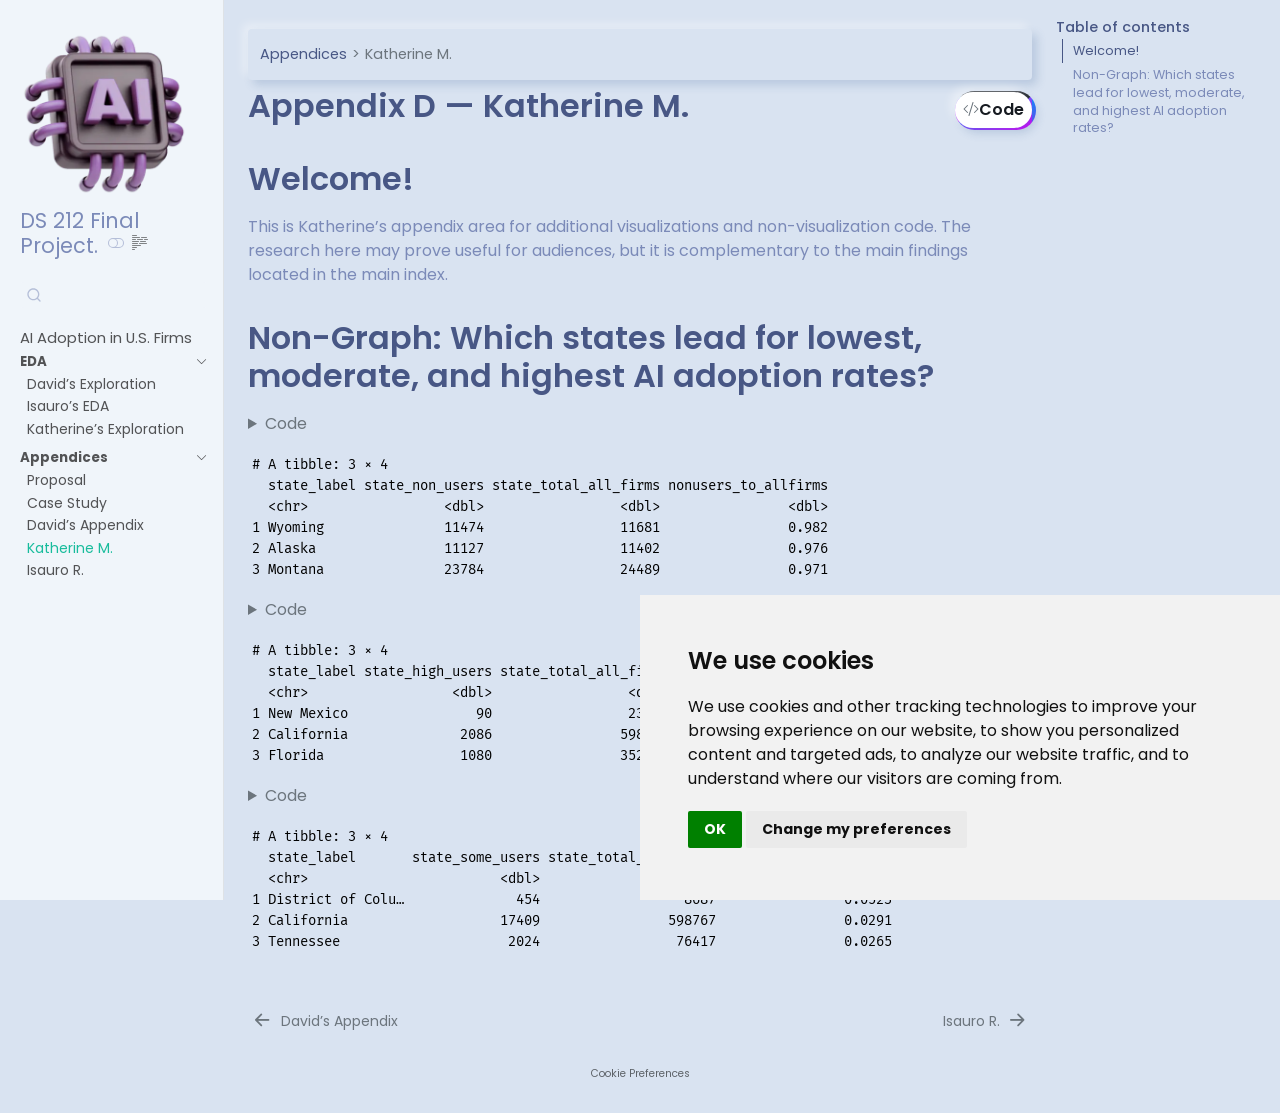
<file: wa/katherine_appx.html>
<!DOCTYPE html>
<html xmlns="http://www.w3.org/1999/xhtml" lang="en" xml:lang="en"><head>
<meta http-equiv="Content-Type" content="text/html; charset=UTF-8">
<meta charset="utf-8">
<meta name="generator" content="quarto-1.9.37">
<meta name="viewport" content="width=device-width, initial-scale=1.0, user-scalable=yes">
<title>Appendix D — Katherine M. – AI Usage in the U.S. Companies</title>
<style>
/* Default styles provided by pandoc.
** See https://pandoc.org/MANUAL.html#variables-for-html for config info.
*/
code{white-space: pre-wrap;}
span.smallcaps{font-variant: small-caps;}
div.columns{display: flex; gap: min(4vw, 1.5em);}
div.column{flex: auto; overflow-x: auto;}
div.hanging-indent{margin-left: 1.5em; text-indent: -1.5em;}
ul.task-list{list-style: none;}
ul.task-list li input[type="checkbox"] {
  width: 0.8em;
  margin: 0 0.8em 0.2em -1em; /* quarto-specific, see https://github.com/quarto-dev/quarto-cli/issues/4556 */ 
  vertical-align: middle;
}
/* CSS for syntax highlighting */
html { -webkit-text-size-adjust: 100%; }
pre > code.sourceCode { white-space: pre; position: relative; }
pre > code.sourceCode > span { display: inline-block; line-height: 1.25; }
pre > code.sourceCode > span:empty { height: 1.2em; }
.sourceCode { overflow: visible; }
code.sourceCode > span { color: inherit; text-decoration: inherit; }
div.sourceCode { margin: 1em 0; }
pre.sourceCode { margin: 0; }
@media screen {
div.sourceCode { overflow: auto; }
}
@media print {
pre > code.sourceCode { white-space: pre-wrap; }
pre > code.sourceCode > span { text-indent: -5em; padding-left: 5em; }
}
pre.numberSource code
  { counter-reset: source-line 0; }
pre.numberSource code > span
  { position: relative; left: -4em; counter-increment: source-line; }
pre.numberSource code > span > a:first-child::before
  { content: counter(source-line);
    position: relative; left: -1em; text-align: right; vertical-align: baseline;
    border: none; display: inline-block;
    -webkit-touch-callout: none; -webkit-user-select: none;
    -khtml-user-select: none; -moz-user-select: none;
    -ms-user-select: none; user-select: none;
    padding: 0 4px; width: 4em;
  }
pre.numberSource { margin-left: 3em;  padding-left: 4px; }
div.sourceCode
  {   }
@media screen {
pre > code.sourceCode > span > a:first-child::before { text-decoration: underline; }
}
</style>

<script src="../site_libs/quarto-nav/quarto-nav.js"></script>
<script src="../site_libs/clipboard/clipboard.min.js"></script>
<script src="../site_libs/quarto-search/autocomplete.umd.js"></script>
<script src="../site_libs/quarto-search/fuse.min.js"></script>
<script src="../site_libs/quarto-search/quarto-search.js"></script>
<meta name="quarto:offset" content="../">
<link href="../wa/isauro_appx.html" rel="next">
<link href="../wa/david_appx.html" rel="prev">
<link href="../assets/ds212_logo.png" rel="icon" type="image/png">
<script src="../site_libs/cookie-consent/cookie-consent.js"></script>
<link href="../site_libs/cookie-consent/cookie-consent.css" rel="stylesheet">
<script src="../site_libs/quarto-html/quarto.js" type="module"></script>
<script src="../site_libs/quarto-html/tabsets/tabsets.js" type="module"></script>
<script src="../site_libs/quarto-html/popper.min.js"></script>
<script src="../site_libs/quarto-html/tippy.umd.min.js"></script>
<script src="../site_libs/quarto-html/anchor.min.js"></script>
<link href="../site_libs/quarto-html/tippy.css" rel="stylesheet">
<link href="../site_libs/quarto-html/quarto-syntax-highlighting-7f8f88aac4f3542376d5c11b86a4c14d.css" rel="stylesheet" class="quarto-color-scheme" id="quarto-text-highlighting-styles">
<link href="../site_libs/quarto-html/quarto-syntax-highlighting-dark-d0ae9245876894da5ac7e18953ecc5cc.css" rel="stylesheet" class="quarto-color-scheme quarto-color-alternate" id="quarto-text-highlighting-styles">
<link href="../site_libs/quarto-html/quarto-syntax-highlighting-7f8f88aac4f3542376d5c11b86a4c14d.css" rel="stylesheet" class="quarto-color-scheme-extra" id="quarto-text-highlighting-styles">
<script src="../site_libs/bootstrap/bootstrap.min.js"></script>
<link href="../site_libs/bootstrap/bootstrap-icons.css" rel="stylesheet">
<link href="../site_libs/bootstrap/bootstrap-df65c8a788982e600b98d21ae0021b04.min.css" rel="stylesheet" append-hash="true" class="quarto-color-scheme" id="quarto-bootstrap" data-mode="light">
<link href="../site_libs/bootstrap/bootstrap-dark-5fb92d1800090af7833eba181834ae86.min.css" rel="stylesheet" append-hash="true" class="quarto-color-scheme quarto-color-alternate" id="quarto-bootstrap" data-mode="dark">
<link href="../site_libs/bootstrap/bootstrap-df65c8a788982e600b98d21ae0021b04.min.css" rel="stylesheet" append-hash="true" class="quarto-color-scheme-extra" id="quarto-bootstrap" data-mode="light"><script id="quarto-search-options" type="application/json">{
  "location": "sidebar",
  "copy-button": false,
  "collapse-after": 3,
  "panel-placement": "start",
  "type": "textbox",
  "limit": 50,
  "keyboard-shortcut": [
    "f",
    "/",
    "s"
  ],
  "show-item-context": false,
  "language": {
    "search-no-results-text": "No results",
    "search-matching-documents-text": "matching documents",
    "search-copy-link-title": "Copy link to search",
    "search-hide-matches-text": "Hide additional matches",
    "search-more-match-text": "more match in this document",
    "search-more-matches-text": "more matches in this document",
    "search-clear-button-title": "Clear",
    "search-text-placeholder": "",
    "search-detached-cancel-button-title": "Cancel",
    "search-submit-button-title": "Submit",
    "search-label": "Search"
  }
}</script><script type="text/javascript" charset="UTF-8">
document.addEventListener('DOMContentLoaded', function () {
cookieconsent.run({
  "notice_banner_type":"simple",
  "consent_type":"implied",
  "palette":"light",
  "language":"en",
  "page_load_consent_levels":["strictly-necessary","functionality","tracking","targeting"],
  "notice_banner_reject_button_hide":false,
  "preferences_center_close_button_hide":false,
  "website_name":""
  ,
"language":"en"
  });
});
</script><style>html{ scroll-behavior: smooth; }</style>
<link rel="stylesheet" href="../style/custom.css">
</head>
<body class="nav-sidebar docked quarto-light"><script id="quarto-html-before-body" type="application/javascript">
    const toggleBodyColorMode = (bsSheetEl) => {
      const mode = bsSheetEl.getAttribute("data-mode");
      const bodyEl = window.document.querySelector("body");
      if (mode === "dark") {
        bodyEl.classList.add("quarto-dark");
        bodyEl.classList.remove("quarto-light");
      } else {
        bodyEl.classList.add("quarto-light");
        bodyEl.classList.remove("quarto-dark");
      }
    }
    const toggleBodyColorPrimary = () => {
      const bsSheetEl = window.document.querySelector("link#quarto-bootstrap:not([rel=disabled-stylesheet])");
      if (bsSheetEl) {
        toggleBodyColorMode(bsSheetEl);
      }
    }
    const setColorSchemeToggle = (alternate) => {
      const toggles = window.document.querySelectorAll('.quarto-color-scheme-toggle');
      for (let i=0; i < toggles.length; i++) {
        const toggle = toggles[i];
        if (toggle) {
          if (alternate) {
            toggle.classList.add("alternate");
          } else {
            toggle.classList.remove("alternate");
          }
        }
      }
    };
    const toggleColorMode = (alternate) => {
      // Switch the stylesheets
      const primaryStylesheets = window.document.querySelectorAll('link.quarto-color-scheme:not(.quarto-color-alternate)');
      const alternateStylesheets = window.document.querySelectorAll('link.quarto-color-scheme.quarto-color-alternate');
      manageTransitions('#quarto-margin-sidebar .nav-link', false);
      if (alternate) {
        // note: dark is layered on light, we don't disable primary!
        enableStylesheet(alternateStylesheets);
        for (const sheetNode of alternateStylesheets) {
          if (sheetNode.id === "quarto-bootstrap") {
            toggleBodyColorMode(sheetNode);
          }
        }
      } else {
        disableStylesheet(alternateStylesheets);
        enableStylesheet(primaryStylesheets)
        toggleBodyColorPrimary();
      }
      manageTransitions('#quarto-margin-sidebar .nav-link', true);
      // Switch the toggles
      setColorSchemeToggle(alternate)
      // Hack to workaround the fact that safari doesn't
      // properly recolor the scrollbar when toggling (#1455)
      if (navigator.userAgent.indexOf('Safari') > 0 && navigator.userAgent.indexOf('Chrome') == -1) {
        manageTransitions("body", false);
        window.scrollTo(0, 1);
        setTimeout(() => {
          window.scrollTo(0, 0);
          manageTransitions("body", true);
        }, 40);
      }
    }
    const disableStylesheet = (stylesheets) => {
      for (let i=0; i < stylesheets.length; i++) {
        const stylesheet = stylesheets[i];
        stylesheet.rel = 'disabled-stylesheet';
      }
    }
    const enableStylesheet = (stylesheets) => {
      for (let i=0; i < stylesheets.length; i++) {
        const stylesheet = stylesheets[i];
        if(stylesheet.rel !== 'stylesheet') { // for Chrome, which will still FOUC without this check
          stylesheet.rel = 'stylesheet';
        }
      }
    }
    const manageTransitions = (selector, allowTransitions) => {
      const els = window.document.querySelectorAll(selector);
      for (let i=0; i < els.length; i++) {
        const el = els[i];
        if (allowTransitions) {
          el.classList.remove('notransition');
        } else {
          el.classList.add('notransition');
        }
      }
    }
    const isFileUrl = () => {
      return window.location.protocol === 'file:';
    }
    const hasAlternateSentinel = () => {
      let styleSentinel = getColorSchemeSentinel();
      if (styleSentinel !== null) {
        return styleSentinel === "alternate";
      } else {
        return false;
      }
    }
    const setStyleSentinel = (alternate) => {
      const value = alternate ? "alternate" : "default";
      if (!isFileUrl()) {
        window.localStorage.setItem("quarto-color-scheme", value);
      } else {
        localAlternateSentinel = value;
      }
    }
    const getColorSchemeSentinel = () => {
      if (!isFileUrl()) {
        const storageValue = window.localStorage.getItem("quarto-color-scheme");
        return storageValue != null ? storageValue : localAlternateSentinel;
      } else {
        return localAlternateSentinel;
      }
    }
    const toggleGiscusIfUsed = (isAlternate, darkModeDefault) => {
      const baseTheme = document.querySelector('#giscus-base-theme')?.value ?? 'light';
      const alternateTheme = document.querySelector('#giscus-alt-theme')?.value ?? 'dark';
      let newTheme = '';
      if(authorPrefersDark) {
        newTheme = isAlternate ? baseTheme : alternateTheme;
      } else {
        newTheme = isAlternate ? alternateTheme : baseTheme;
      }
      const changeGiscusTheme = () => {
        // From: https://github.com/giscus/giscus/issues/336
        const sendMessage = (message) => {
          const iframe = document.querySelector('iframe.giscus-frame');
          if (!iframe) return;
          iframe.contentWindow.postMessage({ giscus: message }, 'https://giscus.app');
        }
        sendMessage({
          setConfig: {
            theme: newTheme
          }
        });
      }
      const isGiscussLoaded = window.document.querySelector('iframe.giscus-frame') !== null;
      if (isGiscussLoaded) {
        changeGiscusTheme();
      }
    };
    const authorPrefersDark = false;
    const darkModeDefault = authorPrefersDark;
      document.querySelector('link#quarto-text-highlighting-styles.quarto-color-scheme-extra').rel = 'disabled-stylesheet';
      document.querySelector('link#quarto-bootstrap.quarto-color-scheme-extra').rel = 'disabled-stylesheet';
    let localAlternateSentinel = darkModeDefault ? 'alternate' : 'default';
    // Dark / light mode switch
    window.quartoToggleColorScheme = () => {
      // Read the current dark / light value
      let toAlternate = !hasAlternateSentinel();
      toggleColorMode(toAlternate);
      setStyleSentinel(toAlternate);
      toggleGiscusIfUsed(toAlternate, darkModeDefault);
      window.dispatchEvent(new Event('resize'));
    };
    // Switch to dark mode if need be
    if (hasAlternateSentinel()) {
      toggleColorMode(true);
    } else {
      toggleColorMode(false);
    }
  </script>

<div id="quarto-search-results"></div>
  <header id="quarto-header" class="headroom fixed-top"><nav class="quarto-secondary-nav"><div class="container-fluid d-flex">
      <button type="button" class="quarto-btn-toggle btn" data-bs-toggle="collapse" role="button" data-bs-target=".quarto-sidebar-collapse-item" aria-controls="quarto-sidebar" aria-expanded="false" aria-label="Toggle sidebar navigation" onclick="if (window.quartoToggleHeadroom) { window.quartoToggleHeadroom(); }">
        <i class="bi bi-layout-text-sidebar-reverse"></i>
      </button>
        <nav class="quarto-page-breadcrumbs" aria-label="breadcrumb"><ol class="breadcrumb"><li class="breadcrumb-item"><a href="../appx/proposal.html">Appendices</a></li><li class="breadcrumb-item"><a href="../wa/katherine_appx.html"><span class="chapter-title">Katherine M.</span></a></li></ol></nav>
        <a class="flex-grow-1" role="navigation" data-bs-toggle="collapse" data-bs-target=".quarto-sidebar-collapse-item" aria-controls="quarto-sidebar" aria-expanded="false" aria-label="Toggle sidebar navigation" onclick="if (window.quartoToggleHeadroom) { window.quartoToggleHeadroom(); }">      
        </a>
      <button type="button" class="btn quarto-search-button" aria-label="Search" onclick="window.quartoOpenSearch();">
        <i class="bi bi-search"></i>
      </button>
    </div>
  </nav></header><!-- content --><div id="quarto-content" class="quarto-container page-columns page-rows-contents page-layout-full">
<!-- sidebar -->
  <nav id="quarto-sidebar" class="sidebar collapse collapse-horizontal quarto-sidebar-collapse-item sidebar-navigation docked overflow-auto"><div class="pt-lg-2 mt-2 text-left sidebar-header sidebar-header-stacked">
      <a href="../index.html" class="sidebar-logo-link">
      <img src="../assets/ds212_logo.png" alt="Random negative space illustration" class="sidebar-logo light-content py-0 d-lg-inline d-none"><img src="../assets/ds212_logo.png" alt="Random negative space illustration" class="sidebar-logo dark-content py-0 d-lg-inline d-none"></a>
    <div class="sidebar-title mb-0 py-0">
      <a href="../">DS 212 Final Project.</a> 
        <div class="sidebar-tools-main">
  <a href="" class="quarto-color-scheme-toggle quarto-navigation-tool  px-1" onclick="window.quartoToggleColorScheme(); return false;" title="Toggle dark mode"><i class="bi"></i></a>
  <a href="" class="quarto-reader-toggle quarto-navigation-tool px-1" onclick="window.quartoToggleReader(); return false;" title="Toggle reader mode">
  <div class="quarto-reader-toggle-btn">
  <i class="bi"></i>
  </div>
</a>
</div>
    </div>
      </div>
        <div class="mt-2 flex-shrink-0 align-items-center">
        <div class="sidebar-search">
        <div id="quarto-search" class="" title="Search"></div>
        </div>
        </div>
    <div class="sidebar-menu-container"> 
    <ul class="list-unstyled mt-1">
<li class="sidebar-item">
  <div class="sidebar-item-container"> 
  <a href="../index.html" class="sidebar-item-text sidebar-link"><span class="chapter-title">AI Adoption in U.S. Firms</span></a>
  </div>
</li>
        <li class="sidebar-item sidebar-item-section">
      <div class="sidebar-item-container"> 
            <a class="sidebar-item-text sidebar-link text-start" data-bs-toggle="collapse" data-bs-target="#quarto-sidebar-section-1" role="navigation" aria-expanded="true">
 <span class="menu-text">EDA</span></a>
          <a class="sidebar-item-toggle text-start" data-bs-toggle="collapse" data-bs-target="#quarto-sidebar-section-1" role="navigation" aria-expanded="true" aria-label="Toggle section">
            <i class="bi bi-chevron-right ms-2"></i>
          </a> 
      </div>
      <ul id="quarto-sidebar-section-1" class="collapse list-unstyled sidebar-section depth1 show">
<li class="sidebar-item">
  <div class="sidebar-item-container"> 
  <a href="../eda/eda_David.html" class="sidebar-item-text sidebar-link"><span class="chapter-title">David’s Exploration</span></a>
  </div>
</li>
          <li class="sidebar-item">
  <div class="sidebar-item-container"> 
  <a href="../eda/eda_Isauro.html" class="sidebar-item-text sidebar-link"><span class="chapter-title">Isauro’s EDA</span></a>
  </div>
</li>
          <li class="sidebar-item">
  <div class="sidebar-item-container"> 
  <a href="../eda/eda_Katherine.html" class="sidebar-item-text sidebar-link"><span class="chapter-title">Katherine’s Exploration</span></a>
  </div>
</li>
      </ul>
</li>
        <li class="sidebar-item sidebar-item-section">
      <div class="sidebar-item-container"> 
            <a class="sidebar-item-text sidebar-link text-start" data-bs-toggle="collapse" data-bs-target="#quarto-sidebar-section-2" role="navigation" aria-expanded="true">
 <span class="menu-text">Appendices</span></a>
          <a class="sidebar-item-toggle text-start" data-bs-toggle="collapse" data-bs-target="#quarto-sidebar-section-2" role="navigation" aria-expanded="true" aria-label="Toggle section">
            <i class="bi bi-chevron-right ms-2"></i>
          </a> 
      </div>
      <ul id="quarto-sidebar-section-2" class="collapse list-unstyled sidebar-section depth1 show">
<li class="sidebar-item">
  <div class="sidebar-item-container"> 
  <a href="../appx/proposal.html" class="sidebar-item-text sidebar-link"><span class="chapter-title">Proposal</span></a>
  </div>
</li>
          <li class="sidebar-item">
  <div class="sidebar-item-container"> 
  <a href="../appx/case-study.html" class="sidebar-item-text sidebar-link"><span class="chapter-title">Case Study</span></a>
  </div>
</li>
          <li class="sidebar-item">
  <div class="sidebar-item-container"> 
  <a href="../wa/david_appx.html" class="sidebar-item-text sidebar-link"><span class="chapter-title">David’s Appendix</span></a>
  </div>
</li>
          <li class="sidebar-item">
  <div class="sidebar-item-container"> 
  <a href="../wa/katherine_appx.html" class="sidebar-item-text sidebar-link active"><span class="chapter-title">Katherine M.</span></a>
  </div>
</li>
          <li class="sidebar-item">
  <div class="sidebar-item-container"> 
  <a href="../wa/isauro_appx.html" class="sidebar-item-text sidebar-link"><span class="chapter-title">Isauro R.</span></a>
  </div>
</li>
      </ul>
</li>
    </ul>
</div>
</nav><div id="quarto-sidebar-glass" class="quarto-sidebar-collapse-item" data-bs-toggle="collapse" data-bs-target=".quarto-sidebar-collapse-item"></div>
<!-- margin-sidebar -->
    <div id="quarto-margin-sidebar" class="sidebar margin-sidebar">
        <nav id="TOC" role="doc-toc" class="toc-active" data-toc-expanded="99"><h2 id="toc-title">Table of contents</h2>
   
  <ul>
<li><a href="#welcome" id="toc-welcome" class="nav-link active" data-scroll-target="#welcome">Welcome!</a></li>
  <li><a href="#non-graph-which-states-lead-for-lowest-moderate-and-highest-ai-adoption-rates" id="toc-non-graph-which-states-lead-for-lowest-moderate-and-highest-ai-adoption-rates" class="nav-link" data-scroll-target="#non-graph-which-states-lead-for-lowest-moderate-and-highest-ai-adoption-rates">Non-Graph: Which states lead for lowest, moderate, and highest AI adoption rates?</a></li>
  </ul></nav>
    </div>
<!-- main -->
<main class="content column-body" id="quarto-document-content"><header id="title-block-header" class="quarto-title-block default"><nav class="quarto-page-breadcrumbs quarto-title-breadcrumbs d-none d-lg-block" aria-label="breadcrumb"><ol class="breadcrumb"><li class="breadcrumb-item"><a href="../appx/proposal.html">Appendices</a></li><li class="breadcrumb-item"><a href="../wa/katherine_appx.html"><span class="chapter-title">Katherine M.</span></a></li></ol></nav><div class="quarto-title">
<div class="quarto-title-block"><div><h1 class="title">Appendix D — Katherine M.</h1><button type="button" class="btn code-tools-button dropdown-toggle" id="quarto-code-tools-menu" data-bs-toggle="dropdown" aria-expanded="false"><i class="bi"></i> Code</button><ul class="dropdown-menu dropdown-menu-end" aria-labelelledby="quarto-code-tools-menu"><li><a id="quarto-show-all-code" class="dropdown-item" href="javascript:void(0)" role="button">Show All Code</a></li><li><a id="quarto-hide-all-code" class="dropdown-item" href="javascript:void(0)" role="button">Hide All Code</a></li><li><hr class="dropdown-divider"></li><li><a id="quarto-view-source" class="dropdown-item" href="javascript:void(0)" role="button">View Source</a></li></ul></div></div>
</div>



<div class="quarto-title-meta column-body">

    
  
    
  </div>
  


</header><section id="welcome" class="level1"><h1>Welcome!</h1>
<p>This is Katherine’s appendix area for additional visualizations and non-visualization code. The research here may prove useful for audiences, but it is complementary to the main findings located in the main index.</p>
</section><section id="non-graph-which-states-lead-for-lowest-moderate-and-highest-ai-adoption-rates" class="level1"><h1>Non-Graph: Which states lead for lowest, moderate, and highest AI adoption rates?</h1>
<div class="cell">
<details class="code-fold"><summary>Code</summary><div class="code-copy-outer-scaffold"><div class="sourceCode cell-code" id="cb1"><pre class="sourceCode numberSource r number-lines code-with-copy"><code class="sourceCode r"><span id="cb1-1"><a href="#cb1-1"></a><span class="co"># Which states have the LOWEST AI adoption rates? Non-Graph. </span></span>
<span id="cb1-2"><a href="#cb1-2"></a>k_tech_2018_clean <span class="sc">|&gt;</span> </span>
<span id="cb1-3"><a href="#cb1-3"></a>    <span class="co"># Grouping for total amounts. </span></span>
<span id="cb1-4"><a href="#cb1-4"></a>  <span class="fu">group_by</span>(state) <span class="sc">|&gt;</span></span>
<span id="cb1-5"><a href="#cb1-5"></a>  <span class="fu">mutate</span>(<span class="at">overall_state_total =</span> <span class="fu">sum</span>(n_firms, <span class="at">na.rm =</span> <span class="cn">TRUE</span>)) <span class="sc">|&gt;</span></span>
<span id="cb1-6"><a href="#cb1-6"></a>  <span class="fu">ungroup</span>() <span class="sc">|&gt;</span></span>
<span id="cb1-7"><a href="#cb1-7"></a>  <span class="fu">group_by</span>(state, naics_sector) <span class="sc">|&gt;</span></span>
<span id="cb1-8"><a href="#cb1-8"></a>  <span class="fu">mutate</span>(</span>
<span id="cb1-9"><a href="#cb1-9"></a>    <span class="at">state_industry_total =</span> <span class="fu">sum</span>(n_firms, <span class="at">na.rm =</span> <span class="cn">TRUE</span>),</span>
<span id="cb1-10"><a href="#cb1-10"></a>    <span class="at">pct_of_industry =</span> (n_firms <span class="sc">/</span> state_industry_total) <span class="sc">*</span> <span class="dv">100</span>) <span class="sc">|&gt;</span></span>
<span id="cb1-11"><a href="#cb1-11"></a>  <span class="fu">ungroup</span>() <span class="sc">|&gt;</span> </span>
<span id="cb1-12"><a href="#cb1-12"></a>    <span class="co"># data cleaning </span></span>
<span id="cb1-13"><a href="#cb1-13"></a>  <span class="fu">filter</span>(tech_type <span class="sc">==</span> <span class="st">"artificial intelligence"</span>) <span class="sc">|&gt;</span> </span>
<span id="cb1-14"><a href="#cb1-14"></a>  <span class="fu">filter</span>(naics_sector <span class="sc">!=</span> <span class="st">"Total"</span>) <span class="sc">|&gt;</span> </span>
<span id="cb1-15"><a href="#cb1-15"></a>  <span class="fu">filter</span>(naics_sector <span class="sc">!=</span> <span class="st">"Other"</span>) <span class="sc">|&gt;</span> </span>
<span id="cb1-16"><a href="#cb1-16"></a>  <span class="fu">filter</span>(<span class="sc">!</span><span class="fu">is.na</span>(use_level)) <span class="sc">|&gt;</span> </span>
<span id="cb1-17"><a href="#cb1-17"></a>  <span class="fu">filter</span>(<span class="sc">!</span><span class="fu">is.na</span>(n_firms)) <span class="sc">|&gt;</span> </span>
<span id="cb1-18"><a href="#cb1-18"></a>  <span class="fu">filter</span>(use_level <span class="sc">==</span> <span class="st">"Did not use"</span>) <span class="sc">|&gt;</span> </span>
<span id="cb1-19"><a href="#cb1-19"></a>    <span class="co"># creating groups for summaries </span></span>
<span id="cb1-20"><a href="#cb1-20"></a>  <span class="fu">group_by</span>(state_label) <span class="sc">|&gt;</span> </span>
<span id="cb1-21"><a href="#cb1-21"></a>  <span class="fu">summarize</span>(</span>
<span id="cb1-22"><a href="#cb1-22"></a>    <span class="at">state_non_users =</span> <span class="fu">sum</span>(n_firms, <span class="at">na.rm =</span> <span class="cn">TRUE</span>),</span>
<span id="cb1-23"><a href="#cb1-23"></a>    <span class="at">state_total_all_firms =</span> <span class="fu">first</span>(overall_state_total),</span>
<span id="cb1-24"><a href="#cb1-24"></a>    <span class="at">nonusers_to_allfirms =</span> (state_non_users <span class="sc">/</span> state_total_all_firms)) <span class="sc">|&gt;</span></span>
<span id="cb1-25"><a href="#cb1-25"></a>  <span class="fu">arrange</span>(<span class="fu">desc</span>(nonusers_to_allfirms)) <span class="sc">|&gt;</span> </span>
<span id="cb1-26"><a href="#cb1-26"></a>  <span class="fu">head</span>(<span class="dv">3</span>)</span></code></pre></div><button title="Copy to Clipboard" class="code-copy-button"><i class="bi"></i></button></div>
</details><div class="cell-output cell-output-stdout">
<pre><code># A tibble: 3 × 4
  state_label state_non_users state_total_all_firms nonusers_to_allfirms
  &lt;chr&gt;                 &lt;dbl&gt;                 &lt;dbl&gt;                &lt;dbl&gt;
1 Wyoming               11474                 11681                0.982
2 Alaska                11127                 11402                0.976
3 Montana               23784                 24489                0.971</code></pre>
</div>
<details class="code-fold"><summary>Code</summary><div class="code-copy-outer-scaffold"><div class="sourceCode cell-code" id="cb3"><pre class="sourceCode numberSource r number-lines code-with-copy"><code class="sourceCode r"><span id="cb3-1"><a href="#cb3-1"></a><span class="co"># Which states have the HIGHEST AI adoption rates? (only counting "High use")</span></span>
<span id="cb3-2"><a href="#cb3-2"></a>k_tech_2018_clean <span class="sc">|&gt;</span> </span>
<span id="cb3-3"><a href="#cb3-3"></a>    <span class="co"># Grouping for total amounts. </span></span>
<span id="cb3-4"><a href="#cb3-4"></a>  <span class="fu">group_by</span>(state) <span class="sc">|&gt;</span></span>
<span id="cb3-5"><a href="#cb3-5"></a>  <span class="fu">mutate</span>(<span class="at">overall_state_total =</span> <span class="fu">sum</span>(n_firms, <span class="at">na.rm =</span> <span class="cn">TRUE</span>)) <span class="sc">|&gt;</span></span>
<span id="cb3-6"><a href="#cb3-6"></a>  <span class="fu">ungroup</span>() <span class="sc">|&gt;</span></span>
<span id="cb3-7"><a href="#cb3-7"></a>  <span class="fu">group_by</span>(state, naics_sector) <span class="sc">|&gt;</span></span>
<span id="cb3-8"><a href="#cb3-8"></a>  <span class="fu">mutate</span>(</span>
<span id="cb3-9"><a href="#cb3-9"></a>    <span class="at">state_industry_total =</span> <span class="fu">sum</span>(n_firms, <span class="at">na.rm =</span> <span class="cn">TRUE</span>),</span>
<span id="cb3-10"><a href="#cb3-10"></a>    <span class="at">pct_of_industry =</span> (n_firms <span class="sc">/</span> state_industry_total) <span class="sc">*</span> <span class="dv">100</span>) <span class="sc">|&gt;</span></span>
<span id="cb3-11"><a href="#cb3-11"></a>  <span class="fu">ungroup</span>() <span class="sc">|&gt;</span> </span>
<span id="cb3-12"><a href="#cb3-12"></a>    <span class="co"># data cleaning </span></span>
<span id="cb3-13"><a href="#cb3-13"></a>  <span class="fu">filter</span>(tech_type <span class="sc">==</span> <span class="st">"artificial intelligence"</span>) <span class="sc">|&gt;</span> </span>
<span id="cb3-14"><a href="#cb3-14"></a>  <span class="fu">filter</span>(naics_sector <span class="sc">!=</span> <span class="st">"Total"</span>) <span class="sc">|&gt;</span> </span>
<span id="cb3-15"><a href="#cb3-15"></a>  <span class="fu">filter</span>(naics_sector <span class="sc">!=</span> <span class="st">"Other"</span>) <span class="sc">|&gt;</span> </span>
<span id="cb3-16"><a href="#cb3-16"></a>  <span class="fu">filter</span>(<span class="sc">!</span><span class="fu">is.na</span>(use_level)) <span class="sc">|&gt;</span> </span>
<span id="cb3-17"><a href="#cb3-17"></a>  <span class="fu">filter</span>(<span class="sc">!</span><span class="fu">is.na</span>(n_firms)) <span class="sc">|&gt;</span> </span>
<span id="cb3-18"><a href="#cb3-18"></a>  <span class="fu">filter</span>(use_level <span class="sc">==</span> <span class="st">"High use"</span>) <span class="sc">|&gt;</span> </span>
<span id="cb3-19"><a href="#cb3-19"></a>    <span class="co"># creating groups for summaries </span></span>
<span id="cb3-20"><a href="#cb3-20"></a>  <span class="fu">group_by</span>(state_label) <span class="sc">|&gt;</span> </span>
<span id="cb3-21"><a href="#cb3-21"></a>  <span class="fu">summarize</span>(</span>
<span id="cb3-22"><a href="#cb3-22"></a>    <span class="at">state_high_users =</span> <span class="fu">sum</span>(n_firms, <span class="at">na.rm =</span> <span class="cn">TRUE</span>),</span>
<span id="cb3-23"><a href="#cb3-23"></a>    <span class="at">state_total_all_firms =</span> <span class="fu">first</span>(overall_state_total),</span>
<span id="cb3-24"><a href="#cb3-24"></a>    <span class="at">highusers_to_allfirms =</span> (state_high_users <span class="sc">/</span> state_total_all_firms)) <span class="sc">|&gt;</span></span>
<span id="cb3-25"><a href="#cb3-25"></a>  <span class="fu">arrange</span>(<span class="fu">desc</span>(highusers_to_allfirms)) <span class="sc">|&gt;</span> </span>
<span id="cb3-26"><a href="#cb3-26"></a>  <span class="fu">head</span>(<span class="dv">3</span>)</span></code></pre></div><button title="Copy to Clipboard" class="code-copy-button"><i class="bi"></i></button></div>
</details><div class="cell-output cell-output-stdout">
<pre><code># A tibble: 3 × 4
  state_label state_high_users state_total_all_firms highusers_to_allfirms
  &lt;chr&gt;                  &lt;dbl&gt;                 &lt;dbl&gt;                 &lt;dbl&gt;
1 New Mexico                90                 23693               0.00380
2 California              2086                598767               0.00348
3 Florida                 1080                352257               0.00307</code></pre>
</div>
<details class="code-fold"><summary>Code</summary><div class="code-copy-outer-scaffold"><div class="sourceCode cell-code" id="cb5"><pre class="sourceCode numberSource r number-lines code-with-copy"><code class="sourceCode r"><span id="cb5-1"><a href="#cb5-1"></a><span class="co"># Which states have the most MODERATE AI adoption rates? (only counting "Low use" and "Moderate Use")</span></span>
<span id="cb5-2"><a href="#cb5-2"></a>k_tech_2018_clean <span class="sc">|&gt;</span> </span>
<span id="cb5-3"><a href="#cb5-3"></a>    <span class="co"># Grouping for total amounts. </span></span>
<span id="cb5-4"><a href="#cb5-4"></a>  <span class="fu">group_by</span>(state) <span class="sc">|&gt;</span></span>
<span id="cb5-5"><a href="#cb5-5"></a>  <span class="fu">mutate</span>(<span class="at">overall_state_total =</span> <span class="fu">sum</span>(n_firms, <span class="at">na.rm =</span> <span class="cn">TRUE</span>)) <span class="sc">|&gt;</span></span>
<span id="cb5-6"><a href="#cb5-6"></a>  <span class="fu">ungroup</span>() <span class="sc">|&gt;</span></span>
<span id="cb5-7"><a href="#cb5-7"></a>  <span class="fu">group_by</span>(state, naics_sector) <span class="sc">|&gt;</span></span>
<span id="cb5-8"><a href="#cb5-8"></a>  <span class="fu">mutate</span>(</span>
<span id="cb5-9"><a href="#cb5-9"></a>    <span class="at">state_industry_total =</span> <span class="fu">sum</span>(n_firms, <span class="at">na.rm =</span> <span class="cn">TRUE</span>),</span>
<span id="cb5-10"><a href="#cb5-10"></a>    <span class="at">pct_of_industry =</span> (n_firms <span class="sc">/</span> state_industry_total) <span class="sc">*</span> <span class="dv">100</span>) <span class="sc">|&gt;</span></span>
<span id="cb5-11"><a href="#cb5-11"></a>  <span class="fu">ungroup</span>() <span class="sc">|&gt;</span> </span>
<span id="cb5-12"><a href="#cb5-12"></a>    <span class="co"># data cleaning </span></span>
<span id="cb5-13"><a href="#cb5-13"></a>  <span class="fu">filter</span>(tech_type <span class="sc">==</span> <span class="st">"artificial intelligence"</span>) <span class="sc">|&gt;</span> </span>
<span id="cb5-14"><a href="#cb5-14"></a>  <span class="fu">filter</span>(naics_sector <span class="sc">!=</span> <span class="st">"Total"</span>) <span class="sc">|&gt;</span> </span>
<span id="cb5-15"><a href="#cb5-15"></a>  <span class="fu">filter</span>(naics_sector <span class="sc">!=</span> <span class="st">"Other"</span>) <span class="sc">|&gt;</span> </span>
<span id="cb5-16"><a href="#cb5-16"></a>  <span class="fu">filter</span>(<span class="sc">!</span><span class="fu">is.na</span>(use_level)) <span class="sc">|&gt;</span> </span>
<span id="cb5-17"><a href="#cb5-17"></a>  <span class="fu">filter</span>(<span class="sc">!</span><span class="fu">is.na</span>(n_firms)) <span class="sc">|&gt;</span> </span>
<span id="cb5-18"><a href="#cb5-18"></a>  <span class="fu">filter</span>(use_level <span class="sc">%in%</span> <span class="fu">c</span>(<span class="st">"Moderate use"</span>, <span class="st">"Low use"</span>)) <span class="sc">|&gt;</span> </span>
<span id="cb5-19"><a href="#cb5-19"></a>    <span class="co"># creating groups for summaries </span></span>
<span id="cb5-20"><a href="#cb5-20"></a>  <span class="fu">group_by</span>(state_label) <span class="sc">|&gt;</span> </span>
<span id="cb5-21"><a href="#cb5-21"></a>  <span class="fu">summarize</span>(</span>
<span id="cb5-22"><a href="#cb5-22"></a>    <span class="at">state_some_users =</span> <span class="fu">sum</span>(n_firms, <span class="at">na.rm =</span> <span class="cn">TRUE</span>),</span>
<span id="cb5-23"><a href="#cb5-23"></a>    <span class="at">state_total_all_firms =</span> <span class="fu">first</span>(overall_state_total),</span>
<span id="cb5-24"><a href="#cb5-24"></a>    <span class="at">someusers_to_allfirms =</span> (state_some_users <span class="sc">/</span> state_total_all_firms)) <span class="sc">|&gt;</span></span>
<span id="cb5-25"><a href="#cb5-25"></a>  <span class="fu">arrange</span>(<span class="fu">desc</span>(someusers_to_allfirms)) <span class="sc">|&gt;</span> </span>
<span id="cb5-26"><a href="#cb5-26"></a>  <span class="fu">head</span>(<span class="dv">3</span>)</span></code></pre></div><button title="Copy to Clipboard" class="code-copy-button"><i class="bi"></i></button></div>
</details><div class="cell-output cell-output-stdout">
<pre><code># A tibble: 3 × 4
  state_label       state_some_users state_total_all_firms someusers_to_allfirms
  &lt;chr&gt;                        &lt;dbl&gt;                 &lt;dbl&gt;                 &lt;dbl&gt;
1 District of Colu…              454                  8687                0.0523
2 California                   17409                598767                0.0291
3 Tennessee                     2024                 76417                0.0265</code></pre>
</div>
</div>


<!-- -->

</section></main><!-- /main --><script id="quarto-html-after-body" type="application/javascript">
  window.document.addEventListener("DOMContentLoaded", function (event) {
    // Ensure there is a toggle, if there isn't float one in the top right
    if (window.document.querySelector('.quarto-color-scheme-toggle') === null) {
      const a = window.document.createElement('a');
      a.classList.add('top-right');
      a.classList.add('quarto-color-scheme-toggle');
      a.href = "";
      a.onclick = function() { try { window.quartoToggleColorScheme(); } catch {} return false; };
      const i = window.document.createElement("i");
      i.classList.add('bi');
      a.appendChild(i);
      window.document.body.appendChild(a);
    }
    setColorSchemeToggle(hasAlternateSentinel())
    const icon = "";
    const anchorJS = new window.AnchorJS();
    anchorJS.options = {
      placement: 'right',
      icon: icon
    };
    anchorJS.add('.anchored');
    const isCodeAnnotation = (el) => {
      for (const clz of el.classList) {
        if (clz.startsWith('code-annotation-')) {                     
          return true;
        }
      }
      return false;
    }
    const onCopySuccess = function(e) {
      // button target
      const button = e.trigger;
      // don't keep focus
      button.blur();
      // flash "checked"
      button.classList.add('code-copy-button-checked');
      var currentTitle = button.getAttribute("title");
      button.setAttribute("title", "Copied!");
      let tooltip;
      if (window.bootstrap) {
        button.setAttribute("data-bs-toggle", "tooltip");
        button.setAttribute("data-bs-placement", "left");
        button.setAttribute("data-bs-title", "Copied!");
        tooltip = new bootstrap.Tooltip(button, 
          { trigger: "manual", 
            customClass: "code-copy-button-tooltip",
            offset: [0, -8]});
        tooltip.show();    
      }
      setTimeout(function() {
        if (tooltip) {
          tooltip.hide();
          button.removeAttribute("data-bs-title");
          button.removeAttribute("data-bs-toggle");
          button.removeAttribute("data-bs-placement");
        }
        button.setAttribute("title", currentTitle);
        button.classList.remove('code-copy-button-checked');
      }, 1000);
      // clear code selection
      e.clearSelection();
    }
    const getTextToCopy = function(trigger) {
      const outerScaffold = trigger.parentElement.cloneNode(true);
      const codeEl = outerScaffold.querySelector('code');
      for (const childEl of codeEl.children) {
        if (isCodeAnnotation(childEl)) {
          childEl.remove();
        }
      }
      return codeEl.innerText;
    }
    const clipboard = new window.ClipboardJS('.code-copy-button:not([data-in-quarto-modal])', {
      text: getTextToCopy
    });
    clipboard.on('success', onCopySuccess);
    if (window.document.getElementById('quarto-embedded-source-code-modal')) {
      const clipboardModal = new window.ClipboardJS('.code-copy-button[data-in-quarto-modal]', {
        text: getTextToCopy,
        container: window.document.getElementById('quarto-embedded-source-code-modal')
      });
      clipboardModal.on('success', onCopySuccess);
    }
    const viewSource = window.document.getElementById('quarto-view-source') ||
                       window.document.getElementById('quarto-code-tools-source');
    if (viewSource) {
      const sourceUrl = viewSource.getAttribute("data-quarto-source-url");
      viewSource.addEventListener("click", function(e) {
        if (sourceUrl) {
          // rstudio viewer pane
          if (/\bcapabilities=\b/.test(window.location)) {
            window.open(sourceUrl);
          } else {
            window.location.href = sourceUrl;
          }
        } else {
          const modal = new bootstrap.Modal(document.getElementById('quarto-embedded-source-code-modal'));
          modal.show();
        }
        return false;
      });
    }
    function toggleCodeHandler(show) {
      return function(e) {
        const detailsSrc = window.document.querySelectorAll(".cell > details > .sourceCode");
        for (let i=0; i<detailsSrc.length; i++) {
          const details = detailsSrc[i].parentElement;
          if (show) {
            details.open = true;
          } else {
            details.removeAttribute("open");
          }
        }
        const cellCodeDivs = window.document.querySelectorAll(".cell > .sourceCode");
        const fromCls = show ? "hidden" : "unhidden";
        const toCls = show ? "unhidden" : "hidden";
        for (let i=0; i<cellCodeDivs.length; i++) {
          const codeDiv = cellCodeDivs[i];
          if (codeDiv.classList.contains(fromCls)) {
            codeDiv.classList.remove(fromCls);
            codeDiv.classList.add(toCls);
          } 
        }
        return false;
      }
    }
    const hideAllCode = window.document.getElementById("quarto-hide-all-code");
    if (hideAllCode) {
      hideAllCode.addEventListener("click", toggleCodeHandler(false));
    }
    const showAllCode = window.document.getElementById("quarto-show-all-code");
    if (showAllCode) {
      showAllCode.addEventListener("click", toggleCodeHandler(true));
    }
      var localhostRegex = new RegExp(/^(?:http|https):\/\/localhost\:?[0-9]*\//);
      var mailtoRegex = new RegExp(/^mailto:/);
        var filterRegex = new RegExp('/' + window.location.host + '/');
      var isInternal = (href) => {
          return filterRegex.test(href) || localhostRegex.test(href) || mailtoRegex.test(href);
      }
      // Inspect non-navigation links and adorn them if external
     var links = window.document.querySelectorAll('a[href]:not(.nav-link):not(.navbar-brand):not(.toc-action):not(.sidebar-link):not(.sidebar-item-toggle):not(.pagination-link):not(.no-external):not([aria-hidden]):not(.dropdown-item):not(.quarto-navigation-tool):not(.about-link)');
      for (var i=0; i<links.length; i++) {
        const link = links[i];
        if (!isInternal(link.href)) {
          // undo the damage that might have been done by quarto-nav.js in the case of
          // links that we want to consider external
          if (link.dataset.originalHref !== undefined) {
            link.href = link.dataset.originalHref;
          }
            // target, if specified
            link.setAttribute("target", "_blank");
            if (link.getAttribute("rel") === null) {
              link.setAttribute("rel", "noopener");
            }
        }
      }
    function tippyHover(el, contentFn, onTriggerFn, onUntriggerFn) {
      const config = {
        allowHTML: true,
        maxWidth: 500,
        delay: 100,
        arrow: false,
        appendTo: function(el) {
            return el.parentElement;
        },
        interactive: true,
        interactiveBorder: 10,
        theme: 'quarto',
        placement: 'bottom-start',
      };
      if (contentFn) {
        config.content = contentFn;
      }
      if (onTriggerFn) {
        config.onTrigger = onTriggerFn;
      }
      if (onUntriggerFn) {
        config.onUntrigger = onUntriggerFn;
      }
      window.tippy(el, config); 
    }
    const noterefs = window.document.querySelectorAll('a[role="doc-noteref"]');
    for (var i=0; i<noterefs.length; i++) {
      const ref = noterefs[i];
      tippyHover(ref, function() {
        // use id or data attribute instead here
        let href = ref.getAttribute('data-footnote-href') || ref.getAttribute('href');
        try { href = new URL(href).hash; } catch {}
        const id = href.replace(/^#\/?/, "");
        const note = window.document.getElementById(id);
        if (note) {
          return note.innerHTML;
        } else {
          return "";
        }
      });
    }
    const xrefs = window.document.querySelectorAll('a.quarto-xref');
    const processXRef = (id, note) => {
      // Strip column container classes
      const stripColumnClz = (el) => {
        el.classList.remove("page-full", "page-columns");
        if (el.children) {
          for (const child of el.children) {
            stripColumnClz(child);
          }
        }
      }
      stripColumnClz(note)
      if (id === null || id.startsWith('sec-')) {
        // Special case sections, only their first couple elements
        const container = document.createElement("div");
        if (note.children && note.children.length > 2) {
          container.appendChild(note.children[0].cloneNode(true));
          for (let i = 1; i < note.children.length; i++) {
            const child = note.children[i];
            if (child.tagName === "P" && child.innerText === "") {
              continue;
            } else {
              container.appendChild(child.cloneNode(true));
              break;
            }
          }
          if (window.Quarto?.typesetMath) {
            window.Quarto.typesetMath(container);
          }
          return container.innerHTML
        } else {
          if (window.Quarto?.typesetMath) {
            window.Quarto.typesetMath(note);
          }
          return note.innerHTML;
        }
      } else {
        // Remove any anchor links if they are present
        const anchorLink = note.querySelector('a.anchorjs-link');
        if (anchorLink) {
          anchorLink.remove();
        }
        if (window.Quarto?.typesetMath) {
          window.Quarto.typesetMath(note);
        }
        if (note.classList.contains("callout")) {
          return note.outerHTML;
        } else {
          return note.innerHTML;
        }
      }
    }
    for (var i=0; i<xrefs.length; i++) {
      const xref = xrefs[i];
      tippyHover(xref, undefined, function(instance) {
        instance.disable();
        let url = xref.getAttribute('href');
        let hash = undefined; 
        if (url.startsWith('#')) {
          hash = url;
        } else {
          try { hash = new URL(url).hash; } catch {}
        }
        if (hash) {
          const id = hash.replace(/^#\/?/, "");
          const note = window.document.getElementById(id);
          if (note !== null) {
            try {
              const html = processXRef(id, note.cloneNode(true));
              instance.setContent(html);
            } finally {
              instance.enable();
              instance.show();
            }
          } else {
            // See if we can fetch this
            fetch(url.split('#')[0])
            .then(res => res.text())
            .then(html => {
              const parser = new DOMParser();
              const htmlDoc = parser.parseFromString(html, "text/html");
              const note = htmlDoc.getElementById(id);
              if (note !== null) {
                const html = processXRef(id, note);
                instance.setContent(html);
              } 
            }).finally(() => {
              instance.enable();
              instance.show();
            });
          }
        } else {
          // See if we can fetch a full url (with no hash to target)
          // This is a special case and we should probably do some content thinning / targeting
          fetch(url)
          .then(res => res.text())
          .then(html => {
            const parser = new DOMParser();
            const htmlDoc = parser.parseFromString(html, "text/html");
            const note = htmlDoc.querySelector('main.content');
            if (note !== null) {
              // This should only happen for chapter cross references
              // (since there is no id in the URL)
              // remove the first header
              if (note.children.length > 0 && note.children[0].tagName === "HEADER") {
                note.children[0].remove();
              }
              const html = processXRef(null, note);
              instance.setContent(html);
            } 
          }).finally(() => {
            instance.enable();
            instance.show();
          });
        }
      }, function(instance) {
      });
    }
        let selectedAnnoteEl;
        const selectorForAnnotation = ( cell, annotation) => {
          let cellAttr = 'data-code-cell="' + cell + '"';
          let lineAttr = 'data-code-annotation="' +  annotation + '"';
          const selector = 'span[' + cellAttr + '][' + lineAttr + ']';
          return selector;
        }
        const selectCodeLines = (annoteEl) => {
          const doc = window.document;
          const targetCell = annoteEl.getAttribute("data-target-cell");
          const targetAnnotation = annoteEl.getAttribute("data-target-annotation");
          const annoteSpan = window.document.querySelector(selectorForAnnotation(targetCell, targetAnnotation));
          const lines = annoteSpan.getAttribute("data-code-lines").split(",");
          const lineIds = lines.map((line) => {
            return targetCell + "-" + line;
          })
          let top = null;
          let height = null;
          let parent = null;
          if (lineIds.length > 0) {
              //compute the position of the single el (top and bottom and make a div)
              const el = window.document.getElementById(lineIds[0]);
              top = el.offsetTop;
              height = el.offsetHeight;
              parent = el.parentElement.parentElement;
            if (lineIds.length > 1) {
              const lastEl = window.document.getElementById(lineIds[lineIds.length - 1]);
              const bottom = lastEl.offsetTop + lastEl.offsetHeight;
              height = bottom - top;
            }
            if (top !== null && height !== null && parent !== null) {
              // cook up a div (if necessary) and position it 
              let div = window.document.getElementById("code-annotation-line-highlight");
              if (div === null) {
                div = window.document.createElement("div");
                div.setAttribute("id", "code-annotation-line-highlight");
                div.style.position = 'absolute';
                parent.appendChild(div);
              }
              div.style.top = top - 2 + "px";
              div.style.height = height + 4 + "px";
              div.style.left = 0;
              let gutterDiv = window.document.getElementById("code-annotation-line-highlight-gutter");
              if (gutterDiv === null) {
                gutterDiv = window.document.createElement("div");
                gutterDiv.setAttribute("id", "code-annotation-line-highlight-gutter");
                gutterDiv.style.position = 'absolute';
                const codeCell = window.document.getElementById(targetCell);
                const gutter = codeCell.querySelector('.code-annotation-gutter');
                gutter.appendChild(gutterDiv);
              }
              gutterDiv.style.top = top - 2 + "px";
              gutterDiv.style.height = height + 4 + "px";
            }
            selectedAnnoteEl = annoteEl;
          }
        };
        const unselectCodeLines = () => {
          const elementsIds = ["code-annotation-line-highlight", "code-annotation-line-highlight-gutter"];
          elementsIds.forEach((elId) => {
            const div = window.document.getElementById(elId);
            if (div) {
              div.remove();
            }
          });
          selectedAnnoteEl = undefined;
        };
          // Handle positioning of the toggle
      window.addEventListener(
        "resize",
        throttle(() => {
          elRect = undefined;
          if (selectedAnnoteEl) {
            selectCodeLines(selectedAnnoteEl);
          }
        }, 10)
      );
      function throttle(fn, ms) {
      let throttle = false;
      let timer;
        return (...args) => {
          if(!throttle) { // first call gets through
              fn.apply(this, args);
              throttle = true;
          } else { // all the others get throttled
              if(timer) clearTimeout(timer); // cancel #2
              timer = setTimeout(() => {
                fn.apply(this, args);
                timer = throttle = false;
              }, ms);
          }
        };
      }
        // Attach click handler to the DT
        const annoteDls = window.document.querySelectorAll('dt[data-target-cell]');
        for (const annoteDlNode of annoteDls) {
          annoteDlNode.addEventListener('click', (event) => {
            const clickedEl = event.target;
            if (clickedEl !== selectedAnnoteEl) {
              unselectCodeLines();
              const activeEl = window.document.querySelector('dt[data-target-cell].code-annotation-active');
              if (activeEl) {
                activeEl.classList.remove('code-annotation-active');
              }
              selectCodeLines(clickedEl);
              clickedEl.classList.add('code-annotation-active');
            } else {
              // Unselect the line
              unselectCodeLines();
              clickedEl.classList.remove('code-annotation-active');
            }
          });
        }
    const findCites = (el) => {
      const parentEl = el.parentElement;
      if (parentEl) {
        const cites = parentEl.dataset.cites;
        if (cites) {
          return {
            el,
            cites: cites.split(' ')
          };
        } else {
          return findCites(el.parentElement)
        }
      } else {
        return undefined;
      }
    };
    var bibliorefs = window.document.querySelectorAll('a[role="doc-biblioref"]');
    for (var i=0; i<bibliorefs.length; i++) {
      const ref = bibliorefs[i];
      const citeInfo = findCites(ref);
      if (citeInfo) {
        tippyHover(citeInfo.el, function() {
          var popup = window.document.createElement('div');
          citeInfo.cites.forEach(function(cite) {
            var citeDiv = window.document.createElement('div');
            citeDiv.classList.add('hanging-indent');
            citeDiv.classList.add('csl-entry');
            var biblioDiv = window.document.getElementById('ref-' + cite);
            if (biblioDiv) {
              citeDiv.innerHTML = biblioDiv.innerHTML;
            }
            popup.appendChild(citeDiv);
          });
          return popup.innerHTML;
        });
      }
    }
  });
  </script><nav class="page-navigation column-body"><div class="nav-page nav-page-previous">
      <a href="../wa/david_appx.html" class="pagination-link" aria-label="David's Appendix">
        <i class="bi bi-arrow-left-short"></i> <span class="nav-page-text"><span class="chapter-title">David’s Appendix</span></span>
      </a>          
  </div>
  <div class="nav-page nav-page-next">
      <a href="../wa/isauro_appx.html" class="pagination-link" aria-label="Isauro R.">
        <span class="nav-page-text"><span class="chapter-title">Isauro R.</span></span> <i class="bi bi-arrow-right-short"></i>
      </a>
  </div>
</nav><div class="modal fade" id="quarto-embedded-source-code-modal" tabindex="-1" aria-labelledby="quarto-embedded-source-code-modal-label" aria-hidden="true"><div class="modal-dialog modal-dialog-scrollable"><div class="modal-content"><div class="modal-header"><h5 class="modal-title" id="quarto-embedded-source-code-modal-label">Source Code</h5><button class="btn-close" data-bs-dismiss="modal"></button></div><div class="modal-body"><div class="">
<div class="code-copy-outer-scaffold"><div class="sourceCode" id="cb7" data-shortcodes="false"><pre class="sourceCode numberSource markdown number-lines code-with-copy"><code class="sourceCode markdown"><span id="cb7-1"><a href="#cb7-1"></a><span class="co">---</span></span>
<span id="cb7-2"><a href="#cb7-2"></a><span class="an">title:</span><span class="co"> "Katherine M."</span></span>
<span id="cb7-3"><a href="#cb7-3"></a><span class="co">---</span></span>
<span id="cb7-4"><a href="#cb7-4"></a></span>
<span id="cb7-5"><a href="#cb7-5"></a><span class="fu"># Welcome!</span></span>
<span id="cb7-6"><a href="#cb7-6"></a></span>
<span id="cb7-7"><a href="#cb7-7"></a>This is Katherine's appendix area for additional visualizations and non-visualization code. The research here may prove useful for audiences, but it is complementary to the main findings </span>
<span id="cb7-8"><a href="#cb7-8"></a>located in the main index. </span>
<span id="cb7-9"><a href="#cb7-9"></a></span>
<span id="cb7-10"><a href="#cb7-10"></a><span class="in">```{r setup, echo=FALSE, message=FALSE, warning=FALSE} </span></span>
<span id="cb7-11"><a href="#cb7-11"></a><span class="co"># setting up packages and data </span></span>
<span id="cb7-12"><a href="#cb7-12"></a><span class="fu">library</span>(tidyverse)</span>
<span id="cb7-13"><a href="#cb7-13"></a><span class="fu">library</span>(ggplot2)</span>
<span id="cb7-14"><a href="#cb7-14"></a><span class="fu">source</span>(here<span class="sc">::</span><span class="fu">here</span>(<span class="st">"data"</span>, <span class="st">"data_cleaning.R"</span>))</span>
<span id="cb7-15"><a href="#cb7-15"></a></span>
<span id="cb7-16"><a href="#cb7-16"></a>k_tech_2018_clean <span class="ot">&lt;-</span> tech_2018_clean <span class="sc">|&gt;</span> </span>
<span id="cb7-17"><a href="#cb7-17"></a>  <span class="fu">filter</span>(tech_type <span class="sc">==</span> <span class="st">"artificial intelligence"</span>) <span class="sc">|&gt;</span> </span>
<span id="cb7-18"><a href="#cb7-18"></a>  <span class="fu">filter</span>(naics_sector <span class="sc">!=</span> <span class="st">"Total"</span>) <span class="sc">|&gt;</span> </span>
<span id="cb7-19"><a href="#cb7-19"></a>  <span class="fu">filter</span>(naics_sector <span class="sc">!=</span> <span class="st">"Other"</span>) <span class="sc">|&gt;</span> </span>
<span id="cb7-20"><a href="#cb7-20"></a>  <span class="fu">filter</span>(<span class="sc">!</span><span class="fu">is.na</span>(use_level)) <span class="sc">|&gt;</span> </span>
<span id="cb7-21"><a href="#cb7-21"></a>  <span class="fu">filter</span>(<span class="sc">!</span><span class="fu">is.na</span>(n_firms)) <span class="sc">|&gt;</span> </span>
<span id="cb7-22"><a href="#cb7-22"></a>  <span class="fu">group_by</span>(state, naics_sector) <span class="sc">|&gt;</span></span>
<span id="cb7-23"><a href="#cb7-23"></a>  <span class="fu">mutate</span>(<span class="at">industry_total =</span> <span class="fu">sum</span>(n_firms, <span class="at">na.rm =</span> <span class="cn">TRUE</span>),</span>
<span id="cb7-24"><a href="#cb7-24"></a>         <span class="at">pct_of_industry =</span> (n_firms <span class="sc">/</span> <span class="fu">sum</span>(n_firms, <span class="at">na.rm =</span> <span class="cn">TRUE</span>)) <span class="sc">*</span> <span class="dv">100</span>) <span class="sc">|&gt;</span></span>
<span id="cb7-25"><a href="#cb7-25"></a>  <span class="fu">ungroup</span>()</span>
<span id="cb7-26"><a href="#cb7-26"></a><span class="in">```</span></span>
<span id="cb7-27"><a href="#cb7-27"></a></span>
<span id="cb7-28"><a href="#cb7-28"></a></span>
<span id="cb7-29"><a href="#cb7-29"></a><span class="fu"># Non-Graph: Which states lead for lowest, moderate, and highest AI adoption rates? </span></span>
<span id="cb7-30"><a href="#cb7-30"></a></span>
<span id="cb7-33"><a href="#cb7-33"></a><span class="in">```{r}</span></span>
<span id="cb7-34"><a href="#cb7-34"></a><span class="co"># Which states have the LOWEST AI adoption rates? Non-Graph. </span></span>
<span id="cb7-35"><a href="#cb7-35"></a>k_tech_2018_clean <span class="sc">|&gt;</span> </span>
<span id="cb7-36"><a href="#cb7-36"></a>    <span class="co"># Grouping for total amounts. </span></span>
<span id="cb7-37"><a href="#cb7-37"></a>  <span class="fu">group_by</span>(state) <span class="sc">|&gt;</span></span>
<span id="cb7-38"><a href="#cb7-38"></a>  <span class="fu">mutate</span>(<span class="at">overall_state_total =</span> <span class="fu">sum</span>(n_firms, <span class="at">na.rm =</span> <span class="cn">TRUE</span>)) <span class="sc">|&gt;</span></span>
<span id="cb7-39"><a href="#cb7-39"></a>  <span class="fu">ungroup</span>() <span class="sc">|&gt;</span></span>
<span id="cb7-40"><a href="#cb7-40"></a>  <span class="fu">group_by</span>(state, naics_sector) <span class="sc">|&gt;</span></span>
<span id="cb7-41"><a href="#cb7-41"></a>  <span class="fu">mutate</span>(</span>
<span id="cb7-42"><a href="#cb7-42"></a>    <span class="at">state_industry_total =</span> <span class="fu">sum</span>(n_firms, <span class="at">na.rm =</span> <span class="cn">TRUE</span>),</span>
<span id="cb7-43"><a href="#cb7-43"></a>    <span class="at">pct_of_industry =</span> (n_firms <span class="sc">/</span> state_industry_total) <span class="sc">*</span> <span class="dv">100</span>) <span class="sc">|&gt;</span></span>
<span id="cb7-44"><a href="#cb7-44"></a>  <span class="fu">ungroup</span>() <span class="sc">|&gt;</span> </span>
<span id="cb7-45"><a href="#cb7-45"></a>    <span class="co"># data cleaning </span></span>
<span id="cb7-46"><a href="#cb7-46"></a>  <span class="fu">filter</span>(tech_type <span class="sc">==</span> <span class="st">"artificial intelligence"</span>) <span class="sc">|&gt;</span> </span>
<span id="cb7-47"><a href="#cb7-47"></a>  <span class="fu">filter</span>(naics_sector <span class="sc">!=</span> <span class="st">"Total"</span>) <span class="sc">|&gt;</span> </span>
<span id="cb7-48"><a href="#cb7-48"></a>  <span class="fu">filter</span>(naics_sector <span class="sc">!=</span> <span class="st">"Other"</span>) <span class="sc">|&gt;</span> </span>
<span id="cb7-49"><a href="#cb7-49"></a>  <span class="fu">filter</span>(<span class="sc">!</span><span class="fu">is.na</span>(use_level)) <span class="sc">|&gt;</span> </span>
<span id="cb7-50"><a href="#cb7-50"></a>  <span class="fu">filter</span>(<span class="sc">!</span><span class="fu">is.na</span>(n_firms)) <span class="sc">|&gt;</span> </span>
<span id="cb7-51"><a href="#cb7-51"></a>  <span class="fu">filter</span>(use_level <span class="sc">==</span> <span class="st">"Did not use"</span>) <span class="sc">|&gt;</span> </span>
<span id="cb7-52"><a href="#cb7-52"></a>    <span class="co"># creating groups for summaries </span></span>
<span id="cb7-53"><a href="#cb7-53"></a>  <span class="fu">group_by</span>(state_label) <span class="sc">|&gt;</span> </span>
<span id="cb7-54"><a href="#cb7-54"></a>  <span class="fu">summarize</span>(</span>
<span id="cb7-55"><a href="#cb7-55"></a>    <span class="at">state_non_users =</span> <span class="fu">sum</span>(n_firms, <span class="at">na.rm =</span> <span class="cn">TRUE</span>),</span>
<span id="cb7-56"><a href="#cb7-56"></a>    <span class="at">state_total_all_firms =</span> <span class="fu">first</span>(overall_state_total),</span>
<span id="cb7-57"><a href="#cb7-57"></a>    <span class="at">nonusers_to_allfirms =</span> (state_non_users <span class="sc">/</span> state_total_all_firms)) <span class="sc">|&gt;</span></span>
<span id="cb7-58"><a href="#cb7-58"></a>  <span class="fu">arrange</span>(<span class="fu">desc</span>(nonusers_to_allfirms)) <span class="sc">|&gt;</span> </span>
<span id="cb7-59"><a href="#cb7-59"></a>  <span class="fu">head</span>(<span class="dv">3</span>)</span>
<span id="cb7-60"><a href="#cb7-60"></a></span>
<span id="cb7-61"><a href="#cb7-61"></a><span class="co"># Which states have the HIGHEST AI adoption rates? (only counting "High use")</span></span>
<span id="cb7-62"><a href="#cb7-62"></a>k_tech_2018_clean <span class="sc">|&gt;</span> </span>
<span id="cb7-63"><a href="#cb7-63"></a>    <span class="co"># Grouping for total amounts. </span></span>
<span id="cb7-64"><a href="#cb7-64"></a>  <span class="fu">group_by</span>(state) <span class="sc">|&gt;</span></span>
<span id="cb7-65"><a href="#cb7-65"></a>  <span class="fu">mutate</span>(<span class="at">overall_state_total =</span> <span class="fu">sum</span>(n_firms, <span class="at">na.rm =</span> <span class="cn">TRUE</span>)) <span class="sc">|&gt;</span></span>
<span id="cb7-66"><a href="#cb7-66"></a>  <span class="fu">ungroup</span>() <span class="sc">|&gt;</span></span>
<span id="cb7-67"><a href="#cb7-67"></a>  <span class="fu">group_by</span>(state, naics_sector) <span class="sc">|&gt;</span></span>
<span id="cb7-68"><a href="#cb7-68"></a>  <span class="fu">mutate</span>(</span>
<span id="cb7-69"><a href="#cb7-69"></a>    <span class="at">state_industry_total =</span> <span class="fu">sum</span>(n_firms, <span class="at">na.rm =</span> <span class="cn">TRUE</span>),</span>
<span id="cb7-70"><a href="#cb7-70"></a>    <span class="at">pct_of_industry =</span> (n_firms <span class="sc">/</span> state_industry_total) <span class="sc">*</span> <span class="dv">100</span>) <span class="sc">|&gt;</span></span>
<span id="cb7-71"><a href="#cb7-71"></a>  <span class="fu">ungroup</span>() <span class="sc">|&gt;</span> </span>
<span id="cb7-72"><a href="#cb7-72"></a>    <span class="co"># data cleaning </span></span>
<span id="cb7-73"><a href="#cb7-73"></a>  <span class="fu">filter</span>(tech_type <span class="sc">==</span> <span class="st">"artificial intelligence"</span>) <span class="sc">|&gt;</span> </span>
<span id="cb7-74"><a href="#cb7-74"></a>  <span class="fu">filter</span>(naics_sector <span class="sc">!=</span> <span class="st">"Total"</span>) <span class="sc">|&gt;</span> </span>
<span id="cb7-75"><a href="#cb7-75"></a>  <span class="fu">filter</span>(naics_sector <span class="sc">!=</span> <span class="st">"Other"</span>) <span class="sc">|&gt;</span> </span>
<span id="cb7-76"><a href="#cb7-76"></a>  <span class="fu">filter</span>(<span class="sc">!</span><span class="fu">is.na</span>(use_level)) <span class="sc">|&gt;</span> </span>
<span id="cb7-77"><a href="#cb7-77"></a>  <span class="fu">filter</span>(<span class="sc">!</span><span class="fu">is.na</span>(n_firms)) <span class="sc">|&gt;</span> </span>
<span id="cb7-78"><a href="#cb7-78"></a>  <span class="fu">filter</span>(use_level <span class="sc">==</span> <span class="st">"High use"</span>) <span class="sc">|&gt;</span> </span>
<span id="cb7-79"><a href="#cb7-79"></a>    <span class="co"># creating groups for summaries </span></span>
<span id="cb7-80"><a href="#cb7-80"></a>  <span class="fu">group_by</span>(state_label) <span class="sc">|&gt;</span> </span>
<span id="cb7-81"><a href="#cb7-81"></a>  <span class="fu">summarize</span>(</span>
<span id="cb7-82"><a href="#cb7-82"></a>    <span class="at">state_high_users =</span> <span class="fu">sum</span>(n_firms, <span class="at">na.rm =</span> <span class="cn">TRUE</span>),</span>
<span id="cb7-83"><a href="#cb7-83"></a>    <span class="at">state_total_all_firms =</span> <span class="fu">first</span>(overall_state_total),</span>
<span id="cb7-84"><a href="#cb7-84"></a>    <span class="at">highusers_to_allfirms =</span> (state_high_users <span class="sc">/</span> state_total_all_firms)) <span class="sc">|&gt;</span></span>
<span id="cb7-85"><a href="#cb7-85"></a>  <span class="fu">arrange</span>(<span class="fu">desc</span>(highusers_to_allfirms)) <span class="sc">|&gt;</span> </span>
<span id="cb7-86"><a href="#cb7-86"></a>  <span class="fu">head</span>(<span class="dv">3</span>)</span>
<span id="cb7-87"><a href="#cb7-87"></a></span>
<span id="cb7-88"><a href="#cb7-88"></a><span class="co"># Which states have the most MODERATE AI adoption rates? (only counting "Low use" and "Moderate Use")</span></span>
<span id="cb7-89"><a href="#cb7-89"></a>k_tech_2018_clean <span class="sc">|&gt;</span> </span>
<span id="cb7-90"><a href="#cb7-90"></a>    <span class="co"># Grouping for total amounts. </span></span>
<span id="cb7-91"><a href="#cb7-91"></a>  <span class="fu">group_by</span>(state) <span class="sc">|&gt;</span></span>
<span id="cb7-92"><a href="#cb7-92"></a>  <span class="fu">mutate</span>(<span class="at">overall_state_total =</span> <span class="fu">sum</span>(n_firms, <span class="at">na.rm =</span> <span class="cn">TRUE</span>)) <span class="sc">|&gt;</span></span>
<span id="cb7-93"><a href="#cb7-93"></a>  <span class="fu">ungroup</span>() <span class="sc">|&gt;</span></span>
<span id="cb7-94"><a href="#cb7-94"></a>  <span class="fu">group_by</span>(state, naics_sector) <span class="sc">|&gt;</span></span>
<span id="cb7-95"><a href="#cb7-95"></a>  <span class="fu">mutate</span>(</span>
<span id="cb7-96"><a href="#cb7-96"></a>    <span class="at">state_industry_total =</span> <span class="fu">sum</span>(n_firms, <span class="at">na.rm =</span> <span class="cn">TRUE</span>),</span>
<span id="cb7-97"><a href="#cb7-97"></a>    <span class="at">pct_of_industry =</span> (n_firms <span class="sc">/</span> state_industry_total) <span class="sc">*</span> <span class="dv">100</span>) <span class="sc">|&gt;</span></span>
<span id="cb7-98"><a href="#cb7-98"></a>  <span class="fu">ungroup</span>() <span class="sc">|&gt;</span> </span>
<span id="cb7-99"><a href="#cb7-99"></a>    <span class="co"># data cleaning </span></span>
<span id="cb7-100"><a href="#cb7-100"></a>  <span class="fu">filter</span>(tech_type <span class="sc">==</span> <span class="st">"artificial intelligence"</span>) <span class="sc">|&gt;</span> </span>
<span id="cb7-101"><a href="#cb7-101"></a>  <span class="fu">filter</span>(naics_sector <span class="sc">!=</span> <span class="st">"Total"</span>) <span class="sc">|&gt;</span> </span>
<span id="cb7-102"><a href="#cb7-102"></a>  <span class="fu">filter</span>(naics_sector <span class="sc">!=</span> <span class="st">"Other"</span>) <span class="sc">|&gt;</span> </span>
<span id="cb7-103"><a href="#cb7-103"></a>  <span class="fu">filter</span>(<span class="sc">!</span><span class="fu">is.na</span>(use_level)) <span class="sc">|&gt;</span> </span>
<span id="cb7-104"><a href="#cb7-104"></a>  <span class="fu">filter</span>(<span class="sc">!</span><span class="fu">is.na</span>(n_firms)) <span class="sc">|&gt;</span> </span>
<span id="cb7-105"><a href="#cb7-105"></a>  <span class="fu">filter</span>(use_level <span class="sc">%in%</span> <span class="fu">c</span>(<span class="st">"Moderate use"</span>, <span class="st">"Low use"</span>)) <span class="sc">|&gt;</span> </span>
<span id="cb7-106"><a href="#cb7-106"></a>    <span class="co"># creating groups for summaries </span></span>
<span id="cb7-107"><a href="#cb7-107"></a>  <span class="fu">group_by</span>(state_label) <span class="sc">|&gt;</span> </span>
<span id="cb7-108"><a href="#cb7-108"></a>  <span class="fu">summarize</span>(</span>
<span id="cb7-109"><a href="#cb7-109"></a>    <span class="at">state_some_users =</span> <span class="fu">sum</span>(n_firms, <span class="at">na.rm =</span> <span class="cn">TRUE</span>),</span>
<span id="cb7-110"><a href="#cb7-110"></a>    <span class="at">state_total_all_firms =</span> <span class="fu">first</span>(overall_state_total),</span>
<span id="cb7-111"><a href="#cb7-111"></a>    <span class="at">someusers_to_allfirms =</span> (state_some_users <span class="sc">/</span> state_total_all_firms)) <span class="sc">|&gt;</span></span>
<span id="cb7-112"><a href="#cb7-112"></a>  <span class="fu">arrange</span>(<span class="fu">desc</span>(someusers_to_allfirms)) <span class="sc">|&gt;</span> </span>
<span id="cb7-113"><a href="#cb7-113"></a>  <span class="fu">head</span>(<span class="dv">3</span>)</span>
<span id="cb7-114"><a href="#cb7-114"></a><span class="in">```</span></span>
</code></pre></div><button title="Copy to Clipboard" class="code-copy-button" data-in-quarto-modal=""><i class="bi"></i></button></div>
</div></div></div></div></div>
</div> <!-- /content -->
<footer class="footer"><div class="nav-footer">
    <div class="nav-footer-left">
      &nbsp;
    </div>   
    <div class="nav-footer-center">

<div class="cookie-consent-footer"><a href="#" id="open_preferences_center">Cookie Preferences</a></div></div>
    <div class="nav-footer-right">
      &nbsp;
    </div>
  </div>
</footer>


<script src="../site_libs/quarto-html/zenscroll-min.js"></script>
</body></html>
</file>
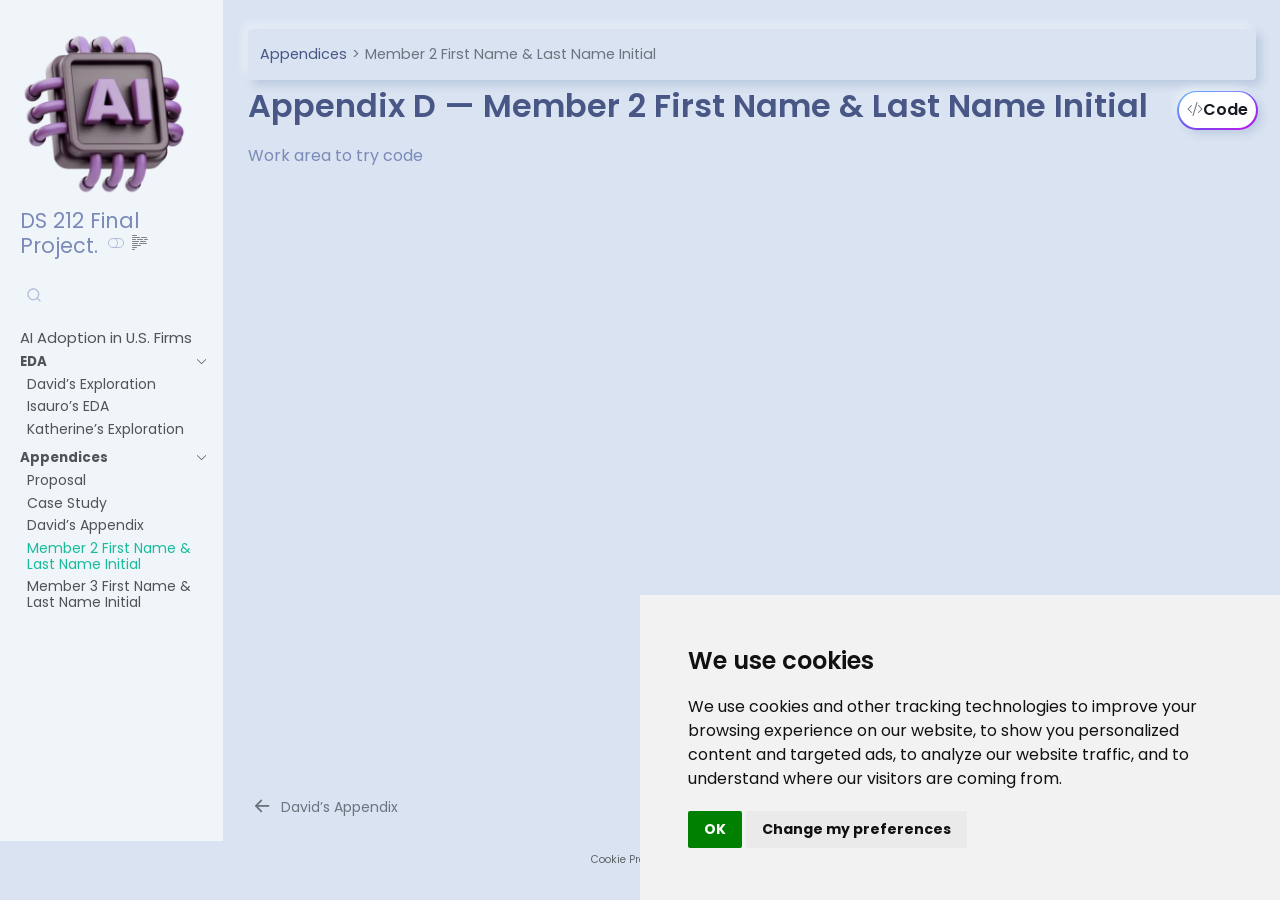
<file: wa/wa-member2.html>
<!DOCTYPE html>
<html xmlns="http://www.w3.org/1999/xhtml" lang="en" xml:lang="en"><head>

<meta charset="utf-8">
<meta name="generator" content="quarto-1.9.37">

<meta name="viewport" content="width=device-width, initial-scale=1.0, user-scalable=yes">


<title>Appendix D — Member 2 First Name &amp; Last Name Initial – AI Usage in the U.S. Companies</title>
<style>
/* Default styles provided by pandoc.
** See https://pandoc.org/MANUAL.html#variables-for-html for config info.
*/
code{white-space: pre-wrap;}
span.smallcaps{font-variant: small-caps;}
div.columns{display: flex; gap: min(4vw, 1.5em);}
div.column{flex: auto; overflow-x: auto;}
div.hanging-indent{margin-left: 1.5em; text-indent: -1.5em;}
ul.task-list{list-style: none;}
ul.task-list li input[type="checkbox"] {
  width: 0.8em;
  margin: 0 0.8em 0.2em -1em; /* quarto-specific, see https://github.com/quarto-dev/quarto-cli/issues/4556 */ 
  vertical-align: middle;
}
/* CSS for syntax highlighting */
html { -webkit-text-size-adjust: 100%; }
pre > code.sourceCode { white-space: pre; position: relative; }
pre > code.sourceCode > span { display: inline-block; line-height: 1.25; }
pre > code.sourceCode > span:empty { height: 1.2em; }
.sourceCode { overflow: visible; }
code.sourceCode > span { color: inherit; text-decoration: inherit; }
div.sourceCode { margin: 1em 0; }
pre.sourceCode { margin: 0; }
@media screen {
div.sourceCode { overflow: auto; }
}
@media print {
pre > code.sourceCode { white-space: pre-wrap; }
pre > code.sourceCode > span { text-indent: -5em; padding-left: 5em; }
}
pre.numberSource code
  { counter-reset: source-line 0; }
pre.numberSource code > span
  { position: relative; left: -4em; counter-increment: source-line; }
pre.numberSource code > span > a:first-child::before
  { content: counter(source-line);
    position: relative; left: -1em; text-align: right; vertical-align: baseline;
    border: none; display: inline-block;
    -webkit-touch-callout: none; -webkit-user-select: none;
    -khtml-user-select: none; -moz-user-select: none;
    -ms-user-select: none; user-select: none;
    padding: 0 4px; width: 4em;
  }
pre.numberSource { margin-left: 3em;  padding-left: 4px; }
div.sourceCode
  {   }
@media screen {
pre > code.sourceCode > span > a:first-child::before { text-decoration: underline; }
}
</style>


<script src="../site_libs/quarto-nav/quarto-nav.js"></script>
<script src="../site_libs/clipboard/clipboard.min.js"></script>
<script src="../site_libs/quarto-search/autocomplete.umd.js"></script>
<script src="../site_libs/quarto-search/fuse.min.js"></script>
<script src="../site_libs/quarto-search/quarto-search.js"></script>
<meta name="quarto:offset" content="../">
<link href="../wa/wa-member3.html" rel="next">
<link href="../wa/david_appx.html" rel="prev">
<link href="../assets/ds212_logo.png" rel="icon" type="image/png">
<script src="../site_libs/cookie-consent/cookie-consent.js"></script>
<link href="../site_libs/cookie-consent/cookie-consent.css" rel="stylesheet">
<script src="../site_libs/quarto-html/quarto.js" type="module"></script>
<script src="../site_libs/quarto-html/tabsets/tabsets.js" type="module"></script>
<script src="../site_libs/quarto-html/popper.min.js"></script>
<script src="../site_libs/quarto-html/tippy.umd.min.js"></script>
<script src="../site_libs/quarto-html/anchor.min.js"></script>
<link href="../site_libs/quarto-html/tippy.css" rel="stylesheet">
<link href="../site_libs/quarto-html/quarto-syntax-highlighting-7f8f88aac4f3542376d5c11b86a4c14d.css" rel="stylesheet" class="quarto-color-scheme" id="quarto-text-highlighting-styles">
<link href="../site_libs/quarto-html/quarto-syntax-highlighting-dark-d0ae9245876894da5ac7e18953ecc5cc.css" rel="stylesheet" class="quarto-color-scheme quarto-color-alternate" id="quarto-text-highlighting-styles">
<link href="../site_libs/quarto-html/quarto-syntax-highlighting-7f8f88aac4f3542376d5c11b86a4c14d.css" rel="stylesheet" class="quarto-color-scheme-extra" id="quarto-text-highlighting-styles">
<script src="../site_libs/bootstrap/bootstrap.min.js"></script>
<link href="../site_libs/bootstrap/bootstrap-icons.css" rel="stylesheet">
<link href="../site_libs/bootstrap/bootstrap-df65c8a788982e600b98d21ae0021b04.min.css" rel="stylesheet" append-hash="true" class="quarto-color-scheme" id="quarto-bootstrap" data-mode="light">
<link href="../site_libs/bootstrap/bootstrap-dark-5fb92d1800090af7833eba181834ae86.min.css" rel="stylesheet" append-hash="true" class="quarto-color-scheme quarto-color-alternate" id="quarto-bootstrap" data-mode="dark">
<link href="../site_libs/bootstrap/bootstrap-df65c8a788982e600b98d21ae0021b04.min.css" rel="stylesheet" append-hash="true" class="quarto-color-scheme-extra" id="quarto-bootstrap" data-mode="light">
<script id="quarto-search-options" type="application/json">{
  "location": "sidebar",
  "copy-button": false,
  "collapse-after": 3,
  "panel-placement": "start",
  "type": "textbox",
  "limit": 50,
  "keyboard-shortcut": [
    "f",
    "/",
    "s"
  ],
  "show-item-context": false,
  "language": {
    "search-no-results-text": "No results",
    "search-matching-documents-text": "matching documents",
    "search-copy-link-title": "Copy link to search",
    "search-hide-matches-text": "Hide additional matches",
    "search-more-match-text": "more match in this document",
    "search-more-matches-text": "more matches in this document",
    "search-clear-button-title": "Clear",
    "search-text-placeholder": "",
    "search-detached-cancel-button-title": "Cancel",
    "search-submit-button-title": "Submit",
    "search-label": "Search"
  }
}</script>

<script type="text/javascript" charset="UTF-8">
document.addEventListener('DOMContentLoaded', function () {
cookieconsent.run({
  "notice_banner_type":"simple",
  "consent_type":"implied",
  "palette":"light",
  "language":"en",
  "page_load_consent_levels":["strictly-necessary","functionality","tracking","targeting"],
  "notice_banner_reject_button_hide":false,
  "preferences_center_close_button_hide":false,
  "website_name":""
  ,
"language":"en"
  });
});
</script> 
  
<style>html{ scroll-behavior: smooth; }</style>


<link rel="stylesheet" href="../style/custom.css">
</head>

<body class="nav-sidebar docked quarto-light"><script id="quarto-html-before-body" type="application/javascript">
    const toggleBodyColorMode = (bsSheetEl) => {
      const mode = bsSheetEl.getAttribute("data-mode");
      const bodyEl = window.document.querySelector("body");
      if (mode === "dark") {
        bodyEl.classList.add("quarto-dark");
        bodyEl.classList.remove("quarto-light");
      } else {
        bodyEl.classList.add("quarto-light");
        bodyEl.classList.remove("quarto-dark");
      }
    }
    const toggleBodyColorPrimary = () => {
      const bsSheetEl = window.document.querySelector("link#quarto-bootstrap:not([rel=disabled-stylesheet])");
      if (bsSheetEl) {
        toggleBodyColorMode(bsSheetEl);
      }
    }
    const setColorSchemeToggle = (alternate) => {
      const toggles = window.document.querySelectorAll('.quarto-color-scheme-toggle');
      for (let i=0; i < toggles.length; i++) {
        const toggle = toggles[i];
        if (toggle) {
          if (alternate) {
            toggle.classList.add("alternate");
          } else {
            toggle.classList.remove("alternate");
          }
        }
      }
    };
    const toggleColorMode = (alternate) => {
      // Switch the stylesheets
      const primaryStylesheets = window.document.querySelectorAll('link.quarto-color-scheme:not(.quarto-color-alternate)');
      const alternateStylesheets = window.document.querySelectorAll('link.quarto-color-scheme.quarto-color-alternate');
      manageTransitions('#quarto-margin-sidebar .nav-link', false);
      if (alternate) {
        // note: dark is layered on light, we don't disable primary!
        enableStylesheet(alternateStylesheets);
        for (const sheetNode of alternateStylesheets) {
          if (sheetNode.id === "quarto-bootstrap") {
            toggleBodyColorMode(sheetNode);
          }
        }
      } else {
        disableStylesheet(alternateStylesheets);
        enableStylesheet(primaryStylesheets)
        toggleBodyColorPrimary();
      }
      manageTransitions('#quarto-margin-sidebar .nav-link', true);
      // Switch the toggles
      setColorSchemeToggle(alternate)
      // Hack to workaround the fact that safari doesn't
      // properly recolor the scrollbar when toggling (#1455)
      if (navigator.userAgent.indexOf('Safari') > 0 && navigator.userAgent.indexOf('Chrome') == -1) {
        manageTransitions("body", false);
        window.scrollTo(0, 1);
        setTimeout(() => {
          window.scrollTo(0, 0);
          manageTransitions("body", true);
        }, 40);
      }
    }
    const disableStylesheet = (stylesheets) => {
      for (let i=0; i < stylesheets.length; i++) {
        const stylesheet = stylesheets[i];
        stylesheet.rel = 'disabled-stylesheet';
      }
    }
    const enableStylesheet = (stylesheets) => {
      for (let i=0; i < stylesheets.length; i++) {
        const stylesheet = stylesheets[i];
        if(stylesheet.rel !== 'stylesheet') { // for Chrome, which will still FOUC without this check
          stylesheet.rel = 'stylesheet';
        }
      }
    }
    const manageTransitions = (selector, allowTransitions) => {
      const els = window.document.querySelectorAll(selector);
      for (let i=0; i < els.length; i++) {
        const el = els[i];
        if (allowTransitions) {
          el.classList.remove('notransition');
        } else {
          el.classList.add('notransition');
        }
      }
    }
    const isFileUrl = () => {
      return window.location.protocol === 'file:';
    }
    const hasAlternateSentinel = () => {
      let styleSentinel = getColorSchemeSentinel();
      if (styleSentinel !== null) {
        return styleSentinel === "alternate";
      } else {
        return false;
      }
    }
    const setStyleSentinel = (alternate) => {
      const value = alternate ? "alternate" : "default";
      if (!isFileUrl()) {
        window.localStorage.setItem("quarto-color-scheme", value);
      } else {
        localAlternateSentinel = value;
      }
    }
    const getColorSchemeSentinel = () => {
      if (!isFileUrl()) {
        const storageValue = window.localStorage.getItem("quarto-color-scheme");
        return storageValue != null ? storageValue : localAlternateSentinel;
      } else {
        return localAlternateSentinel;
      }
    }
    const toggleGiscusIfUsed = (isAlternate, darkModeDefault) => {
      const baseTheme = document.querySelector('#giscus-base-theme')?.value ?? 'light';
      const alternateTheme = document.querySelector('#giscus-alt-theme')?.value ?? 'dark';
      let newTheme = '';
      if(authorPrefersDark) {
        newTheme = isAlternate ? baseTheme : alternateTheme;
      } else {
        newTheme = isAlternate ? alternateTheme : baseTheme;
      }
      const changeGiscusTheme = () => {
        // From: https://github.com/giscus/giscus/issues/336
        const sendMessage = (message) => {
          const iframe = document.querySelector('iframe.giscus-frame');
          if (!iframe) return;
          iframe.contentWindow.postMessage({ giscus: message }, 'https://giscus.app');
        }
        sendMessage({
          setConfig: {
            theme: newTheme
          }
        });
      }
      const isGiscussLoaded = window.document.querySelector('iframe.giscus-frame') !== null;
      if (isGiscussLoaded) {
        changeGiscusTheme();
      }
    };
    const authorPrefersDark = false;
    const darkModeDefault = authorPrefersDark;
      document.querySelector('link#quarto-text-highlighting-styles.quarto-color-scheme-extra').rel = 'disabled-stylesheet';
      document.querySelector('link#quarto-bootstrap.quarto-color-scheme-extra').rel = 'disabled-stylesheet';
    let localAlternateSentinel = darkModeDefault ? 'alternate' : 'default';
    // Dark / light mode switch
    window.quartoToggleColorScheme = () => {
      // Read the current dark / light value
      let toAlternate = !hasAlternateSentinel();
      toggleColorMode(toAlternate);
      setStyleSentinel(toAlternate);
      toggleGiscusIfUsed(toAlternate, darkModeDefault);
      window.dispatchEvent(new Event('resize'));
    };
    // Switch to dark mode if need be
    if (hasAlternateSentinel()) {
      toggleColorMode(true);
    } else {
      toggleColorMode(false);
    }
  </script>

<div id="quarto-search-results"></div>
  <header id="quarto-header" class="headroom fixed-top">
  <nav class="quarto-secondary-nav">
    <div class="container-fluid d-flex">
      <button type="button" class="quarto-btn-toggle btn" data-bs-toggle="collapse" role="button" data-bs-target=".quarto-sidebar-collapse-item" aria-controls="quarto-sidebar" aria-expanded="false" aria-label="Toggle sidebar navigation" onclick="if (window.quartoToggleHeadroom) { window.quartoToggleHeadroom(); }">
        <i class="bi bi-layout-text-sidebar-reverse"></i>
      </button>
        <nav class="quarto-page-breadcrumbs" aria-label="breadcrumb"><ol class="breadcrumb"><li class="breadcrumb-item"><a href="../appx/proposal.html">Appendices</a></li><li class="breadcrumb-item"><a href="../wa/wa-member2.html"><span class="chapter-title">Member 2 First Name &amp; Last Name Initial</span></a></li></ol></nav>
        <a class="flex-grow-1" role="navigation" data-bs-toggle="collapse" data-bs-target=".quarto-sidebar-collapse-item" aria-controls="quarto-sidebar" aria-expanded="false" aria-label="Toggle sidebar navigation" onclick="if (window.quartoToggleHeadroom) { window.quartoToggleHeadroom(); }">      
        </a>
      <button type="button" class="btn quarto-search-button" aria-label="Search" onclick="window.quartoOpenSearch();">
        <i class="bi bi-search"></i>
      </button>
    </div>
  </nav>
</header>
<!-- content -->
<div id="quarto-content" class="quarto-container page-columns page-rows-contents page-layout-full">
<!-- sidebar -->
  <nav id="quarto-sidebar" class="sidebar collapse collapse-horizontal quarto-sidebar-collapse-item sidebar-navigation docked overflow-auto">
    <div class="pt-lg-2 mt-2 text-left sidebar-header sidebar-header-stacked">
      <a href="../index.html" class="sidebar-logo-link">
      <img src="../assets/ds212_logo.png" alt="Random negative space illustration" class="sidebar-logo light-content py-0 d-lg-inline d-none">
      <img src="../assets/ds212_logo.png" alt="Random negative space illustration" class="sidebar-logo dark-content py-0 d-lg-inline d-none">
      </a>
    <div class="sidebar-title mb-0 py-0">
      <a href="../">DS 212 Final Project.</a> 
        <div class="sidebar-tools-main">
  <a href="" class="quarto-color-scheme-toggle quarto-navigation-tool  px-1" onclick="window.quartoToggleColorScheme(); return false;" title="Toggle dark mode"><i class="bi"></i></a>
  <a href="" class="quarto-reader-toggle quarto-navigation-tool px-1" onclick="window.quartoToggleReader(); return false;" title="Toggle reader mode">
  <div class="quarto-reader-toggle-btn">
  <i class="bi"></i>
  </div>
</a>
</div>
    </div>
      </div>
        <div class="mt-2 flex-shrink-0 align-items-center">
        <div class="sidebar-search">
        <div id="quarto-search" class="" title="Search"></div>
        </div>
        </div>
    <div class="sidebar-menu-container"> 
    <ul class="list-unstyled mt-1">
        <li class="sidebar-item">
  <div class="sidebar-item-container"> 
  <a href="../index.html" class="sidebar-item-text sidebar-link"><span class="chapter-title">AI Adoption in U.S. Firms</span></a>
  </div>
</li>
        <li class="sidebar-item sidebar-item-section">
      <div class="sidebar-item-container"> 
            <a class="sidebar-item-text sidebar-link text-start" data-bs-toggle="collapse" data-bs-target="#quarto-sidebar-section-1" role="navigation" aria-expanded="true">
 <span class="menu-text">EDA</span></a>
          <a class="sidebar-item-toggle text-start" data-bs-toggle="collapse" data-bs-target="#quarto-sidebar-section-1" role="navigation" aria-expanded="true" aria-label="Toggle section">
            <i class="bi bi-chevron-right ms-2"></i>
          </a> 
      </div>
      <ul id="quarto-sidebar-section-1" class="collapse list-unstyled sidebar-section depth1 show">  
          <li class="sidebar-item">
  <div class="sidebar-item-container"> 
  <a href="../eda/eda_David.html" class="sidebar-item-text sidebar-link"><span class="chapter-title">David’s Exploration</span></a>
  </div>
</li>
          <li class="sidebar-item">
  <div class="sidebar-item-container"> 
  <a href="../eda/eda_Isauro.html" class="sidebar-item-text sidebar-link"><span class="chapter-title">Isauro’s EDA</span></a>
  </div>
</li>
          <li class="sidebar-item">
  <div class="sidebar-item-container"> 
  <a href="../eda/eda_Katherine.html" class="sidebar-item-text sidebar-link"><span class="chapter-title">Katherine’s Exploration</span></a>
  </div>
</li>
      </ul>
  </li>
        <li class="sidebar-item sidebar-item-section">
      <div class="sidebar-item-container"> 
            <a class="sidebar-item-text sidebar-link text-start" data-bs-toggle="collapse" data-bs-target="#quarto-sidebar-section-2" role="navigation" aria-expanded="true">
 <span class="menu-text">Appendices</span></a>
          <a class="sidebar-item-toggle text-start" data-bs-toggle="collapse" data-bs-target="#quarto-sidebar-section-2" role="navigation" aria-expanded="true" aria-label="Toggle section">
            <i class="bi bi-chevron-right ms-2"></i>
          </a> 
      </div>
      <ul id="quarto-sidebar-section-2" class="collapse list-unstyled sidebar-section depth1 show">  
          <li class="sidebar-item">
  <div class="sidebar-item-container"> 
  <a href="../appx/proposal.html" class="sidebar-item-text sidebar-link"><span class="chapter-title">Proposal</span></a>
  </div>
</li>
          <li class="sidebar-item">
  <div class="sidebar-item-container"> 
  <a href="../appx/case-study.html" class="sidebar-item-text sidebar-link"><span class="chapter-title">Case Study</span></a>
  </div>
</li>
          <li class="sidebar-item">
  <div class="sidebar-item-container"> 
  <a href="../wa/david_appx.html" class="sidebar-item-text sidebar-link"><span class="chapter-title">David’s Appendix</span></a>
  </div>
</li>
          <li class="sidebar-item">
  <div class="sidebar-item-container"> 
  <a href="../wa/wa-member2.html" class="sidebar-item-text sidebar-link active"><span class="chapter-title">Member 2 First Name &amp; Last Name Initial</span></a>
  </div>
</li>
          <li class="sidebar-item">
  <div class="sidebar-item-container"> 
  <a href="../wa/wa-member3.html" class="sidebar-item-text sidebar-link"><span class="chapter-title">Member 3 First Name &amp; Last Name Initial</span></a>
  </div>
</li>
      </ul>
  </li>
    </ul>
    </div>
</nav>
<div id="quarto-sidebar-glass" class="quarto-sidebar-collapse-item" data-bs-toggle="collapse" data-bs-target=".quarto-sidebar-collapse-item"></div>
<!-- margin-sidebar -->
    <div id="quarto-margin-sidebar" class="sidebar margin-sidebar zindex-bottom">
        
    </div>
<!-- main -->
<main class="content column-page-right" id="quarto-document-content">


<header id="title-block-header" class="quarto-title-block default"><nav class="quarto-page-breadcrumbs quarto-title-breadcrumbs d-none d-lg-block" aria-label="breadcrumb"><ol class="breadcrumb"><li class="breadcrumb-item"><a href="../appx/proposal.html">Appendices</a></li><li class="breadcrumb-item"><a href="../wa/wa-member2.html"><span class="chapter-title">Member 2 First Name &amp; Last Name Initial</span></a></li></ol></nav>
<div class="quarto-title">
<div class="quarto-title-block"><div><h1 class="title">Appendix D — Member 2 First Name &amp; Last Name Initial</h1><button type="button" class="btn code-tools-button" id="quarto-code-tools-source"><i class="bi"></i> Code</button></div></div>
</div>



<div class="quarto-title-meta column-page-right">

    
  
    
  </div>
  


</header>


<p>Work area to try code</p>


<!-- -->


</main> <!-- /main -->
<script id="quarto-html-after-body" type="application/javascript">
  window.document.addEventListener("DOMContentLoaded", function (event) {
    // Ensure there is a toggle, if there isn't float one in the top right
    if (window.document.querySelector('.quarto-color-scheme-toggle') === null) {
      const a = window.document.createElement('a');
      a.classList.add('top-right');
      a.classList.add('quarto-color-scheme-toggle');
      a.href = "";
      a.onclick = function() { try { window.quartoToggleColorScheme(); } catch {} return false; };
      const i = window.document.createElement("i");
      i.classList.add('bi');
      a.appendChild(i);
      window.document.body.appendChild(a);
    }
    setColorSchemeToggle(hasAlternateSentinel())
    const icon = "";
    const anchorJS = new window.AnchorJS();
    anchorJS.options = {
      placement: 'right',
      icon: icon
    };
    anchorJS.add('.anchored');
    const isCodeAnnotation = (el) => {
      for (const clz of el.classList) {
        if (clz.startsWith('code-annotation-')) {                     
          return true;
        }
      }
      return false;
    }
    const onCopySuccess = function(e) {
      // button target
      const button = e.trigger;
      // don't keep focus
      button.blur();
      // flash "checked"
      button.classList.add('code-copy-button-checked');
      var currentTitle = button.getAttribute("title");
      button.setAttribute("title", "Copied!");
      let tooltip;
      if (window.bootstrap) {
        button.setAttribute("data-bs-toggle", "tooltip");
        button.setAttribute("data-bs-placement", "left");
        button.setAttribute("data-bs-title", "Copied!");
        tooltip = new bootstrap.Tooltip(button, 
          { trigger: "manual", 
            customClass: "code-copy-button-tooltip",
            offset: [0, -8]});
        tooltip.show();    
      }
      setTimeout(function() {
        if (tooltip) {
          tooltip.hide();
          button.removeAttribute("data-bs-title");
          button.removeAttribute("data-bs-toggle");
          button.removeAttribute("data-bs-placement");
        }
        button.setAttribute("title", currentTitle);
        button.classList.remove('code-copy-button-checked');
      }, 1000);
      // clear code selection
      e.clearSelection();
    }
    const getTextToCopy = function(trigger) {
      const outerScaffold = trigger.parentElement.cloneNode(true);
      const codeEl = outerScaffold.querySelector('code');
      for (const childEl of codeEl.children) {
        if (isCodeAnnotation(childEl)) {
          childEl.remove();
        }
      }
      return codeEl.innerText;
    }
    const clipboard = new window.ClipboardJS('.code-copy-button:not([data-in-quarto-modal])', {
      text: getTextToCopy
    });
    clipboard.on('success', onCopySuccess);
    if (window.document.getElementById('quarto-embedded-source-code-modal')) {
      const clipboardModal = new window.ClipboardJS('.code-copy-button[data-in-quarto-modal]', {
        text: getTextToCopy,
        container: window.document.getElementById('quarto-embedded-source-code-modal')
      });
      clipboardModal.on('success', onCopySuccess);
    }
    const viewSource = window.document.getElementById('quarto-view-source') ||
                       window.document.getElementById('quarto-code-tools-source');
    if (viewSource) {
      const sourceUrl = viewSource.getAttribute("data-quarto-source-url");
      viewSource.addEventListener("click", function(e) {
        if (sourceUrl) {
          // rstudio viewer pane
          if (/\bcapabilities=\b/.test(window.location)) {
            window.open(sourceUrl);
          } else {
            window.location.href = sourceUrl;
          }
        } else {
          const modal = new bootstrap.Modal(document.getElementById('quarto-embedded-source-code-modal'));
          modal.show();
        }
        return false;
      });
    }
    function toggleCodeHandler(show) {
      return function(e) {
        const detailsSrc = window.document.querySelectorAll(".cell > details > .sourceCode");
        for (let i=0; i<detailsSrc.length; i++) {
          const details = detailsSrc[i].parentElement;
          if (show) {
            details.open = true;
          } else {
            details.removeAttribute("open");
          }
        }
        const cellCodeDivs = window.document.querySelectorAll(".cell > .sourceCode");
        const fromCls = show ? "hidden" : "unhidden";
        const toCls = show ? "unhidden" : "hidden";
        for (let i=0; i<cellCodeDivs.length; i++) {
          const codeDiv = cellCodeDivs[i];
          if (codeDiv.classList.contains(fromCls)) {
            codeDiv.classList.remove(fromCls);
            codeDiv.classList.add(toCls);
          } 
        }
        return false;
      }
    }
    const hideAllCode = window.document.getElementById("quarto-hide-all-code");
    if (hideAllCode) {
      hideAllCode.addEventListener("click", toggleCodeHandler(false));
    }
    const showAllCode = window.document.getElementById("quarto-show-all-code");
    if (showAllCode) {
      showAllCode.addEventListener("click", toggleCodeHandler(true));
    }
      var localhostRegex = new RegExp(/^(?:http|https):\/\/localhost\:?[0-9]*\//);
      var mailtoRegex = new RegExp(/^mailto:/);
        var filterRegex = new RegExp('/' + window.location.host + '/');
      var isInternal = (href) => {
          return filterRegex.test(href) || localhostRegex.test(href) || mailtoRegex.test(href);
      }
      // Inspect non-navigation links and adorn them if external
     var links = window.document.querySelectorAll('a[href]:not(.nav-link):not(.navbar-brand):not(.toc-action):not(.sidebar-link):not(.sidebar-item-toggle):not(.pagination-link):not(.no-external):not([aria-hidden]):not(.dropdown-item):not(.quarto-navigation-tool):not(.about-link)');
      for (var i=0; i<links.length; i++) {
        const link = links[i];
        if (!isInternal(link.href)) {
          // undo the damage that might have been done by quarto-nav.js in the case of
          // links that we want to consider external
          if (link.dataset.originalHref !== undefined) {
            link.href = link.dataset.originalHref;
          }
            // target, if specified
            link.setAttribute("target", "_blank");
            if (link.getAttribute("rel") === null) {
              link.setAttribute("rel", "noopener");
            }
        }
      }
    function tippyHover(el, contentFn, onTriggerFn, onUntriggerFn) {
      const config = {
        allowHTML: true,
        maxWidth: 500,
        delay: 100,
        arrow: false,
        appendTo: function(el) {
            return el.parentElement;
        },
        interactive: true,
        interactiveBorder: 10,
        theme: 'quarto',
        placement: 'bottom-start',
      };
      if (contentFn) {
        config.content = contentFn;
      }
      if (onTriggerFn) {
        config.onTrigger = onTriggerFn;
      }
      if (onUntriggerFn) {
        config.onUntrigger = onUntriggerFn;
      }
      window.tippy(el, config); 
    }
    const noterefs = window.document.querySelectorAll('a[role="doc-noteref"]');
    for (var i=0; i<noterefs.length; i++) {
      const ref = noterefs[i];
      tippyHover(ref, function() {
        // use id or data attribute instead here
        let href = ref.getAttribute('data-footnote-href') || ref.getAttribute('href');
        try { href = new URL(href).hash; } catch {}
        const id = href.replace(/^#\/?/, "");
        const note = window.document.getElementById(id);
        if (note) {
          return note.innerHTML;
        } else {
          return "";
        }
      });
    }
    const xrefs = window.document.querySelectorAll('a.quarto-xref');
    const processXRef = (id, note) => {
      // Strip column container classes
      const stripColumnClz = (el) => {
        el.classList.remove("page-full", "page-columns");
        if (el.children) {
          for (const child of el.children) {
            stripColumnClz(child);
          }
        }
      }
      stripColumnClz(note)
      if (id === null || id.startsWith('sec-')) {
        // Special case sections, only their first couple elements
        const container = document.createElement("div");
        if (note.children && note.children.length > 2) {
          container.appendChild(note.children[0].cloneNode(true));
          for (let i = 1; i < note.children.length; i++) {
            const child = note.children[i];
            if (child.tagName === "P" && child.innerText === "") {
              continue;
            } else {
              container.appendChild(child.cloneNode(true));
              break;
            }
          }
          if (window.Quarto?.typesetMath) {
            window.Quarto.typesetMath(container);
          }
          return container.innerHTML
        } else {
          if (window.Quarto?.typesetMath) {
            window.Quarto.typesetMath(note);
          }
          return note.innerHTML;
        }
      } else {
        // Remove any anchor links if they are present
        const anchorLink = note.querySelector('a.anchorjs-link');
        if (anchorLink) {
          anchorLink.remove();
        }
        if (window.Quarto?.typesetMath) {
          window.Quarto.typesetMath(note);
        }
        if (note.classList.contains("callout")) {
          return note.outerHTML;
        } else {
          return note.innerHTML;
        }
      }
    }
    for (var i=0; i<xrefs.length; i++) {
      const xref = xrefs[i];
      tippyHover(xref, undefined, function(instance) {
        instance.disable();
        let url = xref.getAttribute('href');
        let hash = undefined; 
        if (url.startsWith('#')) {
          hash = url;
        } else {
          try { hash = new URL(url).hash; } catch {}
        }
        if (hash) {
          const id = hash.replace(/^#\/?/, "");
          const note = window.document.getElementById(id);
          if (note !== null) {
            try {
              const html = processXRef(id, note.cloneNode(true));
              instance.setContent(html);
            } finally {
              instance.enable();
              instance.show();
            }
          } else {
            // See if we can fetch this
            fetch(url.split('#')[0])
            .then(res => res.text())
            .then(html => {
              const parser = new DOMParser();
              const htmlDoc = parser.parseFromString(html, "text/html");
              const note = htmlDoc.getElementById(id);
              if (note !== null) {
                const html = processXRef(id, note);
                instance.setContent(html);
              } 
            }).finally(() => {
              instance.enable();
              instance.show();
            });
          }
        } else {
          // See if we can fetch a full url (with no hash to target)
          // This is a special case and we should probably do some content thinning / targeting
          fetch(url)
          .then(res => res.text())
          .then(html => {
            const parser = new DOMParser();
            const htmlDoc = parser.parseFromString(html, "text/html");
            const note = htmlDoc.querySelector('main.content');
            if (note !== null) {
              // This should only happen for chapter cross references
              // (since there is no id in the URL)
              // remove the first header
              if (note.children.length > 0 && note.children[0].tagName === "HEADER") {
                note.children[0].remove();
              }
              const html = processXRef(null, note);
              instance.setContent(html);
            } 
          }).finally(() => {
            instance.enable();
            instance.show();
          });
        }
      }, function(instance) {
      });
    }
        let selectedAnnoteEl;
        const selectorForAnnotation = ( cell, annotation) => {
          let cellAttr = 'data-code-cell="' + cell + '"';
          let lineAttr = 'data-code-annotation="' +  annotation + '"';
          const selector = 'span[' + cellAttr + '][' + lineAttr + ']';
          return selector;
        }
        const selectCodeLines = (annoteEl) => {
          const doc = window.document;
          const targetCell = annoteEl.getAttribute("data-target-cell");
          const targetAnnotation = annoteEl.getAttribute("data-target-annotation");
          const annoteSpan = window.document.querySelector(selectorForAnnotation(targetCell, targetAnnotation));
          const lines = annoteSpan.getAttribute("data-code-lines").split(",");
          const lineIds = lines.map((line) => {
            return targetCell + "-" + line;
          })
          let top = null;
          let height = null;
          let parent = null;
          if (lineIds.length > 0) {
              //compute the position of the single el (top and bottom and make a div)
              const el = window.document.getElementById(lineIds[0]);
              top = el.offsetTop;
              height = el.offsetHeight;
              parent = el.parentElement.parentElement;
            if (lineIds.length > 1) {
              const lastEl = window.document.getElementById(lineIds[lineIds.length - 1]);
              const bottom = lastEl.offsetTop + lastEl.offsetHeight;
              height = bottom - top;
            }
            if (top !== null && height !== null && parent !== null) {
              // cook up a div (if necessary) and position it 
              let div = window.document.getElementById("code-annotation-line-highlight");
              if (div === null) {
                div = window.document.createElement("div");
                div.setAttribute("id", "code-annotation-line-highlight");
                div.style.position = 'absolute';
                parent.appendChild(div);
              }
              div.style.top = top - 2 + "px";
              div.style.height = height + 4 + "px";
              div.style.left = 0;
              let gutterDiv = window.document.getElementById("code-annotation-line-highlight-gutter");
              if (gutterDiv === null) {
                gutterDiv = window.document.createElement("div");
                gutterDiv.setAttribute("id", "code-annotation-line-highlight-gutter");
                gutterDiv.style.position = 'absolute';
                const codeCell = window.document.getElementById(targetCell);
                const gutter = codeCell.querySelector('.code-annotation-gutter');
                gutter.appendChild(gutterDiv);
              }
              gutterDiv.style.top = top - 2 + "px";
              gutterDiv.style.height = height + 4 + "px";
            }
            selectedAnnoteEl = annoteEl;
          }
        };
        const unselectCodeLines = () => {
          const elementsIds = ["code-annotation-line-highlight", "code-annotation-line-highlight-gutter"];
          elementsIds.forEach((elId) => {
            const div = window.document.getElementById(elId);
            if (div) {
              div.remove();
            }
          });
          selectedAnnoteEl = undefined;
        };
          // Handle positioning of the toggle
      window.addEventListener(
        "resize",
        throttle(() => {
          elRect = undefined;
          if (selectedAnnoteEl) {
            selectCodeLines(selectedAnnoteEl);
          }
        }, 10)
      );
      function throttle(fn, ms) {
      let throttle = false;
      let timer;
        return (...args) => {
          if(!throttle) { // first call gets through
              fn.apply(this, args);
              throttle = true;
          } else { // all the others get throttled
              if(timer) clearTimeout(timer); // cancel #2
              timer = setTimeout(() => {
                fn.apply(this, args);
                timer = throttle = false;
              }, ms);
          }
        };
      }
        // Attach click handler to the DT
        const annoteDls = window.document.querySelectorAll('dt[data-target-cell]');
        for (const annoteDlNode of annoteDls) {
          annoteDlNode.addEventListener('click', (event) => {
            const clickedEl = event.target;
            if (clickedEl !== selectedAnnoteEl) {
              unselectCodeLines();
              const activeEl = window.document.querySelector('dt[data-target-cell].code-annotation-active');
              if (activeEl) {
                activeEl.classList.remove('code-annotation-active');
              }
              selectCodeLines(clickedEl);
              clickedEl.classList.add('code-annotation-active');
            } else {
              // Unselect the line
              unselectCodeLines();
              clickedEl.classList.remove('code-annotation-active');
            }
          });
        }
    const findCites = (el) => {
      const parentEl = el.parentElement;
      if (parentEl) {
        const cites = parentEl.dataset.cites;
        if (cites) {
          return {
            el,
            cites: cites.split(' ')
          };
        } else {
          return findCites(el.parentElement)
        }
      } else {
        return undefined;
      }
    };
    var bibliorefs = window.document.querySelectorAll('a[role="doc-biblioref"]');
    for (var i=0; i<bibliorefs.length; i++) {
      const ref = bibliorefs[i];
      const citeInfo = findCites(ref);
      if (citeInfo) {
        tippyHover(citeInfo.el, function() {
          var popup = window.document.createElement('div');
          citeInfo.cites.forEach(function(cite) {
            var citeDiv = window.document.createElement('div');
            citeDiv.classList.add('hanging-indent');
            citeDiv.classList.add('csl-entry');
            var biblioDiv = window.document.getElementById('ref-' + cite);
            if (biblioDiv) {
              citeDiv.innerHTML = biblioDiv.innerHTML;
            }
            popup.appendChild(citeDiv);
          });
          return popup.innerHTML;
        });
      }
    }
  });
  </script>
<nav class="page-navigation column-page-right">
  <div class="nav-page nav-page-previous">
      <a href="../wa/david_appx.html" class="pagination-link" aria-label="David's Appendix">
        <i class="bi bi-arrow-left-short"></i> <span class="nav-page-text"><span class="chapter-title">David’s Appendix</span></span>
      </a>          
  </div>
  <div class="nav-page nav-page-next">
      <a href="../wa/wa-member3.html" class="pagination-link" aria-label="Member 3 First Name &amp; Last Name Initial">
        <span class="nav-page-text"><span class="chapter-title">Member 3 First Name &amp; Last Name Initial</span></span> <i class="bi bi-arrow-right-short"></i>
      </a>
  </div>
</nav><div class="modal fade" id="quarto-embedded-source-code-modal" tabindex="-1" aria-labelledby="quarto-embedded-source-code-modal-label" aria-hidden="true"><div class="modal-dialog modal-dialog-scrollable"><div class="modal-content"><div class="modal-header"><h5 class="modal-title" id="quarto-embedded-source-code-modal-label">Source Code</h5><button class="btn-close" data-bs-dismiss="modal"></button></div><div class="modal-body"><div class="">
<div class="code-copy-outer-scaffold"><div class="sourceCode" id="cb1" data-shortcodes="false"><pre class="sourceCode numberSource markdown number-lines code-with-copy"><code class="sourceCode markdown"><span id="cb1-1"><a href="#cb1-1"></a><span class="co">---</span></span>
<span id="cb1-2"><a href="#cb1-2"></a><span class="an">title:</span><span class="co"> "Member 2 First Name &amp; Last Name Initial"</span></span>
<span id="cb1-3"><a href="#cb1-3"></a><span class="co">---</span></span>
<span id="cb1-4"><a href="#cb1-4"></a></span>
<span id="cb1-5"><a href="#cb1-5"></a>Work area to try code</span></code></pre></div><button title="Copy to Clipboard" class="code-copy-button" data-in-quarto-modal=""><i class="bi"></i></button></div>
</div></div></div></div></div>
</div> <!-- /content -->
<footer class="footer">
  <div class="nav-footer">
    <div class="nav-footer-left">
      &nbsp;
    </div>   
    <div class="nav-footer-center">

<div class="cookie-consent-footer"><a href="#" id="open_preferences_center">Cookie Preferences</a></div></div>
    <div class="nav-footer-right">
      &nbsp;
    </div>
  </div>
</footer>




<script src="../site_libs/quarto-html/zenscroll-min.js"></script>
</body></html>
</file>
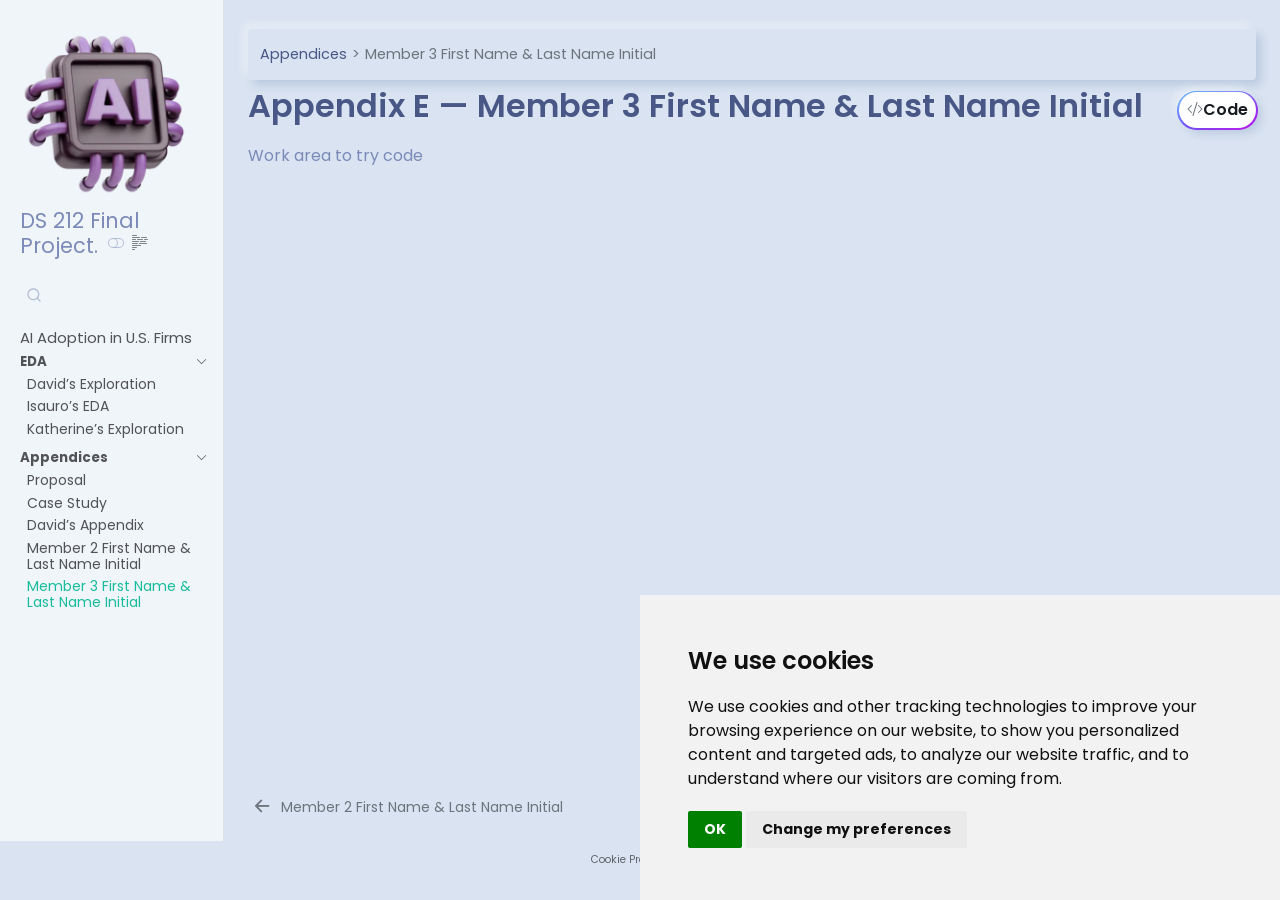
<file: wa/wa-member3.html>
<!DOCTYPE html>
<html xmlns="http://www.w3.org/1999/xhtml" lang="en" xml:lang="en"><head>

<meta charset="utf-8">
<meta name="generator" content="quarto-1.9.37">

<meta name="viewport" content="width=device-width, initial-scale=1.0, user-scalable=yes">


<title>Appendix E — Member 3 First Name &amp; Last Name Initial – AI Usage in the U.S. Companies</title>
<style>
/* Default styles provided by pandoc.
** See https://pandoc.org/MANUAL.html#variables-for-html for config info.
*/
code{white-space: pre-wrap;}
span.smallcaps{font-variant: small-caps;}
div.columns{display: flex; gap: min(4vw, 1.5em);}
div.column{flex: auto; overflow-x: auto;}
div.hanging-indent{margin-left: 1.5em; text-indent: -1.5em;}
ul.task-list{list-style: none;}
ul.task-list li input[type="checkbox"] {
  width: 0.8em;
  margin: 0 0.8em 0.2em -1em; /* quarto-specific, see https://github.com/quarto-dev/quarto-cli/issues/4556 */ 
  vertical-align: middle;
}
/* CSS for syntax highlighting */
html { -webkit-text-size-adjust: 100%; }
pre > code.sourceCode { white-space: pre; position: relative; }
pre > code.sourceCode > span { display: inline-block; line-height: 1.25; }
pre > code.sourceCode > span:empty { height: 1.2em; }
.sourceCode { overflow: visible; }
code.sourceCode > span { color: inherit; text-decoration: inherit; }
div.sourceCode { margin: 1em 0; }
pre.sourceCode { margin: 0; }
@media screen {
div.sourceCode { overflow: auto; }
}
@media print {
pre > code.sourceCode { white-space: pre-wrap; }
pre > code.sourceCode > span { text-indent: -5em; padding-left: 5em; }
}
pre.numberSource code
  { counter-reset: source-line 0; }
pre.numberSource code > span
  { position: relative; left: -4em; counter-increment: source-line; }
pre.numberSource code > span > a:first-child::before
  { content: counter(source-line);
    position: relative; left: -1em; text-align: right; vertical-align: baseline;
    border: none; display: inline-block;
    -webkit-touch-callout: none; -webkit-user-select: none;
    -khtml-user-select: none; -moz-user-select: none;
    -ms-user-select: none; user-select: none;
    padding: 0 4px; width: 4em;
  }
pre.numberSource { margin-left: 3em;  padding-left: 4px; }
div.sourceCode
  {   }
@media screen {
pre > code.sourceCode > span > a:first-child::before { text-decoration: underline; }
}
</style>


<script src="../site_libs/quarto-nav/quarto-nav.js"></script>
<script src="../site_libs/clipboard/clipboard.min.js"></script>
<script src="../site_libs/quarto-search/autocomplete.umd.js"></script>
<script src="../site_libs/quarto-search/fuse.min.js"></script>
<script src="../site_libs/quarto-search/quarto-search.js"></script>
<meta name="quarto:offset" content="../">
<link href="../wa/wa-member2.html" rel="prev">
<link href="../assets/ds212_logo.png" rel="icon" type="image/png">
<script src="../site_libs/cookie-consent/cookie-consent.js"></script>
<link href="../site_libs/cookie-consent/cookie-consent.css" rel="stylesheet">
<script src="../site_libs/quarto-html/quarto.js" type="module"></script>
<script src="../site_libs/quarto-html/tabsets/tabsets.js" type="module"></script>
<script src="../site_libs/quarto-html/popper.min.js"></script>
<script src="../site_libs/quarto-html/tippy.umd.min.js"></script>
<script src="../site_libs/quarto-html/anchor.min.js"></script>
<link href="../site_libs/quarto-html/tippy.css" rel="stylesheet">
<link href="../site_libs/quarto-html/quarto-syntax-highlighting-7f8f88aac4f3542376d5c11b86a4c14d.css" rel="stylesheet" class="quarto-color-scheme" id="quarto-text-highlighting-styles">
<link href="../site_libs/quarto-html/quarto-syntax-highlighting-dark-d0ae9245876894da5ac7e18953ecc5cc.css" rel="stylesheet" class="quarto-color-scheme quarto-color-alternate" id="quarto-text-highlighting-styles">
<link href="../site_libs/quarto-html/quarto-syntax-highlighting-7f8f88aac4f3542376d5c11b86a4c14d.css" rel="stylesheet" class="quarto-color-scheme-extra" id="quarto-text-highlighting-styles">
<script src="../site_libs/bootstrap/bootstrap.min.js"></script>
<link href="../site_libs/bootstrap/bootstrap-icons.css" rel="stylesheet">
<link href="../site_libs/bootstrap/bootstrap-df65c8a788982e600b98d21ae0021b04.min.css" rel="stylesheet" append-hash="true" class="quarto-color-scheme" id="quarto-bootstrap" data-mode="light">
<link href="../site_libs/bootstrap/bootstrap-dark-5fb92d1800090af7833eba181834ae86.min.css" rel="stylesheet" append-hash="true" class="quarto-color-scheme quarto-color-alternate" id="quarto-bootstrap" data-mode="dark">
<link href="../site_libs/bootstrap/bootstrap-df65c8a788982e600b98d21ae0021b04.min.css" rel="stylesheet" append-hash="true" class="quarto-color-scheme-extra" id="quarto-bootstrap" data-mode="light">
<script id="quarto-search-options" type="application/json">{
  "location": "sidebar",
  "copy-button": false,
  "collapse-after": 3,
  "panel-placement": "start",
  "type": "textbox",
  "limit": 50,
  "keyboard-shortcut": [
    "f",
    "/",
    "s"
  ],
  "show-item-context": false,
  "language": {
    "search-no-results-text": "No results",
    "search-matching-documents-text": "matching documents",
    "search-copy-link-title": "Copy link to search",
    "search-hide-matches-text": "Hide additional matches",
    "search-more-match-text": "more match in this document",
    "search-more-matches-text": "more matches in this document",
    "search-clear-button-title": "Clear",
    "search-text-placeholder": "",
    "search-detached-cancel-button-title": "Cancel",
    "search-submit-button-title": "Submit",
    "search-label": "Search"
  }
}</script>

<script type="text/javascript" charset="UTF-8">
document.addEventListener('DOMContentLoaded', function () {
cookieconsent.run({
  "notice_banner_type":"simple",
  "consent_type":"implied",
  "palette":"light",
  "language":"en",
  "page_load_consent_levels":["strictly-necessary","functionality","tracking","targeting"],
  "notice_banner_reject_button_hide":false,
  "preferences_center_close_button_hide":false,
  "website_name":""
  ,
"language":"en"
  });
});
</script> 
  
<style>html{ scroll-behavior: smooth; }</style>


<link rel="stylesheet" href="../style/custom.css">
</head>

<body class="nav-sidebar docked quarto-light"><script id="quarto-html-before-body" type="application/javascript">
    const toggleBodyColorMode = (bsSheetEl) => {
      const mode = bsSheetEl.getAttribute("data-mode");
      const bodyEl = window.document.querySelector("body");
      if (mode === "dark") {
        bodyEl.classList.add("quarto-dark");
        bodyEl.classList.remove("quarto-light");
      } else {
        bodyEl.classList.add("quarto-light");
        bodyEl.classList.remove("quarto-dark");
      }
    }
    const toggleBodyColorPrimary = () => {
      const bsSheetEl = window.document.querySelector("link#quarto-bootstrap:not([rel=disabled-stylesheet])");
      if (bsSheetEl) {
        toggleBodyColorMode(bsSheetEl);
      }
    }
    const setColorSchemeToggle = (alternate) => {
      const toggles = window.document.querySelectorAll('.quarto-color-scheme-toggle');
      for (let i=0; i < toggles.length; i++) {
        const toggle = toggles[i];
        if (toggle) {
          if (alternate) {
            toggle.classList.add("alternate");
          } else {
            toggle.classList.remove("alternate");
          }
        }
      }
    };
    const toggleColorMode = (alternate) => {
      // Switch the stylesheets
      const primaryStylesheets = window.document.querySelectorAll('link.quarto-color-scheme:not(.quarto-color-alternate)');
      const alternateStylesheets = window.document.querySelectorAll('link.quarto-color-scheme.quarto-color-alternate');
      manageTransitions('#quarto-margin-sidebar .nav-link', false);
      if (alternate) {
        // note: dark is layered on light, we don't disable primary!
        enableStylesheet(alternateStylesheets);
        for (const sheetNode of alternateStylesheets) {
          if (sheetNode.id === "quarto-bootstrap") {
            toggleBodyColorMode(sheetNode);
          }
        }
      } else {
        disableStylesheet(alternateStylesheets);
        enableStylesheet(primaryStylesheets)
        toggleBodyColorPrimary();
      }
      manageTransitions('#quarto-margin-sidebar .nav-link', true);
      // Switch the toggles
      setColorSchemeToggle(alternate)
      // Hack to workaround the fact that safari doesn't
      // properly recolor the scrollbar when toggling (#1455)
      if (navigator.userAgent.indexOf('Safari') > 0 && navigator.userAgent.indexOf('Chrome') == -1) {
        manageTransitions("body", false);
        window.scrollTo(0, 1);
        setTimeout(() => {
          window.scrollTo(0, 0);
          manageTransitions("body", true);
        }, 40);
      }
    }
    const disableStylesheet = (stylesheets) => {
      for (let i=0; i < stylesheets.length; i++) {
        const stylesheet = stylesheets[i];
        stylesheet.rel = 'disabled-stylesheet';
      }
    }
    const enableStylesheet = (stylesheets) => {
      for (let i=0; i < stylesheets.length; i++) {
        const stylesheet = stylesheets[i];
        if(stylesheet.rel !== 'stylesheet') { // for Chrome, which will still FOUC without this check
          stylesheet.rel = 'stylesheet';
        }
      }
    }
    const manageTransitions = (selector, allowTransitions) => {
      const els = window.document.querySelectorAll(selector);
      for (let i=0; i < els.length; i++) {
        const el = els[i];
        if (allowTransitions) {
          el.classList.remove('notransition');
        } else {
          el.classList.add('notransition');
        }
      }
    }
    const isFileUrl = () => {
      return window.location.protocol === 'file:';
    }
    const hasAlternateSentinel = () => {
      let styleSentinel = getColorSchemeSentinel();
      if (styleSentinel !== null) {
        return styleSentinel === "alternate";
      } else {
        return false;
      }
    }
    const setStyleSentinel = (alternate) => {
      const value = alternate ? "alternate" : "default";
      if (!isFileUrl()) {
        window.localStorage.setItem("quarto-color-scheme", value);
      } else {
        localAlternateSentinel = value;
      }
    }
    const getColorSchemeSentinel = () => {
      if (!isFileUrl()) {
        const storageValue = window.localStorage.getItem("quarto-color-scheme");
        return storageValue != null ? storageValue : localAlternateSentinel;
      } else {
        return localAlternateSentinel;
      }
    }
    const toggleGiscusIfUsed = (isAlternate, darkModeDefault) => {
      const baseTheme = document.querySelector('#giscus-base-theme')?.value ?? 'light';
      const alternateTheme = document.querySelector('#giscus-alt-theme')?.value ?? 'dark';
      let newTheme = '';
      if(authorPrefersDark) {
        newTheme = isAlternate ? baseTheme : alternateTheme;
      } else {
        newTheme = isAlternate ? alternateTheme : baseTheme;
      }
      const changeGiscusTheme = () => {
        // From: https://github.com/giscus/giscus/issues/336
        const sendMessage = (message) => {
          const iframe = document.querySelector('iframe.giscus-frame');
          if (!iframe) return;
          iframe.contentWindow.postMessage({ giscus: message }, 'https://giscus.app');
        }
        sendMessage({
          setConfig: {
            theme: newTheme
          }
        });
      }
      const isGiscussLoaded = window.document.querySelector('iframe.giscus-frame') !== null;
      if (isGiscussLoaded) {
        changeGiscusTheme();
      }
    };
    const authorPrefersDark = false;
    const darkModeDefault = authorPrefersDark;
      document.querySelector('link#quarto-text-highlighting-styles.quarto-color-scheme-extra').rel = 'disabled-stylesheet';
      document.querySelector('link#quarto-bootstrap.quarto-color-scheme-extra').rel = 'disabled-stylesheet';
    let localAlternateSentinel = darkModeDefault ? 'alternate' : 'default';
    // Dark / light mode switch
    window.quartoToggleColorScheme = () => {
      // Read the current dark / light value
      let toAlternate = !hasAlternateSentinel();
      toggleColorMode(toAlternate);
      setStyleSentinel(toAlternate);
      toggleGiscusIfUsed(toAlternate, darkModeDefault);
      window.dispatchEvent(new Event('resize'));
    };
    // Switch to dark mode if need be
    if (hasAlternateSentinel()) {
      toggleColorMode(true);
    } else {
      toggleColorMode(false);
    }
  </script>

<div id="quarto-search-results"></div>
  <header id="quarto-header" class="headroom fixed-top">
  <nav class="quarto-secondary-nav">
    <div class="container-fluid d-flex">
      <button type="button" class="quarto-btn-toggle btn" data-bs-toggle="collapse" role="button" data-bs-target=".quarto-sidebar-collapse-item" aria-controls="quarto-sidebar" aria-expanded="false" aria-label="Toggle sidebar navigation" onclick="if (window.quartoToggleHeadroom) { window.quartoToggleHeadroom(); }">
        <i class="bi bi-layout-text-sidebar-reverse"></i>
      </button>
        <nav class="quarto-page-breadcrumbs" aria-label="breadcrumb"><ol class="breadcrumb"><li class="breadcrumb-item"><a href="../appx/proposal.html">Appendices</a></li><li class="breadcrumb-item"><a href="../wa/wa-member3.html"><span class="chapter-title">Member 3 First Name &amp; Last Name Initial</span></a></li></ol></nav>
        <a class="flex-grow-1" role="navigation" data-bs-toggle="collapse" data-bs-target=".quarto-sidebar-collapse-item" aria-controls="quarto-sidebar" aria-expanded="false" aria-label="Toggle sidebar navigation" onclick="if (window.quartoToggleHeadroom) { window.quartoToggleHeadroom(); }">      
        </a>
      <button type="button" class="btn quarto-search-button" aria-label="Search" onclick="window.quartoOpenSearch();">
        <i class="bi bi-search"></i>
      </button>
    </div>
  </nav>
</header>
<!-- content -->
<div id="quarto-content" class="quarto-container page-columns page-rows-contents page-layout-full">
<!-- sidebar -->
  <nav id="quarto-sidebar" class="sidebar collapse collapse-horizontal quarto-sidebar-collapse-item sidebar-navigation docked overflow-auto">
    <div class="pt-lg-2 mt-2 text-left sidebar-header sidebar-header-stacked">
      <a href="../index.html" class="sidebar-logo-link">
      <img src="../assets/ds212_logo.png" alt="Random negative space illustration" class="sidebar-logo light-content py-0 d-lg-inline d-none">
      <img src="../assets/ds212_logo.png" alt="Random negative space illustration" class="sidebar-logo dark-content py-0 d-lg-inline d-none">
      </a>
    <div class="sidebar-title mb-0 py-0">
      <a href="../">DS 212 Final Project.</a> 
        <div class="sidebar-tools-main">
  <a href="" class="quarto-color-scheme-toggle quarto-navigation-tool  px-1" onclick="window.quartoToggleColorScheme(); return false;" title="Toggle dark mode"><i class="bi"></i></a>
  <a href="" class="quarto-reader-toggle quarto-navigation-tool px-1" onclick="window.quartoToggleReader(); return false;" title="Toggle reader mode">
  <div class="quarto-reader-toggle-btn">
  <i class="bi"></i>
  </div>
</a>
</div>
    </div>
      </div>
        <div class="mt-2 flex-shrink-0 align-items-center">
        <div class="sidebar-search">
        <div id="quarto-search" class="" title="Search"></div>
        </div>
        </div>
    <div class="sidebar-menu-container"> 
    <ul class="list-unstyled mt-1">
        <li class="sidebar-item">
  <div class="sidebar-item-container"> 
  <a href="../index.html" class="sidebar-item-text sidebar-link"><span class="chapter-title">AI Adoption in U.S. Firms</span></a>
  </div>
</li>
        <li class="sidebar-item sidebar-item-section">
      <div class="sidebar-item-container"> 
            <a class="sidebar-item-text sidebar-link text-start" data-bs-toggle="collapse" data-bs-target="#quarto-sidebar-section-1" role="navigation" aria-expanded="true">
 <span class="menu-text">EDA</span></a>
          <a class="sidebar-item-toggle text-start" data-bs-toggle="collapse" data-bs-target="#quarto-sidebar-section-1" role="navigation" aria-expanded="true" aria-label="Toggle section">
            <i class="bi bi-chevron-right ms-2"></i>
          </a> 
      </div>
      <ul id="quarto-sidebar-section-1" class="collapse list-unstyled sidebar-section depth1 show">  
          <li class="sidebar-item">
  <div class="sidebar-item-container"> 
  <a href="../eda/eda_David.html" class="sidebar-item-text sidebar-link"><span class="chapter-title">David’s Exploration</span></a>
  </div>
</li>
          <li class="sidebar-item">
  <div class="sidebar-item-container"> 
  <a href="../eda/eda_Isauro.html" class="sidebar-item-text sidebar-link"><span class="chapter-title">Isauro’s EDA</span></a>
  </div>
</li>
          <li class="sidebar-item">
  <div class="sidebar-item-container"> 
  <a href="../eda/eda_Katherine.html" class="sidebar-item-text sidebar-link"><span class="chapter-title">Katherine’s Exploration</span></a>
  </div>
</li>
      </ul>
  </li>
        <li class="sidebar-item sidebar-item-section">
      <div class="sidebar-item-container"> 
            <a class="sidebar-item-text sidebar-link text-start" data-bs-toggle="collapse" data-bs-target="#quarto-sidebar-section-2" role="navigation" aria-expanded="true">
 <span class="menu-text">Appendices</span></a>
          <a class="sidebar-item-toggle text-start" data-bs-toggle="collapse" data-bs-target="#quarto-sidebar-section-2" role="navigation" aria-expanded="true" aria-label="Toggle section">
            <i class="bi bi-chevron-right ms-2"></i>
          </a> 
      </div>
      <ul id="quarto-sidebar-section-2" class="collapse list-unstyled sidebar-section depth1 show">  
          <li class="sidebar-item">
  <div class="sidebar-item-container"> 
  <a href="../appx/proposal.html" class="sidebar-item-text sidebar-link"><span class="chapter-title">Proposal</span></a>
  </div>
</li>
          <li class="sidebar-item">
  <div class="sidebar-item-container"> 
  <a href="../appx/case-study.html" class="sidebar-item-text sidebar-link"><span class="chapter-title">Case Study</span></a>
  </div>
</li>
          <li class="sidebar-item">
  <div class="sidebar-item-container"> 
  <a href="../wa/david_appx.html" class="sidebar-item-text sidebar-link"><span class="chapter-title">David’s Appendix</span></a>
  </div>
</li>
          <li class="sidebar-item">
  <div class="sidebar-item-container"> 
  <a href="../wa/wa-member2.html" class="sidebar-item-text sidebar-link"><span class="chapter-title">Member 2 First Name &amp; Last Name Initial</span></a>
  </div>
</li>
          <li class="sidebar-item">
  <div class="sidebar-item-container"> 
  <a href="../wa/wa-member3.html" class="sidebar-item-text sidebar-link active"><span class="chapter-title">Member 3 First Name &amp; Last Name Initial</span></a>
  </div>
</li>
      </ul>
  </li>
    </ul>
    </div>
</nav>
<div id="quarto-sidebar-glass" class="quarto-sidebar-collapse-item" data-bs-toggle="collapse" data-bs-target=".quarto-sidebar-collapse-item"></div>
<!-- margin-sidebar -->
    <div id="quarto-margin-sidebar" class="sidebar margin-sidebar zindex-bottom">
        
    </div>
<!-- main -->
<main class="content column-page-right" id="quarto-document-content">


<header id="title-block-header" class="quarto-title-block default"><nav class="quarto-page-breadcrumbs quarto-title-breadcrumbs d-none d-lg-block" aria-label="breadcrumb"><ol class="breadcrumb"><li class="breadcrumb-item"><a href="../appx/proposal.html">Appendices</a></li><li class="breadcrumb-item"><a href="../wa/wa-member3.html"><span class="chapter-title">Member 3 First Name &amp; Last Name Initial</span></a></li></ol></nav>
<div class="quarto-title">
<div class="quarto-title-block"><div><h1 class="title">Appendix E — Member 3 First Name &amp; Last Name Initial</h1><button type="button" class="btn code-tools-button" id="quarto-code-tools-source"><i class="bi"></i> Code</button></div></div>
</div>



<div class="quarto-title-meta column-page-right">

    
  
    
  </div>
  


</header>


<p>Work area to try code</p>


<!-- -->


</main> <!-- /main -->
<script id="quarto-html-after-body" type="application/javascript">
  window.document.addEventListener("DOMContentLoaded", function (event) {
    // Ensure there is a toggle, if there isn't float one in the top right
    if (window.document.querySelector('.quarto-color-scheme-toggle') === null) {
      const a = window.document.createElement('a');
      a.classList.add('top-right');
      a.classList.add('quarto-color-scheme-toggle');
      a.href = "";
      a.onclick = function() { try { window.quartoToggleColorScheme(); } catch {} return false; };
      const i = window.document.createElement("i");
      i.classList.add('bi');
      a.appendChild(i);
      window.document.body.appendChild(a);
    }
    setColorSchemeToggle(hasAlternateSentinel())
    const icon = "";
    const anchorJS = new window.AnchorJS();
    anchorJS.options = {
      placement: 'right',
      icon: icon
    };
    anchorJS.add('.anchored');
    const isCodeAnnotation = (el) => {
      for (const clz of el.classList) {
        if (clz.startsWith('code-annotation-')) {                     
          return true;
        }
      }
      return false;
    }
    const onCopySuccess = function(e) {
      // button target
      const button = e.trigger;
      // don't keep focus
      button.blur();
      // flash "checked"
      button.classList.add('code-copy-button-checked');
      var currentTitle = button.getAttribute("title");
      button.setAttribute("title", "Copied!");
      let tooltip;
      if (window.bootstrap) {
        button.setAttribute("data-bs-toggle", "tooltip");
        button.setAttribute("data-bs-placement", "left");
        button.setAttribute("data-bs-title", "Copied!");
        tooltip = new bootstrap.Tooltip(button, 
          { trigger: "manual", 
            customClass: "code-copy-button-tooltip",
            offset: [0, -8]});
        tooltip.show();    
      }
      setTimeout(function() {
        if (tooltip) {
          tooltip.hide();
          button.removeAttribute("data-bs-title");
          button.removeAttribute("data-bs-toggle");
          button.removeAttribute("data-bs-placement");
        }
        button.setAttribute("title", currentTitle);
        button.classList.remove('code-copy-button-checked');
      }, 1000);
      // clear code selection
      e.clearSelection();
    }
    const getTextToCopy = function(trigger) {
      const outerScaffold = trigger.parentElement.cloneNode(true);
      const codeEl = outerScaffold.querySelector('code');
      for (const childEl of codeEl.children) {
        if (isCodeAnnotation(childEl)) {
          childEl.remove();
        }
      }
      return codeEl.innerText;
    }
    const clipboard = new window.ClipboardJS('.code-copy-button:not([data-in-quarto-modal])', {
      text: getTextToCopy
    });
    clipboard.on('success', onCopySuccess);
    if (window.document.getElementById('quarto-embedded-source-code-modal')) {
      const clipboardModal = new window.ClipboardJS('.code-copy-button[data-in-quarto-modal]', {
        text: getTextToCopy,
        container: window.document.getElementById('quarto-embedded-source-code-modal')
      });
      clipboardModal.on('success', onCopySuccess);
    }
    const viewSource = window.document.getElementById('quarto-view-source') ||
                       window.document.getElementById('quarto-code-tools-source');
    if (viewSource) {
      const sourceUrl = viewSource.getAttribute("data-quarto-source-url");
      viewSource.addEventListener("click", function(e) {
        if (sourceUrl) {
          // rstudio viewer pane
          if (/\bcapabilities=\b/.test(window.location)) {
            window.open(sourceUrl);
          } else {
            window.location.href = sourceUrl;
          }
        } else {
          const modal = new bootstrap.Modal(document.getElementById('quarto-embedded-source-code-modal'));
          modal.show();
        }
        return false;
      });
    }
    function toggleCodeHandler(show) {
      return function(e) {
        const detailsSrc = window.document.querySelectorAll(".cell > details > .sourceCode");
        for (let i=0; i<detailsSrc.length; i++) {
          const details = detailsSrc[i].parentElement;
          if (show) {
            details.open = true;
          } else {
            details.removeAttribute("open");
          }
        }
        const cellCodeDivs = window.document.querySelectorAll(".cell > .sourceCode");
        const fromCls = show ? "hidden" : "unhidden";
        const toCls = show ? "unhidden" : "hidden";
        for (let i=0; i<cellCodeDivs.length; i++) {
          const codeDiv = cellCodeDivs[i];
          if (codeDiv.classList.contains(fromCls)) {
            codeDiv.classList.remove(fromCls);
            codeDiv.classList.add(toCls);
          } 
        }
        return false;
      }
    }
    const hideAllCode = window.document.getElementById("quarto-hide-all-code");
    if (hideAllCode) {
      hideAllCode.addEventListener("click", toggleCodeHandler(false));
    }
    const showAllCode = window.document.getElementById("quarto-show-all-code");
    if (showAllCode) {
      showAllCode.addEventListener("click", toggleCodeHandler(true));
    }
      var localhostRegex = new RegExp(/^(?:http|https):\/\/localhost\:?[0-9]*\//);
      var mailtoRegex = new RegExp(/^mailto:/);
        var filterRegex = new RegExp('/' + window.location.host + '/');
      var isInternal = (href) => {
          return filterRegex.test(href) || localhostRegex.test(href) || mailtoRegex.test(href);
      }
      // Inspect non-navigation links and adorn them if external
     var links = window.document.querySelectorAll('a[href]:not(.nav-link):not(.navbar-brand):not(.toc-action):not(.sidebar-link):not(.sidebar-item-toggle):not(.pagination-link):not(.no-external):not([aria-hidden]):not(.dropdown-item):not(.quarto-navigation-tool):not(.about-link)');
      for (var i=0; i<links.length; i++) {
        const link = links[i];
        if (!isInternal(link.href)) {
          // undo the damage that might have been done by quarto-nav.js in the case of
          // links that we want to consider external
          if (link.dataset.originalHref !== undefined) {
            link.href = link.dataset.originalHref;
          }
            // target, if specified
            link.setAttribute("target", "_blank");
            if (link.getAttribute("rel") === null) {
              link.setAttribute("rel", "noopener");
            }
        }
      }
    function tippyHover(el, contentFn, onTriggerFn, onUntriggerFn) {
      const config = {
        allowHTML: true,
        maxWidth: 500,
        delay: 100,
        arrow: false,
        appendTo: function(el) {
            return el.parentElement;
        },
        interactive: true,
        interactiveBorder: 10,
        theme: 'quarto',
        placement: 'bottom-start',
      };
      if (contentFn) {
        config.content = contentFn;
      }
      if (onTriggerFn) {
        config.onTrigger = onTriggerFn;
      }
      if (onUntriggerFn) {
        config.onUntrigger = onUntriggerFn;
      }
      window.tippy(el, config); 
    }
    const noterefs = window.document.querySelectorAll('a[role="doc-noteref"]');
    for (var i=0; i<noterefs.length; i++) {
      const ref = noterefs[i];
      tippyHover(ref, function() {
        // use id or data attribute instead here
        let href = ref.getAttribute('data-footnote-href') || ref.getAttribute('href');
        try { href = new URL(href).hash; } catch {}
        const id = href.replace(/^#\/?/, "");
        const note = window.document.getElementById(id);
        if (note) {
          return note.innerHTML;
        } else {
          return "";
        }
      });
    }
    const xrefs = window.document.querySelectorAll('a.quarto-xref');
    const processXRef = (id, note) => {
      // Strip column container classes
      const stripColumnClz = (el) => {
        el.classList.remove("page-full", "page-columns");
        if (el.children) {
          for (const child of el.children) {
            stripColumnClz(child);
          }
        }
      }
      stripColumnClz(note)
      if (id === null || id.startsWith('sec-')) {
        // Special case sections, only their first couple elements
        const container = document.createElement("div");
        if (note.children && note.children.length > 2) {
          container.appendChild(note.children[0].cloneNode(true));
          for (let i = 1; i < note.children.length; i++) {
            const child = note.children[i];
            if (child.tagName === "P" && child.innerText === "") {
              continue;
            } else {
              container.appendChild(child.cloneNode(true));
              break;
            }
          }
          if (window.Quarto?.typesetMath) {
            window.Quarto.typesetMath(container);
          }
          return container.innerHTML
        } else {
          if (window.Quarto?.typesetMath) {
            window.Quarto.typesetMath(note);
          }
          return note.innerHTML;
        }
      } else {
        // Remove any anchor links if they are present
        const anchorLink = note.querySelector('a.anchorjs-link');
        if (anchorLink) {
          anchorLink.remove();
        }
        if (window.Quarto?.typesetMath) {
          window.Quarto.typesetMath(note);
        }
        if (note.classList.contains("callout")) {
          return note.outerHTML;
        } else {
          return note.innerHTML;
        }
      }
    }
    for (var i=0; i<xrefs.length; i++) {
      const xref = xrefs[i];
      tippyHover(xref, undefined, function(instance) {
        instance.disable();
        let url = xref.getAttribute('href');
        let hash = undefined; 
        if (url.startsWith('#')) {
          hash = url;
        } else {
          try { hash = new URL(url).hash; } catch {}
        }
        if (hash) {
          const id = hash.replace(/^#\/?/, "");
          const note = window.document.getElementById(id);
          if (note !== null) {
            try {
              const html = processXRef(id, note.cloneNode(true));
              instance.setContent(html);
            } finally {
              instance.enable();
              instance.show();
            }
          } else {
            // See if we can fetch this
            fetch(url.split('#')[0])
            .then(res => res.text())
            .then(html => {
              const parser = new DOMParser();
              const htmlDoc = parser.parseFromString(html, "text/html");
              const note = htmlDoc.getElementById(id);
              if (note !== null) {
                const html = processXRef(id, note);
                instance.setContent(html);
              } 
            }).finally(() => {
              instance.enable();
              instance.show();
            });
          }
        } else {
          // See if we can fetch a full url (with no hash to target)
          // This is a special case and we should probably do some content thinning / targeting
          fetch(url)
          .then(res => res.text())
          .then(html => {
            const parser = new DOMParser();
            const htmlDoc = parser.parseFromString(html, "text/html");
            const note = htmlDoc.querySelector('main.content');
            if (note !== null) {
              // This should only happen for chapter cross references
              // (since there is no id in the URL)
              // remove the first header
              if (note.children.length > 0 && note.children[0].tagName === "HEADER") {
                note.children[0].remove();
              }
              const html = processXRef(null, note);
              instance.setContent(html);
            } 
          }).finally(() => {
            instance.enable();
            instance.show();
          });
        }
      }, function(instance) {
      });
    }
        let selectedAnnoteEl;
        const selectorForAnnotation = ( cell, annotation) => {
          let cellAttr = 'data-code-cell="' + cell + '"';
          let lineAttr = 'data-code-annotation="' +  annotation + '"';
          const selector = 'span[' + cellAttr + '][' + lineAttr + ']';
          return selector;
        }
        const selectCodeLines = (annoteEl) => {
          const doc = window.document;
          const targetCell = annoteEl.getAttribute("data-target-cell");
          const targetAnnotation = annoteEl.getAttribute("data-target-annotation");
          const annoteSpan = window.document.querySelector(selectorForAnnotation(targetCell, targetAnnotation));
          const lines = annoteSpan.getAttribute("data-code-lines").split(",");
          const lineIds = lines.map((line) => {
            return targetCell + "-" + line;
          })
          let top = null;
          let height = null;
          let parent = null;
          if (lineIds.length > 0) {
              //compute the position of the single el (top and bottom and make a div)
              const el = window.document.getElementById(lineIds[0]);
              top = el.offsetTop;
              height = el.offsetHeight;
              parent = el.parentElement.parentElement;
            if (lineIds.length > 1) {
              const lastEl = window.document.getElementById(lineIds[lineIds.length - 1]);
              const bottom = lastEl.offsetTop + lastEl.offsetHeight;
              height = bottom - top;
            }
            if (top !== null && height !== null && parent !== null) {
              // cook up a div (if necessary) and position it 
              let div = window.document.getElementById("code-annotation-line-highlight");
              if (div === null) {
                div = window.document.createElement("div");
                div.setAttribute("id", "code-annotation-line-highlight");
                div.style.position = 'absolute';
                parent.appendChild(div);
              }
              div.style.top = top - 2 + "px";
              div.style.height = height + 4 + "px";
              div.style.left = 0;
              let gutterDiv = window.document.getElementById("code-annotation-line-highlight-gutter");
              if (gutterDiv === null) {
                gutterDiv = window.document.createElement("div");
                gutterDiv.setAttribute("id", "code-annotation-line-highlight-gutter");
                gutterDiv.style.position = 'absolute';
                const codeCell = window.document.getElementById(targetCell);
                const gutter = codeCell.querySelector('.code-annotation-gutter');
                gutter.appendChild(gutterDiv);
              }
              gutterDiv.style.top = top - 2 + "px";
              gutterDiv.style.height = height + 4 + "px";
            }
            selectedAnnoteEl = annoteEl;
          }
        };
        const unselectCodeLines = () => {
          const elementsIds = ["code-annotation-line-highlight", "code-annotation-line-highlight-gutter"];
          elementsIds.forEach((elId) => {
            const div = window.document.getElementById(elId);
            if (div) {
              div.remove();
            }
          });
          selectedAnnoteEl = undefined;
        };
          // Handle positioning of the toggle
      window.addEventListener(
        "resize",
        throttle(() => {
          elRect = undefined;
          if (selectedAnnoteEl) {
            selectCodeLines(selectedAnnoteEl);
          }
        }, 10)
      );
      function throttle(fn, ms) {
      let throttle = false;
      let timer;
        return (...args) => {
          if(!throttle) { // first call gets through
              fn.apply(this, args);
              throttle = true;
          } else { // all the others get throttled
              if(timer) clearTimeout(timer); // cancel #2
              timer = setTimeout(() => {
                fn.apply(this, args);
                timer = throttle = false;
              }, ms);
          }
        };
      }
        // Attach click handler to the DT
        const annoteDls = window.document.querySelectorAll('dt[data-target-cell]');
        for (const annoteDlNode of annoteDls) {
          annoteDlNode.addEventListener('click', (event) => {
            const clickedEl = event.target;
            if (clickedEl !== selectedAnnoteEl) {
              unselectCodeLines();
              const activeEl = window.document.querySelector('dt[data-target-cell].code-annotation-active');
              if (activeEl) {
                activeEl.classList.remove('code-annotation-active');
              }
              selectCodeLines(clickedEl);
              clickedEl.classList.add('code-annotation-active');
            } else {
              // Unselect the line
              unselectCodeLines();
              clickedEl.classList.remove('code-annotation-active');
            }
          });
        }
    const findCites = (el) => {
      const parentEl = el.parentElement;
      if (parentEl) {
        const cites = parentEl.dataset.cites;
        if (cites) {
          return {
            el,
            cites: cites.split(' ')
          };
        } else {
          return findCites(el.parentElement)
        }
      } else {
        return undefined;
      }
    };
    var bibliorefs = window.document.querySelectorAll('a[role="doc-biblioref"]');
    for (var i=0; i<bibliorefs.length; i++) {
      const ref = bibliorefs[i];
      const citeInfo = findCites(ref);
      if (citeInfo) {
        tippyHover(citeInfo.el, function() {
          var popup = window.document.createElement('div');
          citeInfo.cites.forEach(function(cite) {
            var citeDiv = window.document.createElement('div');
            citeDiv.classList.add('hanging-indent');
            citeDiv.classList.add('csl-entry');
            var biblioDiv = window.document.getElementById('ref-' + cite);
            if (biblioDiv) {
              citeDiv.innerHTML = biblioDiv.innerHTML;
            }
            popup.appendChild(citeDiv);
          });
          return popup.innerHTML;
        });
      }
    }
  });
  </script>
<nav class="page-navigation column-page-right">
  <div class="nav-page nav-page-previous">
      <a href="../wa/wa-member2.html" class="pagination-link" aria-label="Member 2 First Name &amp; Last Name Initial">
        <i class="bi bi-arrow-left-short"></i> <span class="nav-page-text"><span class="chapter-title">Member 2 First Name &amp; Last Name Initial</span></span>
      </a>          
  </div>
  <div class="nav-page nav-page-next">
  </div>
</nav><div class="modal fade" id="quarto-embedded-source-code-modal" tabindex="-1" aria-labelledby="quarto-embedded-source-code-modal-label" aria-hidden="true"><div class="modal-dialog modal-dialog-scrollable"><div class="modal-content"><div class="modal-header"><h5 class="modal-title" id="quarto-embedded-source-code-modal-label">Source Code</h5><button class="btn-close" data-bs-dismiss="modal"></button></div><div class="modal-body"><div class="">
<div class="code-copy-outer-scaffold"><div class="sourceCode" id="cb1" data-shortcodes="false"><pre class="sourceCode numberSource markdown number-lines code-with-copy"><code class="sourceCode markdown"><span id="cb1-1"><a href="#cb1-1"></a><span class="co">---</span></span>
<span id="cb1-2"><a href="#cb1-2"></a><span class="an">title:</span><span class="co"> "Member 3 First Name &amp; Last Name Initial"</span></span>
<span id="cb1-3"><a href="#cb1-3"></a><span class="co">---</span></span>
<span id="cb1-4"><a href="#cb1-4"></a></span>
<span id="cb1-5"><a href="#cb1-5"></a>Work area to try code</span></code></pre></div><button title="Copy to Clipboard" class="code-copy-button" data-in-quarto-modal=""><i class="bi"></i></button></div>
</div></div></div></div></div>
</div> <!-- /content -->
<footer class="footer">
  <div class="nav-footer">
    <div class="nav-footer-left">
      &nbsp;
    </div>   
    <div class="nav-footer-center">

<div class="cookie-consent-footer"><a href="#" id="open_preferences_center">Cookie Preferences</a></div></div>
    <div class="nav-footer-right">
      &nbsp;
    </div>
  </div>
</footer>




<script src="../site_libs/quarto-html/zenscroll-min.js"></script>
</body></html>
</file>
<file: site_libs/cookie-consent/cookie-consent.css>
div.cookie-consent-footer {
  font-size: 0.8em;
  text-decoration: none;
}
</file>
<file: site_libs/quarto-html/tippy.css>
.tippy-box[data-animation=fade][data-state=hidden]{opacity:0}[data-tippy-root]{max-width:calc(100vw - 10px)}.tippy-box{position:relative;background-color:#333;color:#fff;border-radius:4px;font-size:14px;line-height:1.4;white-space:normal;outline:0;transition-property:transform,visibility,opacity}.tippy-box[data-placement^=top]>.tippy-arrow{bottom:0}.tippy-box[data-placement^=top]>.tippy-arrow:before{bottom:-7px;left:0;border-width:8px 8px 0;border-top-color:initial;transform-origin:center top}.tippy-box[data-placement^=bottom]>.tippy-arrow{top:0}.tippy-box[data-placement^=bottom]>.tippy-arrow:before{top:-7px;left:0;border-width:0 8px 8px;border-bottom-color:initial;transform-origin:center bottom}.tippy-box[data-placement^=left]>.tippy-arrow{right:0}.tippy-box[data-placement^=left]>.tippy-arrow:before{border-width:8px 0 8px 8px;border-left-color:initial;right:-7px;transform-origin:center left}.tippy-box[data-placement^=right]>.tippy-arrow{left:0}.tippy-box[data-placement^=right]>.tippy-arrow:before{left:-7px;border-width:8px 8px 8px 0;border-right-color:initial;transform-origin:center right}.tippy-box[data-inertia][data-state=visible]{transition-timing-function:cubic-bezier(.54,1.5,.38,1.11)}.tippy-arrow{width:16px;height:16px;color:#333}.tippy-arrow:before{content:"";position:absolute;border-color:transparent;border-style:solid}.tippy-content{position:relative;padding:5px 9px;z-index:1}
</file>
<file: site_libs/quarto-html/quarto-syntax-highlighting-7f8f88aac4f3542376d5c11b86a4c14d.css>
/* quarto syntax highlight colors */
:root {
  --quarto-hl-ot-color: #003B4F;
  --quarto-hl-at-color: #657422;
  --quarto-hl-ss-color: #20794D;
  --quarto-hl-an-color: #5E5E5E;
  --quarto-hl-fu-color: #4758AB;
  --quarto-hl-st-color: #20794D;
  --quarto-hl-cf-color: #003B4F;
  --quarto-hl-op-color: #5E5E5E;
  --quarto-hl-er-color: #AD0000;
  --quarto-hl-bn-color: #AD0000;
  --quarto-hl-al-color: #AD0000;
  --quarto-hl-va-color: #111111;
  --quarto-hl-bu-color: inherit;
  --quarto-hl-ex-color: inherit;
  --quarto-hl-pp-color: #AD0000;
  --quarto-hl-in-color: #5E5E5E;
  --quarto-hl-vs-color: #20794D;
  --quarto-hl-wa-color: #5E5E5E;
  --quarto-hl-do-color: #5E5E5E;
  --quarto-hl-im-color: #00769E;
  --quarto-hl-ch-color: #20794D;
  --quarto-hl-dt-color: #AD0000;
  --quarto-hl-fl-color: #AD0000;
  --quarto-hl-co-color: #5E5E5E;
  --quarto-hl-cv-color: #5E5E5E;
  --quarto-hl-cn-color: #8f5902;
  --quarto-hl-sc-color: #5E5E5E;
  --quarto-hl-dv-color: #AD0000;
  --quarto-hl-kw-color: #003B4F;
}

/* other quarto variables */
:root {
  --quarto-font-monospace: SFMono-Regular, Menlo, Monaco, Consolas, "Liberation Mono", "Courier New", monospace;
}

/* syntax highlight based on Pandoc's rules */
pre > code.sourceCode > span {
  color: #003B4F;
}

code.sourceCode > span {
  color: #003B4F;
}

div.sourceCode,
div.sourceCode pre.sourceCode {
  color: #003B4F;
}

/* Normal */
code span {
  color: #003B4F;
}

/* Alert */
code span.al {
  color: #AD0000;
  font-style: inherit;
}

/* Annotation */
code span.an {
  color: #5E5E5E;
  font-style: inherit;
}

/* Attribute */
code span.at {
  color: #657422;
  font-style: inherit;
}

/* BaseN */
code span.bn {
  color: #AD0000;
  font-style: inherit;
}

/* BuiltIn */
code span.bu {
  font-style: inherit;
}

/* ControlFlow */
code span.cf {
  color: #003B4F;
  font-weight: bold;
  font-style: inherit;
}

/* Char */
code span.ch {
  color: #20794D;
  font-style: inherit;
}

/* Constant */
code span.cn {
  color: #8f5902;
  font-style: inherit;
}

/* Comment */
code span.co {
  color: #5E5E5E;
  font-style: inherit;
}

/* CommentVar */
code span.cv {
  color: #5E5E5E;
  font-style: italic;
}

/* Documentation */
code span.do {
  color: #5E5E5E;
  font-style: italic;
}

/* DataType */
code span.dt {
  color: #AD0000;
  font-style: inherit;
}

/* DecVal */
code span.dv {
  color: #AD0000;
  font-style: inherit;
}

/* Error */
code span.er {
  color: #AD0000;
  font-style: inherit;
}

/* Extension */
code span.ex {
  font-style: inherit;
}

/* Float */
code span.fl {
  color: #AD0000;
  font-style: inherit;
}

/* Function */
code span.fu {
  color: #4758AB;
  font-style: inherit;
}

/* Import */
code span.im {
  color: #00769E;
  font-style: inherit;
}

/* Information */
code span.in {
  color: #5E5E5E;
  font-style: inherit;
}

/* Keyword */
code span.kw {
  color: #003B4F;
  font-weight: bold;
  font-style: inherit;
}

/* Operator */
code span.op {
  color: #5E5E5E;
  font-style: inherit;
}

/* Other */
code span.ot {
  color: #003B4F;
  font-style: inherit;
}

/* Preprocessor */
code span.pp {
  color: #AD0000;
  font-style: inherit;
}

/* SpecialChar */
code span.sc {
  color: #5E5E5E;
  font-style: inherit;
}

/* SpecialString */
code span.ss {
  color: #20794D;
  font-style: inherit;
}

/* String */
code span.st {
  color: #20794D;
  font-style: inherit;
}

/* Variable */
code span.va {
  color: #111111;
  font-style: inherit;
}

/* VerbatimString */
code span.vs {
  color: #20794D;
  font-style: inherit;
}

/* Warning */
code span.wa {
  color: #5E5E5E;
  font-style: italic;
}

.prevent-inlining {
  content: "</";
}

/*# sourceMappingURL=789ad8cd35626ba772517505b42a116e.css.map */
</file>
<file: site_libs/quarto-html/quarto-syntax-highlighting-dark-d0ae9245876894da5ac7e18953ecc5cc.css>
/* quarto syntax highlight colors */
:root {
  --quarto-hl-al-color: #f07178;
  --quarto-hl-an-color: #d4d0ab;
  --quarto-hl-at-color: #00e0e0;
  --quarto-hl-bn-color: #d4d0ab;
  --quarto-hl-bu-color: #abe338;
  --quarto-hl-ch-color: #abe338;
  --quarto-hl-co-color: #f8f8f2;
  --quarto-hl-cv-color: #ffd700;
  --quarto-hl-cn-color: #ffd700;
  --quarto-hl-cf-color: #ffa07a;
  --quarto-hl-dt-color: #ffa07a;
  --quarto-hl-dv-color: #d4d0ab;
  --quarto-hl-do-color: #f8f8f2;
  --quarto-hl-er-color: #f07178;
  --quarto-hl-ex-color: #00e0e0;
  --quarto-hl-fl-color: #d4d0ab;
  --quarto-hl-fu-color: #ffa07a;
  --quarto-hl-im-color: #abe338;
  --quarto-hl-in-color: #d4d0ab;
  --quarto-hl-kw-color: #ffa07a;
  --quarto-hl-op-color: #ffa07a;
  --quarto-hl-ot-color: #00e0e0;
  --quarto-hl-pp-color: #dcc6e0;
  --quarto-hl-re-color: #00e0e0;
  --quarto-hl-sc-color: #abe338;
  --quarto-hl-ss-color: #abe338;
  --quarto-hl-st-color: #abe338;
  --quarto-hl-va-color: #00e0e0;
  --quarto-hl-vs-color: #abe338;
  --quarto-hl-wa-color: #dcc6e0;
}

/* other quarto variables */
:root {
  --quarto-font-monospace: SFMono-Regular, Menlo, Monaco, Consolas, "Liberation Mono", "Courier New", monospace;
}

/* syntax highlight based on Pandoc's rules */
pre > code.sourceCode > span {
  color: #f8f8f2;
}

code.sourceCode > span {
  color: #f8f8f2;
}

div.sourceCode,
div.sourceCode pre.sourceCode {
  color: #f8f8f2;
}

/* Normal */
code span {
  color: #f8f8f2;
}

/* Alert */
code span.al {
  color: #f07178;
}

/* Annotation */
code span.an {
  color: #d4d0ab;
}

/* Attribute */
code span.at {
  color: #00e0e0;
}

/* BaseN */
code span.bn {
  color: #d4d0ab;
}

/* BuiltIn */
code span.bu {
  color: #abe338;
}

/* ControlFlow */
code span.cf {
  font-weight: bold;
  color: #ffa07a;
}

/* Char */
code span.ch {
  color: #abe338;
}

/* Constant */
code span.cn {
  color: #ffd700;
}

/* Comment */
code span.co {
  font-style: italic;
  color: #f8f8f2;
}

/* CommentVar */
code span.cv {
  color: #ffd700;
}

/* Documentation */
code span.do {
  color: #f8f8f2;
}

/* DataType */
code span.dt {
  color: #ffa07a;
}

/* DecVal */
code span.dv {
  color: #d4d0ab;
}

/* Error */
code span.er {
  color: #f07178;
  text-decoration: underline;
}

/* Extension */
code span.ex {
  font-weight: bold;
  color: #00e0e0;
}

/* Float */
code span.fl {
  color: #d4d0ab;
}

/* Function */
code span.fu {
  color: #ffa07a;
}

/* Import */
code span.im {
  color: #abe338;
}

/* Information */
code span.in {
  color: #d4d0ab;
}

/* Keyword */
code span.kw {
  font-weight: bold;
  color: #ffa07a;
}

/* Operator */
code span.op {
  color: #ffa07a;
}

/* Other */
code span.ot {
  color: #00e0e0;
}

/* Preprocessor */
code span.pp {
  color: #dcc6e0;
}

/* RegionMarker */
code span.re {
  background-color: #f8f8f2;
  color: #00e0e0;
}

/* SpecialChar */
code span.sc {
  color: #abe338;
}

/* SpecialString */
code span.ss {
  color: #abe338;
}

/* String */
code span.st {
  color: #abe338;
}

/* Variable */
code span.va {
  color: #00e0e0;
}

/* VerbatimString */
code span.vs {
  color: #abe338;
}

/* Warning */
code span.wa {
  color: #dcc6e0;
}

.prevent-inlining {
  content: "</";
}

/*# sourceMappingURL=e2dac9153eaf3c552d5043f9565d03d7.css.map */
</file>
<file: style/custom.css>
@import url('https://fonts.googleapis.com/css2?family=Poppins:ital,wght@0,100;0,200;0,300;0,400;0,500;0,600;0,700;0,800;0,900;1,100;1,200;1,300;1,400;1,500;1,600;1,700;1,800;1,900&display=swap');
@import url('https://fonts.googleapis.com/css2?family=JetBrains+Mono:ital,wght@0,100..800;1,100..800&display=swap');
@import url('https://fonts.googleapis.com/css2?family=Fira+Mono:wght@400;500;700&family=Roboto:ital,wght@0,100..900;1,100..900&display=swap');

* {
  font-family: 'Poppins', sans-serif;
}

pre, code, kbd, samp, .sourceCode, .cell-code {
  font-family: "Fira Mono", SFMono-Regular, Menlo, Monaco, Consolas, "Liberation Mono", "Courier New", monospace;
}

kbd {
  border-radius: .25rem;
  padding: .2em;
}

h2 {
  margin-top: 4em;
}

h3 {
  margin-top: 3em;
}

.menu-text, .nav-link, #toc-title {
  font-size: .9em;
}

.text-start, .chapter-number {
  font-weight: bold;
}

.sidebar-item-text.sidebar-link.active, .sidebar-item-text.sidebar-link.active .chapter-number {
  color: #18bc9c;
}

p + ul, p + ol {
  margin-top: -1em;
}

a:link {
  text-decoration: none;
}
a:visited {
  text-decoration: none;
}
a:hover {
  text-decoration: underline;
}
a:active {
  text-decoration: none;
}

.code-tools-button {
  padding: .2em .5em;
  background-color: #ffffff;
  border: none;
  color: #161a20;
  border-radius: 1000px;
  position: relative;
  display: flex;
  justify-content: center;
  align-items: center;
}

.code-tools-button::after {
  content: '';
  position: absolute;
  height: 110%;
  width: 105%;
  border-radius: 1000px;
  background-image: linear-gradient(to bottom right, #008cff, #e100ff);
  z-index: -1;
}

.code-tools-button:hover {
  z-index: 0;
  color: #f0f0f0;
  box-shadow: 40px 0 100px #008cff85, -40px 0 100px #e100ffbb ;
}

/* ============================================================
   SCROLL FADE-IN
   Add class="fade-in" to any element you want to animate in
   ============================================================ */
.fade-in {
  opacity: 0;
  transform: translateY(28px);
  transition: opacity 0.65s cubic-bezier(0.22, 1, 0.36, 1),
              transform 0.65s cubic-bezier(0.22, 1, 0.36, 1);
}
.fade-in.visible {
  opacity: 1;
  transform: translateY(0);
}
/* Stagger children inside a fade-in parent */
.fade-in-stagger > * {
  opacity: 0;
  transform: translateY(20px);
  transition: opacity 0.5s cubic-bezier(0.22, 1, 0.36, 1),
              transform 0.5s cubic-bezier(0.22, 1, 0.36, 1);
}
.fade-in-stagger.visible > *:nth-child(1) { transition-delay: 0.05s; opacity: 1; transform: translateY(0); }
.fade-in-stagger.visible > *:nth-child(2) { transition-delay: 0.15s; opacity: 1; transform: translateY(0); }
.fade-in-stagger.visible > *:nth-child(3) { transition-delay: 0.25s; opacity: 1; transform: translateY(0); }
.fade-in-stagger.visible > *:nth-child(4) { transition-delay: 0.35s; opacity: 1; transform: translateY(0); }

/* ============================================================
   ZOOM-IN STATS ROW
   ============================================================ */
.stats-row {
  display: flex;
  flex-wrap: wrap;
  gap: 1rem;
  margin: 2rem 0;
  justify-content: center;
}
.stat-card {
  flex: 1 1 160px;
  max-width: 220px;
  background: #f8f9fa;
  border: 1px solid #e9ecef;
  border-radius: 12px;
  padding: 1.25rem 1rem;
  text-align: center;
  cursor: default;
  transition: transform 0.25s cubic-bezier(0.34, 1.56, 0.64, 1),
              box-shadow 0.25s ease,
              border-color 0.2s ease;
}
/* Dark mode support */
[data-bs-theme="dark"] .stat-card {
  background: #1e2125;
  border-color: #373b3e;
}
.stat-card:hover {
  transform: scale(1.06) translateY(-2px);
  box-shadow: 0 8px 24px rgba(0, 0, 0, 0.1);
  border-color: #1482FA;
}
.stat-number {
  font-size: 2.4rem;
  font-weight: 700;
  color: #1482FA;
  line-height: 1;
  margin-bottom: 0.35rem;
  font-variant-numeric: tabular-nums;
  letter-spacing: -0.02em;
}
.stat-label {
  font-size: 0.8rem;
  color: #6c757d;
  text-transform: uppercase;
  letter-spacing: 0.06em;
  font-weight: 500;
}
.stat-suffix {
  font-size: 1.5rem;
  font-weight: 700;
  color: #1482FA;
}

/* ============================================================
   SECTION DIVIDERS — subtle horizontal rule with label
   ============================================================ */
.section-eyebrow {
  font-size: 0.72rem;
  font-weight: 600;
  letter-spacing: 0.1em;
  text-transform: uppercase;
  color: #1482FA;
  margin-bottom: 0.4rem;
}

/* ============================================================
   INTERACTIVE CHART CONTAINER
   ============================================================ */
.chart-container {
  border: 1px solid #e9ecef;
  border-radius: 12px;
  padding: 1rem;
  margin: 1.5rem 0;
  background: #fff;
  transition: box-shadow 0.2s ease;
}
[data-bs-theme="dark"] .chart-container {
  background: #1e2125;
  border-color: #373b3e;
}
.chart-container:hover {
  box-shadow: 0 4px 16px rgba(0, 0, 0, 0.07);
}
.chart-caption {
  font-size: 0.78rem;
  color: #6c757d;
  text-align: center;
  margin-top: 0.5rem;
  font-style: italic;
}

/* ============================================================
   AUTHOR CARDS
   ============================================================ */
.author-grid {
  display: flex;
  flex-wrap: wrap;
  gap: 1rem;
  margin: 1.5rem 0;
}
.author-card {
  flex: 1 1 180px;
  background: #f8f9fa;
  border: 1px solid #e9ecef;
  border-radius: 10px;
  padding: 1rem;
  transition: transform 0.2s ease, border-color 0.2s ease;
}
[data-bs-theme="dark"] .author-card {
  background: #1e2125;
  border-color: #373b3e;
}
.author-card:hover {
  transform: translateY(-2px);
  border-color: #1482FA;
}
.author-card a {
  font-weight: 600;
  color: #1482FA !important;
  text-decoration: none;
}
.author-card a:hover { text-decoration: underline; }
.author-role {
  font-size: 0.75rem;
  color: #6c757d;
  margin-top: 0.25rem;
  line-height: 1.4;
}

/* ZOOM-IN EFFECT (for research question) */
.zoom-in {
  opacity: 0;
  transform: scale(0.9) translateY(30px);
  transition: opacity 0.7s ease,
              transform 0.7s cubic-bezier(0.22, 1, 0.36, 1);
}

.zoom-in.visible {
  opacity: 1;
  transform: scale(1) translateY(0);
}

.rq-text {
  font-size: 1.7rem;
  font-weight: 600;
  text-align: center;
  max-width: 800px;
  margin: 1.5rem auto 0 auto;
  line-height: 1.4;
}
</file>
